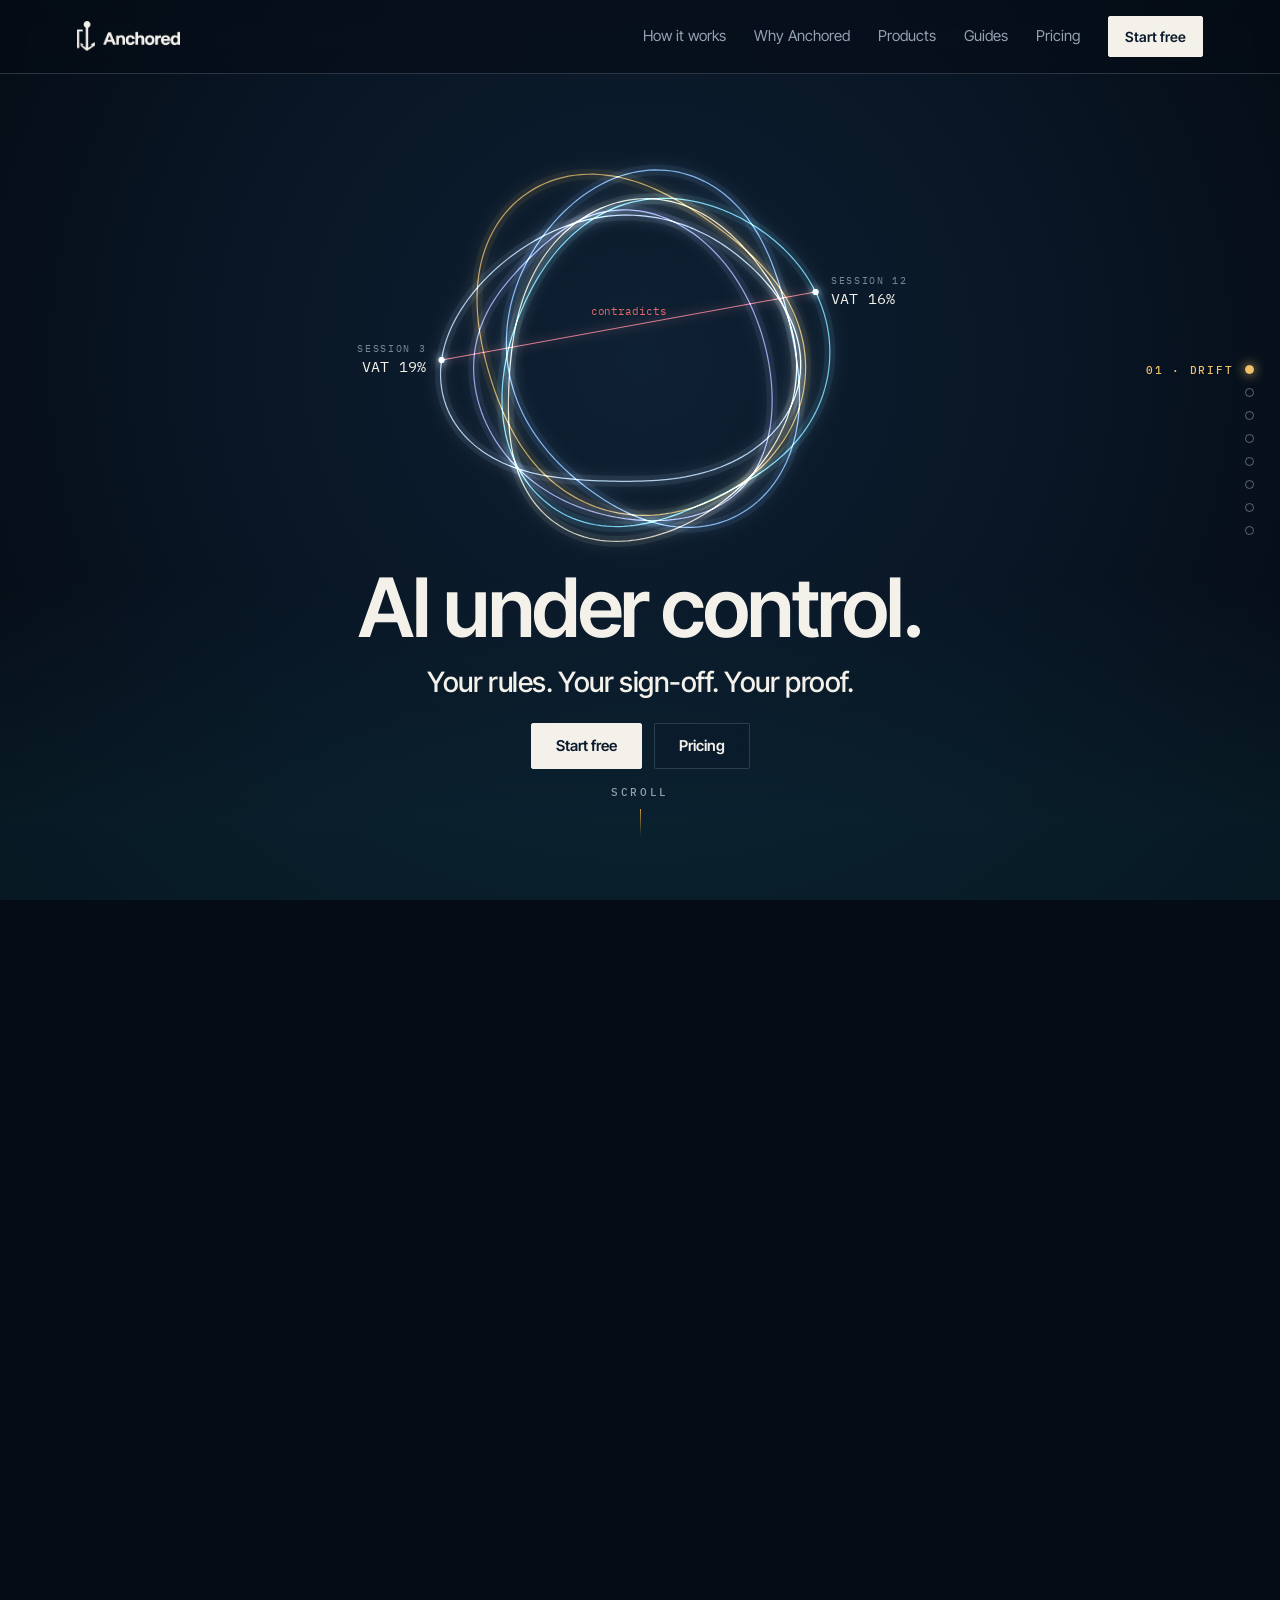
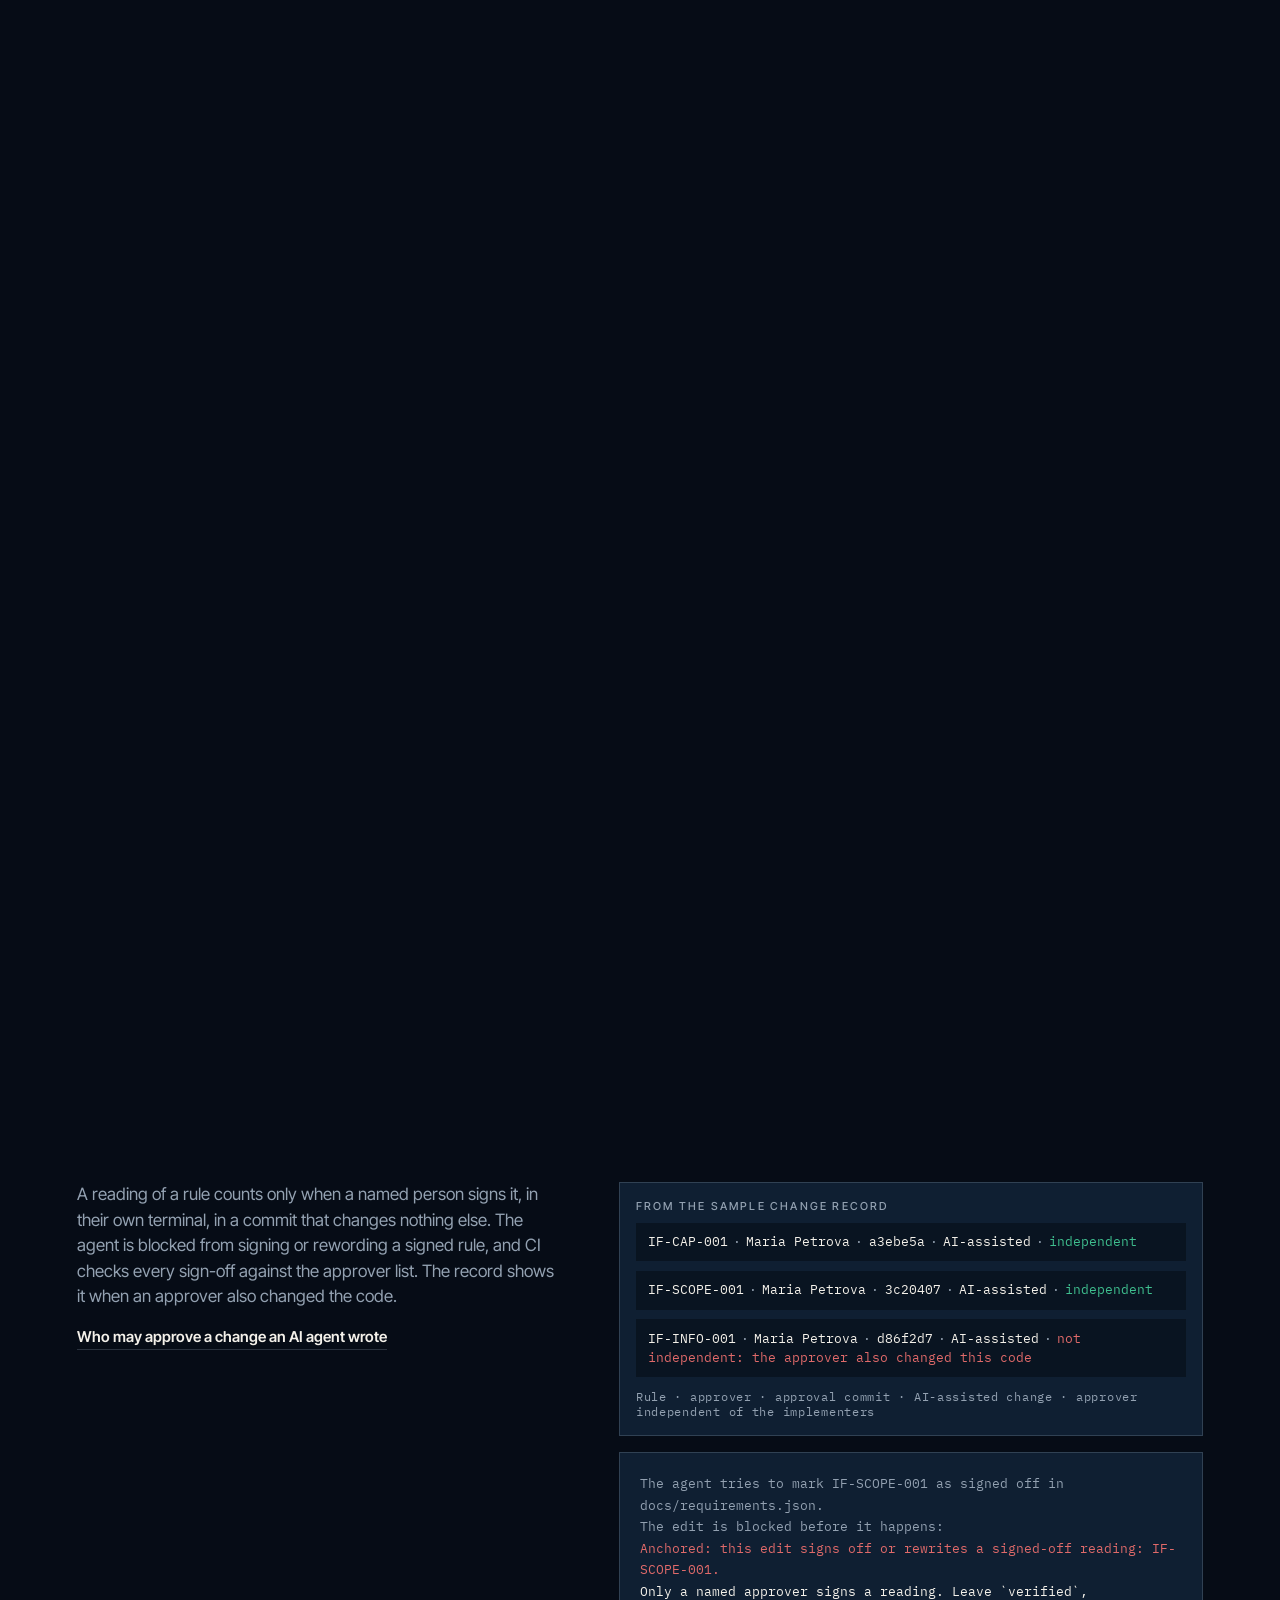
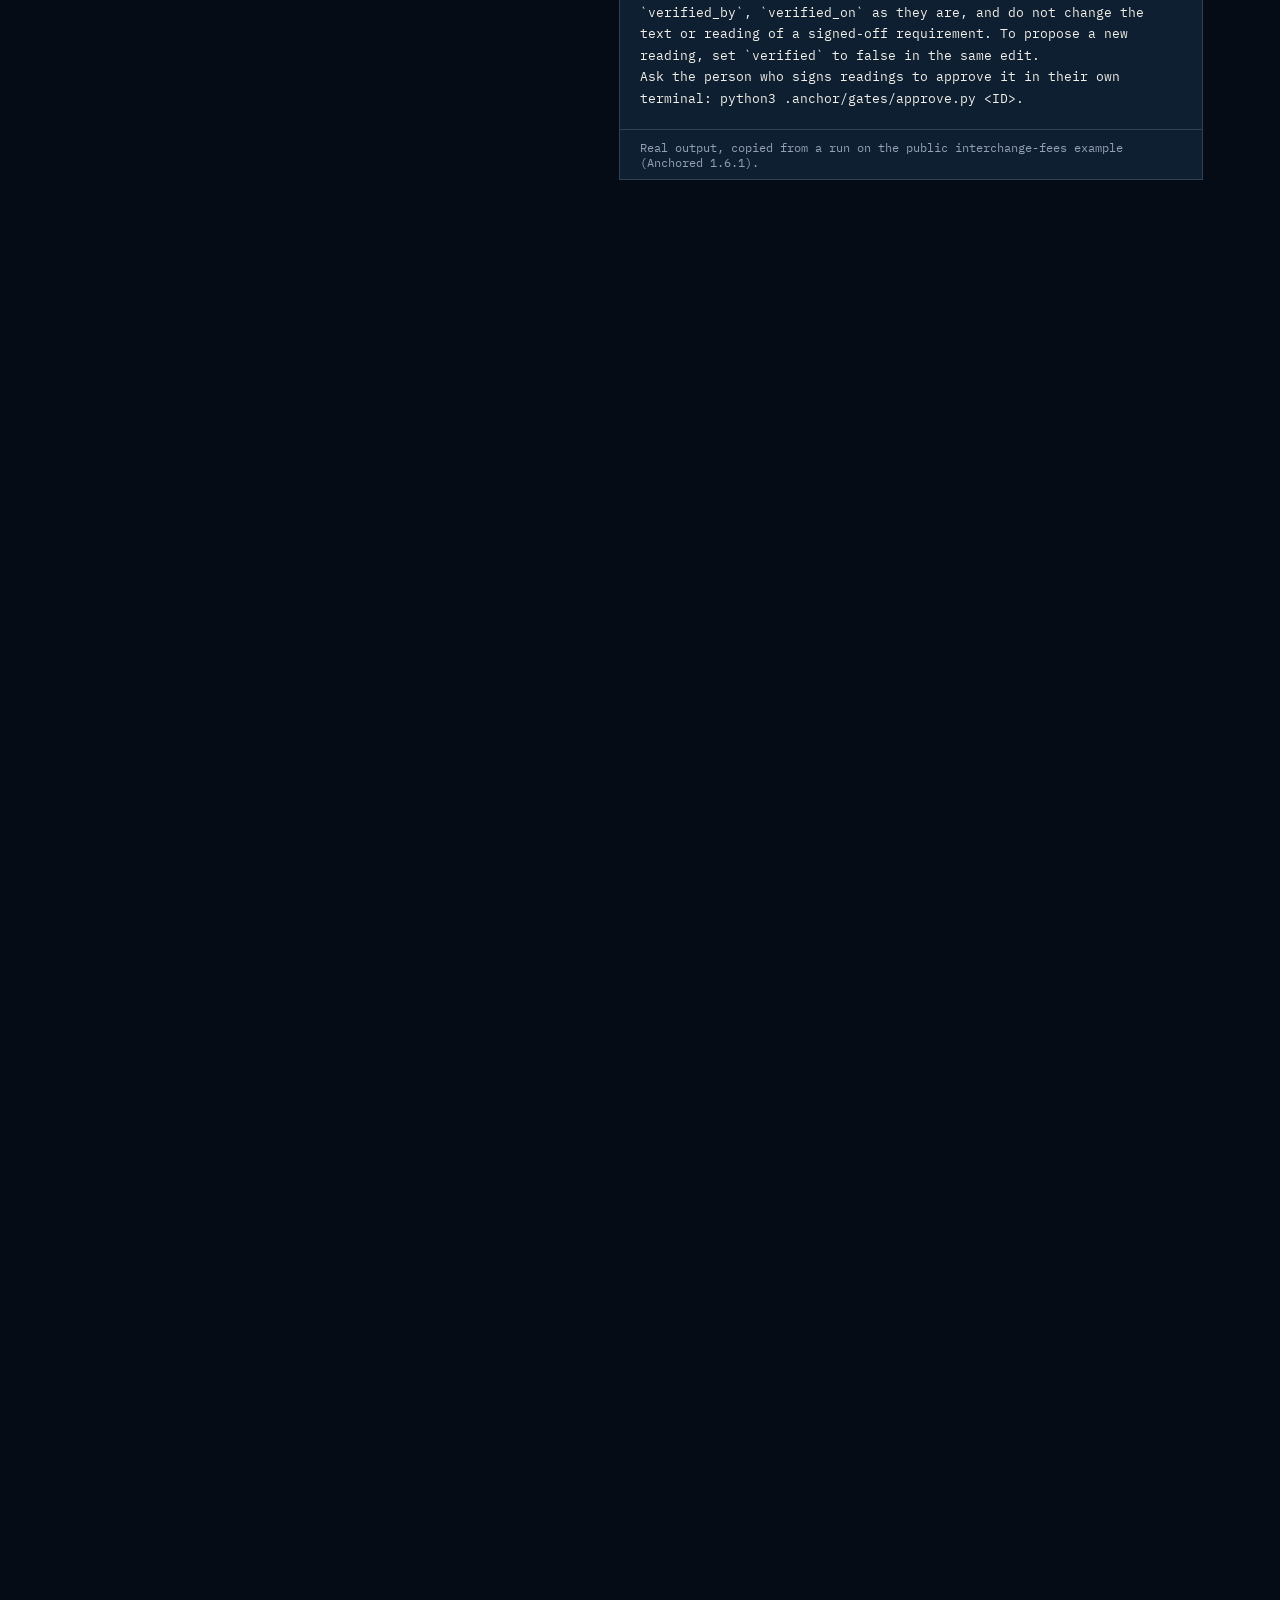
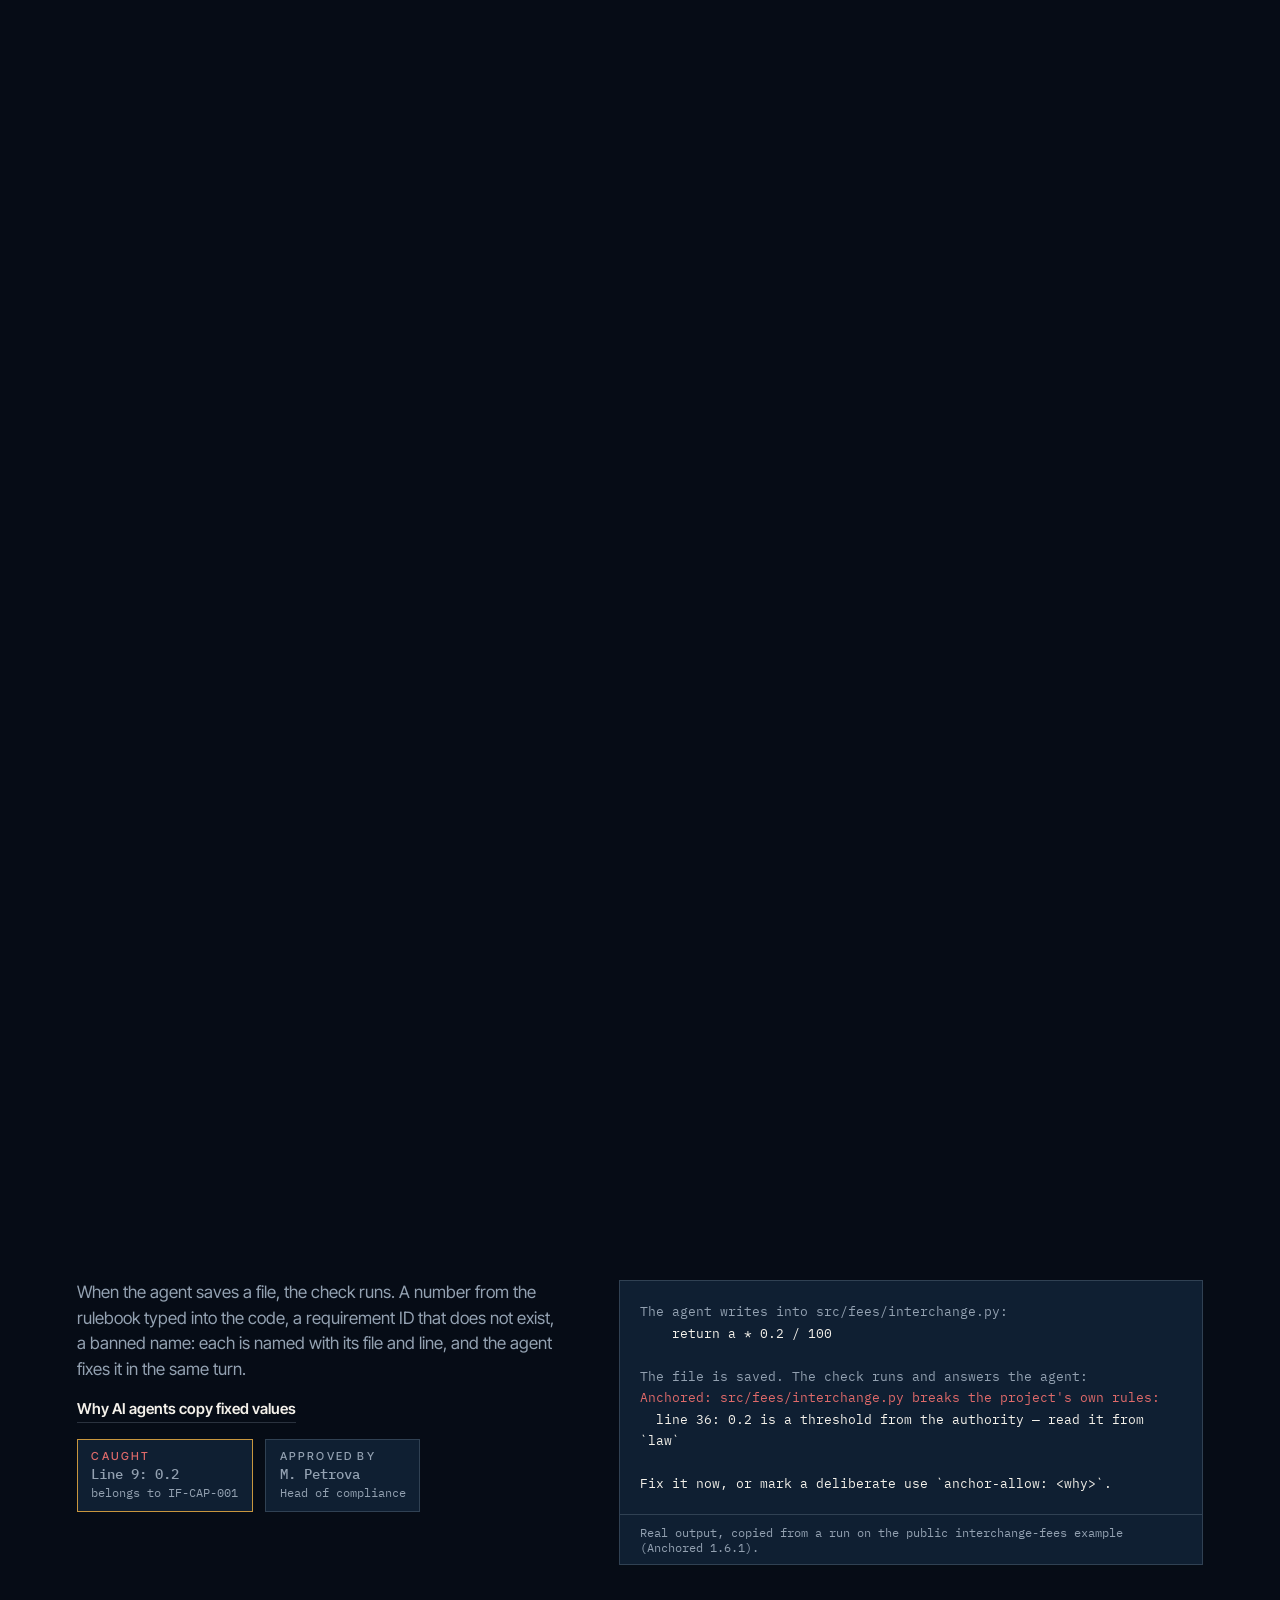
<file: index.html>
<!doctype html>
<html lang="en">
<head>
<meta charset="utf-8">
<meta name="viewport" content="width=device-width,initial-scale=1">
<title>Anchored. AI under control. Your rules. Your sign-off. Your proof.</title>
<meta name="description" content="For fintech and payment teams under DORA: Anchored traces every change your AI coding agent makes to rule-bound code to the rule it implements, the test that proves it and the person who approved it. Free GitHub Action and Claude Code plugin to start.">
<meta property="og:title" content="Anchored. AI under control.">
<meta property="og:description" content="AI under control. Your rules. Your sign-off. Your proof.">
<meta property="og:url" content="https://anchored.newcleardigital.com/">
<meta property="og:type" content="website">
<meta name="theme-color" content="#0b1b2e">
<link rel="canonical" href="https://anchored.newcleardigital.com/">
<link rel="icon" href="brand/favicon-32.png" type="image/png" sizes="32x32">
<link rel="apple-touch-icon" href="brand/apple-touch-icon.png">
<link rel="preload" href="fonts/inter-tight.woff2" as="font" type="font/woff2" crossorigin>
<link rel="preload" href="fonts/ibm-plex-mono-400.woff2" as="font" type="font/woff2" crossorigin>
<style>
/* The scroll film: the page is told over the Anchored film (3d/js/film.js), drawn live on one canvas.
   Each chapter is one beat of the film: "play" scrubs the beat with its headline at the bottom,
   "read" holds the beat's last frame, dimmed, under the details. Navy only: the film is the ground.
   Anchored design system: square, quiet, one brass thread; green and red mean status and come with the word. */
@font-face{font-family:"Inter Tight";src:url(fonts/inter-tight.woff2) format("woff2");font-weight:100 900;font-display:swap}
@font-face{font-family:"IBM Plex Mono";src:url(fonts/ibm-plex-mono-400.woff2) format("woff2");font-weight:400;font-display:swap}
@font-face{font-family:"IBM Plex Mono";src:url(fonts/ibm-plex-mono-500.woff2) format("woff2");font-weight:500;font-display:swap}

:root{
  --navy:#0b1b2e; --paper:#f4f1ea; --brass:#c8963e; --gold:#f0c06a;
  --surface:var(--navy); --sunken:rgba(19,38,59,.78); --ink:var(--paper); --muted:#93a1b1; --border:#93a1b1;
  --hair:rgba(147,161,177,.26); --success:#3fbf8f; --danger:#e06a6a; --focus:var(--brass);
  --success-fill:rgba(46,158,120,.16); --danger-fill:rgba(224,106,106,.16); --accent-fill:rgba(200,150,62,.34);
  --sans:"Inter Tight","Helvetica Neue",Arial,sans-serif;
  --mono:"IBM Plex Mono",ui-monospace,Menlo,monospace;
  --pad:clamp(16px,6vw,96px);
  color-scheme:dark;
}
*,*::before,*::after{box-sizing:border-box}
[hidden]{display:none!important}
html{scroll-behavior:smooth;-webkit-text-size-adjust:100%;overflow-x:clip;background:#060c16}
body{margin:0;background:#060c16;color:var(--ink);font:400 1rem/1.5 var(--sans);-webkit-font-smoothing:antialiased;overflow-x:clip}
h1,h2,h3,p,ul,ol,figure{margin:0}
ul,ol{padding:0;list-style:none}
a{color:var(--ink);text-underline-offset:.2em;text-decoration-thickness:1px}
a:focus-visible,button:focus-visible,summary:focus-visible,[tabindex="0"]:focus-visible{outline:2px solid var(--focus);outline-offset:2px}
.shell{max-width:1280px;margin:0 auto;padding-inline:var(--pad)}
.skip{position:absolute;left:-999px}.skip:focus{left:16px;top:.5rem;z-index:20;background:var(--surface);padding:.5rem .8rem;border:1px solid var(--border)}
h1,h2,h3{font-family:var(--sans);font-weight:600;color:inherit;text-wrap:balance;overflow-wrap:break-word}
h1{font-size:clamp(2.75rem,6.4vw,5.5rem);line-height:1.02;letter-spacing:-.03em}
h2{font-size:clamp(1.9rem,3.6vw,3rem);line-height:1.08;letter-spacing:-.02em}
h3{font-size:1.375rem;line-height:1.27;letter-spacing:-.01em}
.eyebrow{font:500 .75rem/1.33 var(--mono);letter-spacing:.24em;text-transform:uppercase;color:var(--brass)}

/* the film and its dimmer */
#film{position:fixed;inset:0;width:100%;height:100%;display:block;z-index:0}
.scrim{position:fixed;inset:0;z-index:0;background:#050b14;opacity:0;pointer-events:none}
main,.site-footer,.site-header{position:relative;z-index:1}

/* Buttons: square; paper fill (primary) or hairline outline (secondary) */
.button{display:inline-flex;align-items:center;justify-content:center;gap:.5rem;border:1px solid var(--ink);border-radius:2px;padding:.75rem 1.5rem;background:var(--ink);color:var(--navy);font:600 .9375rem/1.33 var(--sans);text-decoration:none;white-space:nowrap;cursor:pointer;transition:background-color .2s,border-color .2s,color .2s}
.button:hover,.header-cta:hover,.cb-copy:hover{background:var(--gold);border-color:var(--gold);color:var(--navy)}
.button:active{transform:translateY(1px)}
.button.ghost{background:rgba(11,27,46,.4);color:var(--ink);border-color:var(--hair);backdrop-filter:blur(6px)}
.button.ghost:hover{background:var(--accent-fill);border-color:var(--gold);color:var(--ink)}
/* Text links: a gold underline draws in from the left */
.text-link,.nav a:not(.header-cta),.footer-links a,.ask .mail,.guide-index h3{background:linear-gradient(var(--gold),var(--gold)) no-repeat 0 100%/0 1px;transition:background-size .3s cubic-bezier(.2,.7,.2,1),color .2s}
.text-link:hover,.nav a:not(.header-cta):hover,.footer-links a:hover,.ask .mail:hover,.guide-index a:hover h3{background-size:100% 1px}
.text-link{display:inline-flex;gap:.4rem;align-items:center;font-weight:600;font-size:.9375rem;color:var(--ink);text-decoration:none;padding-bottom:2px;box-shadow:inset 0 -1px var(--hair)}

/* Header: over the film, fading to it */
.site-header{position:fixed;inset:0 0 auto;z-index:10;display:flex;align-items:center;gap:1.5rem;padding-block:1rem;background:rgba(6,12,22,.62);backdrop-filter:blur(14px);-webkit-backdrop-filter:blur(14px);border-bottom:1px solid var(--hair);max-width:none;padding-inline:max(var(--pad),calc((100% - 1280px) / 2 + var(--pad)))}
.brand{display:inline-flex;align-items:center;text-decoration:none;margin-right:auto}
.brand img{display:block;height:30px;width:auto;transition:transform .3s cubic-bezier(.2,.7,.2,1)}
.brand:hover img{transform:translateY(2px)}
.nav{display:flex;align-items:center;gap:1.75rem;font-size:.9375rem;color:var(--muted)}
.nav a{color:inherit;text-decoration:none}
.nav a:hover{color:var(--ink)}
.header-cta{padding:.55rem 1rem;border:1px solid var(--ink);border-radius:2px;font-size:.875rem;font-weight:600;color:var(--navy)!important;background:var(--ink);white-space:nowrap}
@media (max-width:860px){.nav a:not(.header-cta){display:none}.brand img{height:26px}}

/* Chapter rail: one dot per beat */
.rail{position:fixed;right:clamp(10px,2vw,28px);top:50%;transform:translateY(-50%);z-index:9;display:flex;flex-direction:column;gap:14px}
.rail a{position:relative;display:block;width:9px;height:9px;border:1px solid var(--muted);border-radius:50%;opacity:.6}
.rail a.on{background:var(--gold);border-color:var(--gold);opacity:1;box-shadow:0 0 12px var(--gold)}
.rail a span{position:absolute;right:20px;top:50%;transform:translateY(-50%);font:500 .6875rem var(--mono);letter-spacing:.16em;text-transform:uppercase;color:var(--muted);white-space:nowrap;opacity:0;transition:opacity .2s}
.rail a:hover span,.rail a.on span{opacity:1}
.rail a.on span{color:var(--gold)}
@media (max-width:760px){.rail{display:none}}

/* Play: a sticky stage over the film; each caption owns a stretch of the scroll */
.stage{position:sticky;top:0;height:100vh;height:100svh;pointer-events:none}
.cap{position:absolute;inset:auto 0 clamp(1.75rem,7vh,4.5rem);margin:0 auto;width:min(62rem,calc(100% - 2 * var(--pad)));display:flex;flex-direction:column;align-items:center;gap:1rem;text-align:center;opacity:0;visibility:hidden}
.cap a,.cap button{pointer-events:auto}
.cap .say{font:300 clamp(1.4rem,2.6vw,2.25rem)/1.28 var(--sans);letter-spacing:-.01em;color:var(--ink);text-wrap:balance}
.cap .say b{font-weight:500}
.cap h2{font-size:clamp(2rem,4vw,3.5rem)}
.slogan{font:500 clamp(1.25rem,2.2vw,1.75rem)/1.2 var(--sans);letter-spacing:-.015em}
.hero-actions{display:flex;flex-wrap:wrap;justify-content:center;gap:.75rem;margin-top:.5rem}
.for-line{font:400 .8125rem/1.5 var(--mono);color:var(--muted);max-width:34rem}
.hint-scroll{font:500 .6875rem var(--mono);letter-spacing:.24em;text-transform:uppercase;color:var(--muted)}
.hint-scroll::after{content:"";display:block;width:1px;height:28px;margin:.6rem auto 0;background:linear-gradient(var(--brass),transparent)}
/* highlight that draws in with the words */
.hl{background:linear-gradient(transparent 64%,var(--accent-fill) 64%) no-repeat 0 0/var(--hl,0%) 100%}
.hl.red{background-image:linear-gradient(transparent 64%,var(--danger-fill) 64%)}
.w{display:inline-block;will-change:opacity,filter,transform}

/* Read: details over the dimmed film */
.read{padding-block:18vh 22vh}
.read .shell > * + *{margin-top:clamp(2.5rem,5vw,4rem)}
.rv{opacity:0;transform:translateY(28px);transition:opacity .8s ease,transform .8s cubic-bezier(.2,.7,.2,1)}
.rv.in{opacity:1;transform:none}
.intro{display:grid;grid-template-columns:minmax(0,1.1fr) minmax(0,1fr);align-items:end;gap:1.25rem 3rem;padding-top:1.25rem;border-top:1px solid var(--brass)}
.intro .eyebrow{grid-column:1/-1}
.intro > p:last-child:not(.eyebrow){color:var(--muted);max-width:28rem;justify-self:end}
@media (max-width:860px){.intro{grid-template-columns:minmax(0,1fr)}.intro > p:last-child:not(.eyebrow){justify-self:start}}
.row{display:grid;grid-template-columns:minmax(0,.9fr) minmax(0,1.1fr);gap:clamp(2rem,5vw,5rem);align-items:start}
.row-text{display:flex;flex-direction:column;gap:1rem;align-items:flex-start;font-size:1.0625rem;color:var(--muted)}
.row-text h3{font-size:clamp(1.6rem,2.6vw,2.25rem);line-height:1.12;letter-spacing:-.02em;color:var(--ink)}
.row-pic{min-width:0;display:flex;flex-direction:column;gap:1rem}
@media (max-width:900px){.row{grid-template-columns:minmax(0,1fr)}}
.panel{background:var(--sunken);border:1px solid var(--hair);backdrop-filter:blur(10px)}
.term{margin:0;padding:1.25rem;font:400 .8125rem/1.65 var(--mono);color:var(--ink);white-space:pre-wrap;overflow-wrap:anywhere}
.t-dim{color:var(--muted)}.t-bad{color:var(--danger)}.t-ok{color:var(--success)}
.panel figcaption,.panel .cap-line{padding:.6rem 1.25rem;border-top:1px solid var(--hair);font:400 .75rem var(--mono);color:var(--muted)}
.notes{display:flex;flex-wrap:wrap;gap:.75rem}
.note{display:flex;flex-direction:column;gap:2px;padding:.6rem .85rem;background:var(--sunken);border:1px solid var(--hair);font:400 .8125rem/1.35 var(--mono);backdrop-filter:blur(10px)}
.note span{color:var(--muted);font:500 .6875rem var(--sans);letter-spacing:.2em;text-transform:uppercase}
.note.top{border-color:var(--brass)}.note.top span{color:var(--danger)}
.note b{font:500 .875rem var(--mono)}
.note small{color:var(--muted);font-size:.75rem}
.ledger{padding:1rem}
.ledger-head,.ledger-foot{font:500 .6875rem var(--sans);letter-spacing:.2em;text-transform:uppercase;color:var(--muted)}
.ledger-foot{letter-spacing:.06em;text-transform:none;font:400 .75rem var(--mono);margin-top:.75rem}
.rec{margin-top:.6rem;padding:.6rem .75rem;background:rgba(6,12,22,.6);font:400 .8125rem/1.5 var(--mono)}
.rec .sep{color:var(--muted);padding:0 .4em}
.rec .yes{color:var(--success)}.rec .no{color:var(--danger)}

/* Tables */
.window-header{display:flex;flex-wrap:wrap;align-items:center;gap:.5rem 1rem;padding:.75rem 1.25rem;border-bottom:1px solid var(--hair);color:var(--muted);font:500 .75rem var(--mono);letter-spacing:.06em}
.window-title{margin-right:auto;color:var(--ink)}
.scroll{overflow-x:auto}
table{width:100%;border-collapse:collapse;font-size:.9375rem}
th,td{text-align:left;padding:.9rem 1.25rem;border-bottom:1px solid var(--hair);vertical-align:middle}
th{font:500 .75rem var(--sans);letter-spacing:.2em;text-transform:uppercase;color:var(--muted)}
tbody tr:last-child td{border-bottom:0}
td.id{font:500 .875rem var(--mono);white-space:nowrap}
td.loc{font:400 .8125rem var(--mono);color:var(--muted);white-space:nowrap}
.sig span{font:500 .875rem var(--mono);white-space:nowrap}
td .ok{display:inline-flex;align-items:center;gap:.4rem;font:400 .8125rem/1.38 var(--mono);padding:2px .5rem;border:1px solid currentColor;border-radius:2px;white-space:nowrap;color:var(--success)}
td .ok::before{content:"";width:6px;height:6px;background:currentColor}
table.mini{min-width:30rem}
.uc-table{min-width:40rem}
.uc-table td{vertical-align:top;padding-block:1.1rem}
.uc-table td b{display:block;font-weight:600}
.uc-table td small{display:block;margin-top:.15rem;color:var(--muted);font-size:.8125rem}
.uc-table td.uc-ask{color:var(--muted);font-style:italic}
.uc-table td:last-child{font-weight:500}
.why-title{font:500 .75rem var(--sans);letter-spacing:.2em;text-transform:uppercase;color:var(--muted);margin-bottom:.75rem}

/* Products */
.starts{display:grid;grid-template-columns:repeat(3,minmax(0,1fr));gap:1rem}
.start-card{min-width:0;display:flex;flex-direction:column;gap:1rem;padding:clamp(1.5rem,3vw,2rem)}
.start-card.toolkit{border-color:var(--brass)}
.who-for{font:500 .75rem var(--sans);letter-spacing:.2em;text-transform:uppercase;color:var(--muted)}
.start-card > p{color:var(--muted)}
.snippet{margin:0;padding:1rem;background:rgba(6,12,22,.6);color:var(--ink);font:400 .8125rem/1.6 var(--mono);white-space:pre-wrap;overflow-wrap:break-word}
.snippet.has{display:flex;flex-direction:column;gap:.35rem;font:400 .875rem/1.5 var(--sans)}
.snippet.has li,.offer li{position:relative;padding-left:1.1rem}
.snippet.has li::before,.offer li::before{content:"";position:absolute;left:0;top:.6em;width:6px;height:6px;background:var(--brass)}
.hint{color:var(--muted);font-size:.875rem}
.hint code{font:400 .8125rem var(--mono);color:var(--ink)}
.buy{display:flex;flex-wrap:wrap;gap:.5rem;margin-top:auto;padding-top:.5rem}
@media (max-width:1100px){.starts{grid-template-columns:minmax(0,1fr)}}
.offers{display:grid;grid-template-columns:repeat(3,minmax(0,1fr));gap:1rem;padding-bottom:1.25rem}
.offer{display:flex;flex-direction:column;gap:1rem;padding:clamp(1.5rem,3vw,2rem)}
.offer h3{font-size:1.375rem}
.price{font:600 clamp(2.5rem,4vw,3rem)/1 var(--sans);letter-spacing:-.025em}
.price small{font:400 .9375rem var(--sans);letter-spacing:0;color:var(--muted)}
.offer ul{display:flex;flex-direction:column;gap:.5rem;padding-top:1rem;border-top:1px solid var(--hair)}
.after{margin-top:1.25rem;color:var(--muted);font-size:.875rem;line-height:1.43;max-width:46rem}
@media (max-width:1020px){.offers{grid-template-columns:1fr}}

/* Folds */
details{border-bottom:1px solid var(--hair)}
summary{cursor:pointer;list-style:none;display:flex;justify-content:space-between;align-items:center;gap:1rem;padding:1.1rem 0;font:600 1.125rem/1.35 var(--sans);letter-spacing:-.01em}
summary::-webkit-details-marker{display:none}
summary::after{content:"+";flex:none;font:400 1.25rem/1 var(--mono);color:var(--brass)}
details[open] summary::after{content:"\2212"}
details > p{padding:0 0 1.25rem;color:var(--muted);max-width:44rem}
.plans{border-top:1px solid var(--brass)}
.plans > summary{flex-wrap:wrap;gap:.5rem 2rem;padding-block:1.25rem}
.plans > summary h3{font-size:clamp(1.5rem,2.4vw,2rem)}
.plans-note{margin-left:auto;color:var(--muted);font:400 1rem/1.5 var(--sans);max-width:32rem}
@media (max-width:640px){.plans-note{display:none}}

/* Why */
.why{display:grid;grid-template-columns:repeat(2,minmax(0,1fr));gap:1rem}
.why-col{padding:1.5rem 1.75rem}
.why-list{counter-reset:w}
.why-list li{counter-increment:w;position:relative;display:flex;flex-direction:column;gap:.3rem;padding:1.1rem 0 1.1rem 2.5rem;border-top:1px solid var(--hair)}
.why-list li:first-child{border-top:0}
.why-list li::before{content:"0" counter(w);position:absolute;left:0;top:1.2rem;font:500 .8125rem var(--mono);color:var(--brass)}
.why-list b{font-size:1.25rem;font-weight:600;letter-spacing:-.01em;line-height:1.3}
.why-list span{color:var(--muted);line-height:1.5}
.why-list .saves,.why-list .others{margin-top:.35rem;color:var(--ink);font-size:.9375rem}
.vlab2{display:block;font:500 .6875rem var(--sans);letter-spacing:.2em;text-transform:uppercase;margin-bottom:.1rem}
.saves .vlab2{color:var(--success)}.others .vlab2{color:var(--muted)}
.why-sum{margin:.5rem 0 0 2.5rem;padding:.9rem 1rem;background:rgba(6,12,22,.6);font-weight:600}
@media (max-width:900px){.why{grid-template-columns:minmax(0,1fr)}.why-sum{margin-left:0}}
.vlab{display:none}
.compare{border-top:1px solid var(--hair)}
.chead,.crow{display:grid;grid-template-columns:minmax(0,.8fr) minmax(0,1fr) minmax(0,1.1fr) minmax(0,1.1fr)}
.chead p{padding:.9rem 1.25rem .9rem 0;font:500 .75rem var(--sans);letter-spacing:.2em;text-transform:uppercase;color:var(--muted)}
.chead p:last-child{color:var(--ink);padding-left:1.25rem}
.crow{border-top:1px solid var(--hair)}
.crow > *{padding:1.15rem 1.25rem 1.15rem 0;line-height:1.5}
.cwho b{display:block;font-weight:600}
.cwho small{display:block;margin-top:.2rem;color:var(--muted);font-size:.8125rem}
.cgood,.cgap{color:var(--muted)}
.cus{padding-left:1.25rem!important;color:var(--ink);font-weight:500;box-shadow:inset 2px 0 0 var(--brass)}
@media (max-width:900px){.chead{display:none}.crow{grid-template-columns:minmax(0,1fr)}.crow > *{padding:.35rem 0}.cwho{padding-top:1.1rem!important}.cus{padding:.75rem 1rem!important;margin:.4rem 0 1.1rem}.vlab{display:block;font:500 .6875rem var(--sans);letter-spacing:.2em;text-transform:uppercase;color:var(--muted);margin-bottom:.15rem}}

/* Proof numbers, trust, guides, questions */
.proof{display:grid;grid-template-columns:repeat(4,minmax(0,1fr));gap:1rem}
.proof > div{padding:1.5rem;display:flex;flex-direction:column;gap:.6rem;align-items:flex-start}
.stat{font:500 clamp(2.25rem,4vw,3rem)/1 var(--mono);letter-spacing:-.02em;color:var(--gold)}
.proof p:not(.stat){color:var(--muted)}
@media (max-width:1000px){.proof{grid-template-columns:repeat(2,minmax(0,1fr))}}
@media (max-width:560px){.proof{grid-template-columns:1fr}}
.trust{display:grid;grid-template-columns:repeat(2,minmax(0,1fr));gap:1rem}
.trust > div{padding:1.5rem;display:flex;flex-direction:column;gap:.6rem}
.trust p{color:var(--muted)}
@media (max-width:860px){.trust{grid-template-columns:1fr}}
.guide-index{border-top:1px solid var(--brass)}
.guide-index li{border-bottom:1px solid var(--hair)}
.guide-index a{display:grid;grid-template-columns:minmax(0,5fr) minmax(0,7fr);gap:.5rem 2rem;align-items:baseline;padding:1.25rem 0;text-decoration:none;color:var(--ink)}
.guide-index a:hover h3{color:var(--gold)}
.guide-index h3{font-size:1.125rem;line-height:1.3;transition:color .2s}
.guide-index p{color:var(--muted)}
@media (max-width:760px){.guide-index a{grid-template-columns:minmax(0,1fr)}}
.faq-wrap{display:grid;grid-template-columns:.8fr 1.2fr;gap:clamp(2rem,6vw,6rem);align-items:stretch}
@media (max-width:980px){.faq-wrap{grid-template-columns:1fr}}
.ask{display:flex;flex-direction:column;gap:1rem;padding:clamp(1.75rem,4vw,3rem)}
.ask .body{color:var(--muted)}
.ask .who-is{font:400 .875rem var(--mono);color:var(--muted)}
.ask .actions{display:flex;flex-wrap:wrap;align-items:center;gap:1rem 1.5rem}
.ask .mail{font:500 .9375rem var(--mono);color:var(--ink);overflow-wrap:anywhere}
.cta-install{display:flex;flex-wrap:wrap;align-items:center;gap:.75rem 1rem;margin-top:auto;padding-top:1.25rem;border-top:1px solid var(--hair);color:var(--muted);font-size:.9375rem}
.ask .fine{color:var(--muted);font:400 .8125rem var(--mono)}
.faq{border-top:1px solid var(--hair)}

/* Footer */
.paid{position:relative;z-index:11;background:var(--success-fill);padding-block:1rem;border-bottom:1px solid var(--hair);margin-top:4.5rem}
.site-footer{padding-block:3rem 1.5rem;max-width:none;padding-inline:max(var(--pad),calc((100% - 1280px) / 2 + var(--pad)));background:#060c16}
/* the closing shot: the scrim lifts and the anchor holds, then the footer */
.rest{height:110vh;height:110svh}
.footer-top{display:grid;grid-template-columns:minmax(0,1fr) minmax(0,auto);gap:2.5rem 4rem;margin-bottom:3rem;padding-top:2rem;border-top:1px solid var(--brass)}
.footer-brand .brand img{height:30px}
.footer-brand p{margin-top:1rem;max-width:26rem;color:var(--muted);font-size:.875rem}
.foot-slogan{font-weight:600;color:var(--ink)!important;font-size:1rem!important}
.footer-links{display:flex;gap:clamp(3rem,9vw,8rem)}
.footer-links > div{display:flex;flex-direction:column;gap:.55rem;min-width:6rem}
.footer-links a{width:max-content;color:var(--muted);font-size:.9375rem;text-decoration:none}
.footer-links a:hover{color:var(--ink)}
.footer-label{margin-bottom:.25rem;color:var(--muted);font:500 .75rem var(--sans);letter-spacing:.2em;text-transform:uppercase}
.legal{margin:0 0 1.25rem;color:var(--muted);font-size:.8125rem}
.footer-bottom{display:flex;flex-wrap:wrap;justify-content:space-between;gap:.6rem 2rem;padding-top:1rem;border-top:1px solid var(--hair);color:var(--muted);font:400 .75rem var(--mono)}
@media (max-width:760px){.footer-top{grid-template-columns:minmax(0,1fr)}.footer-links{gap:3rem}}

/* Contact window */
dialog.contact-box{border:1px solid var(--hair);border-radius:0;padding:0;width:min(30rem,calc(100% - 32px));background:var(--navy);color:var(--ink)}
dialog.contact-box::backdrop{background:rgba(5,11,20,.7)}
.cb{padding:1.5rem;display:flex;flex-direction:column;gap:1rem}
.cb-head{display:flex;justify-content:space-between;align-items:start;gap:1rem}
.cb h2{font-size:1.375rem;letter-spacing:-.01em}
.cb p{color:var(--muted)}
.cb-x{border:0;background:transparent;color:var(--muted);font:400 1.6rem/1 var(--sans);cursor:pointer;padding:.1rem .4rem}
.cb-addr{display:flex;align-items:center;justify-content:space-between;gap:.8rem;padding:.4rem .4rem .4rem .9rem;background:#13263b}
.cb-addr b{font:500 .9375rem var(--mono);overflow-wrap:anywhere}
.cb-copy{font:600 .875rem var(--sans);border:1px solid var(--ink);background:var(--ink);color:var(--navy);border-radius:2px;padding:.6rem .9rem;cursor:pointer;white-space:nowrap}
.cb-ways{display:grid;grid-template-columns:repeat(3,minmax(0,1fr));gap:.5rem}
.cb-ways a{display:flex;justify-content:center;font-weight:600;font-size:.875rem;text-decoration:none;color:var(--ink);border:1px solid var(--hair);border-radius:2px;padding:.7rem .4rem;text-align:center}
.cb-ways a:hover{border-color:var(--ink)}
@media (max-width:480px){.cb-ways{grid-template-columns:1fr}}

/* Without the script: no film, a plain readable page */
html:not(.js) .stage{position:static;height:auto;padding:7rem 0 2rem}
html:not(.js) .cap{position:static;opacity:1;visibility:visible;margin:0 auto 3rem}
html:not(.js) .rv{opacity:1;transform:none}
html:not(.js) .hl{--hl:100%}
/* Page transition to and from the guides and the sample: crossfade, the header stays put (inner.css has the same) */
@view-transition{navigation:auto}
.site-header{view-transition-name:site-header}
@media (prefers-reduced-motion:reduce){html{scroll-behavior:auto}.rv{transition:none}@view-transition{navigation:none}}
/* Phones: backdrop blur over a canvas that redraws every frame is too slow; solid fills instead */
@media (max-width:860px),(pointer:coarse){
  .site-header,.panel,.note,.button.ghost{backdrop-filter:none;-webkit-backdrop-filter:none}
  .site-header{background:#060c16}
  .panel,.note{background:rgba(19,38,59,.94)}
}
/* Phones (2026-11-14): parallel items become one swipe deck, so each screen holds one thing and nothing is cut.
   Buttons above a deck jump to an item and show which is in view; without the script the deck still swipes. */
.deck-tabs,.uclab{display:none}
.read .shell > .deck-tabs:first-child + *{margin-top:0}
@media (max-width:640px){
  .read{padding-block:7vh 9vh}
  .read .shell > * + *{margin-top:2.25rem}
  .row{gap:1.5rem}
  .read .shell > .deck-tabs + .deck{margin-top:0}
  .decks .deck-tabs{display:flex;margin-bottom:.75rem;border:1px solid var(--hair);background:#060c16}
  .deck-tabs .tab{flex:1;min-height:44px;padding:.6rem .4rem;border:0;border-right:1px solid var(--hair);background:transparent;color:var(--muted);font:500 .6875rem/1.2 var(--mono);letter-spacing:.14em;text-transform:uppercase;cursor:pointer;white-space:nowrap}
  .deck-tabs .tab:last-child{border-right:0}
  .deck-tabs .tab[aria-current="true"]{color:var(--ink);box-shadow:inset 0 -2px 0 var(--brass)}
  .deck,.uc-table tbody{display:flex!important;gap:12px;overflow-x:auto;scroll-snap-type:x mandatory;overscroll-behavior-x:contain;
    margin-inline:calc(var(--pad) * -1);padding-inline:var(--pad);scroll-padding-inline:var(--pad);scrollbar-width:none;align-items:stretch}
  .deck::-webkit-scrollbar,.uc-table tbody::-webkit-scrollbar{display:none}
  .deck > *{flex:0 0 88%;min-width:0;scroll-snap-align:start}
  .offers.deck{padding-bottom:1.25rem}
  .why-col{padding:1.1rem 1rem 1.25rem}
  .why-list li{padding-left:2rem}
  .why-sum{margin-left:0}
  .uc .panel{background:none;border:0}
  .uc .scroll{overflow:visible}
  .uc-table{min-width:0;display:block}
  .uc-table thead{display:none}
  .uc-table tr{display:flex;flex-direction:column;gap:.75rem;flex:0 0 80%;scroll-snap-align:start;padding:1rem;border:1px solid var(--hair);background:rgba(19,38,59,.94)}
  .uc-table td{display:block;padding:0;border:0}
  .uc-table .uclab{display:block;font:500 .6875rem var(--sans);letter-spacing:.2em;text-transform:uppercase;color:var(--muted);font-style:normal;margin-bottom:.2rem}
  .proof{grid-template-columns:repeat(2,minmax(0,1fr));gap:.6rem}
  .proof > div{padding:1rem .85rem 1.15rem}
  .stat{font-size:2rem}
  .trust{gap:.6rem}
  .trust > div{padding:1.15rem 1rem}
  .faq-wrap{gap:2rem}
}
</style>
</head>
<body>
<a class="skip" href="#main">Skip to content</a>
<canvas id="film" aria-hidden="true"></canvas>
<div class="scrim" aria-hidden="true"></div>

<header class="site-header shell">
  <a class="brand" href="#top" aria-label="Anchored, home"><img src="brand/anchored-logo-paper.png" width="479" height="139" alt="Anchored"></a>
  <nav class="nav" aria-label="Main">
    <a href="#how">How it works</a>
    <a href="#value">Why Anchored</a>
    <a href="#start">Products</a>
    <a href="#guides">Guides</a>
    <a href="#pricing">Pricing</a>
    <a class="header-cta" data-free="header" href="#start">Start free</a>
  </nav>
</header>
<nav class="rail" aria-label="Chapters"></nav>

<div class="paid" id="paid" hidden role="status"><div class="shell">Thank you for your order. On the order page, click <b>Connect GitHub account</b> and GitHub emails you access to the repository. Questions: <a href="mailto:office@newcleardigital.com">office@newcleardigital.com</a></div></div>
<main id="main">

<!-- 1 · drift: the hero, then the problem, while the session rings pull apart -->
<section class="ch" id="top" data-name="Drift" aria-labelledby="hero-title">
  <div class="play"><div class="stage">
    <div class="cap">
      <h1 id="hero-title" data-words>AI under control.</h1>
      <p class="slogan" data-words>Your rules. Your sign-off. Your proof.</p>
      <div class="hero-actions">
        <a class="button" data-free="hero" href="#start">Start free</a>
        <a class="button ghost" href="#pricing">Pricing</a>
      </div>
      <p class="hint-scroll" aria-hidden="true">Scroll</p>
    </div>
    <div class="cap">
      <p class="say" data-words>AI that can’t drift from your rules, and can’t slip a mistake into your release.</p>
      <p class="for-line">For fintech and payment code under DORA, and any code that must follow a written rulebook.</p>
    </div>
    <div class="cap">
      <p class="eyebrow">The problem</p>
      <h2 data-words>AI writes the code and the tests. Who checks both against the rule?</h2>
    </div>
    <div class="cap"><p class="say" data-words>In regulated software (fintech, insurance, anything bound by a law, standard or contract), <span class="hl red">“the AI wrote it and it looks right” won’t pass an audit.</span></p></div>
    <div class="cap"><p class="say" data-words>Teams must show that each rule from the outside authority <span class="hl">became code, was tested, and was checked by a named person.</span></p></div>
    <div class="cap"><p class="say" data-words>Today that proof sits in <b>spreadsheets, Jira tickets and memory.</b></p></div>
    <div class="cap"><p class="say" data-words>AI agents don’t keep it, and they drift: <span class="hl red">session 12 quietly contradicts session 3.</span></p></div>
  </div></div>
</section>

<!-- 2 · weight: the clauses of the law become rules on one ring -->
<section class="ch" id="how" data-name="Rules">
  <div class="play"><div class="stage">
    <div class="cap">
      <p class="eyebrow">How it works</p>
      <h2 data-words>They give the AI the rules. We make it follow them.</h2>
    </div>
    <div class="cap"><p class="say" data-words>A person signs each rule first. Anchored checks every change as the AI writes it, and again before release.</p></div>
  </div></div>
</section>

<!-- 3 · signature: the AI is refused, a named person signs -->
<section class="ch" data-name="Sign-off">
  <div class="play"><div class="stage">
    <div class="cap"><p class="eyebrow">Sign-off</p><h2 data-words>The AI cannot approve itself</h2></div>
  </div></div>
  <div class="read"><div class="shell">
    <div class="row">
      <div class="row-text">
        <p>A reading of a rule counts only when a named person signs it, in their own terminal, in a commit that changes
          nothing else. The agent is blocked from signing or rewording a signed rule, and CI checks every sign-off against
          the approver list. The record shows it when an approver also changed the code.</p>
        <a class="text-link" href="guides/ai-change-approval-independence.html">Who may approve a change an AI agent wrote</a>
      </div>
      <div class="row-pic">
        <div class="ledger panel" aria-label="Three lines from the sample change record">
          <p class="ledger-head">From the sample change record</p>
          <p class="rec">IF-CAP-001<span class="sep">·</span>Maria Petrova<span class="sep">·</span>a3ebe5a<span class="sep">·</span>AI-assisted<span class="sep">·</span><span class="yes">independent</span></p>
          <p class="rec">IF-SCOPE-001<span class="sep">·</span>Maria Petrova<span class="sep">·</span>3c20407<span class="sep">·</span>AI-assisted<span class="sep">·</span><span class="yes">independent</span></p>
          <p class="rec">IF-INFO-001<span class="sep">·</span>Maria Petrova<span class="sep">·</span>d86f2d7<span class="sep">·</span>AI-assisted<span class="sep">·</span><span class="no">not independent: the approver also changed this code</span></p>
          <p class="ledger-foot">Rule · approver · approval commit · AI-assisted change · approver independent of the implementers</p>
        </div>
        <figure class="panel">
<pre class="term"><span class="t-dim">The agent tries to mark IF-SCOPE-001 as signed off in docs/requirements.json.</span>
<span class="t-dim">The edit is blocked before it happens:</span>
<span class="t-bad">Anchored: this edit signs off or rewrites a signed-off reading: IF-SCOPE-001.</span>
Only a named approver signs a reading. Leave `verified`, `verified_by`, `verified_on` as they are, and do not change the text or reading of a signed-off requirement. To propose a new reading, set `verified` to false in the same edit.
Ask the person who signs readings to approve it in their own terminal: python3 .anchor/gates/approve.py &lt;ID&gt;.</pre>
          <figcaption>Real output, copied from a run on the public interchange-fees example (Anchored 1.6.1).</figcaption>
        </figure>
      </div>
    </div>
  </div></div>
</section>

<!-- 4 · catch: a number from the law, refused on save -->
<section class="ch" data-name="Caught">
  <div class="play"><div class="stage">
    <div class="cap"><p class="eyebrow">On save</p><h2 data-words>Caught while the AI types</h2></div>
  </div></div>
  <div class="read"><div class="shell">
    <div class="row">
      <div class="row-text">
        <p>When the agent saves a file, the check runs. A number from the rulebook typed into the code, a requirement ID
          that does not exist, a banned name: each is named with its file and line, and the agent fixes it in the same turn.</p>
        <a class="text-link" href="guides/ai-agents-copy-fixed-values.html">Why AI agents copy fixed values</a>
        <div class="notes" aria-hidden="true">
          <div class="note top"><span>Caught</span><b>Line 9: 0.2</b><small>belongs to IF-CAP-001</small></div>
          <div class="note"><span>Approved by</span><b>M. Petrova</b><small>Head of compliance</small></div>
        </div>
      </div>
      <div class="row-pic">
        <figure class="panel">
<pre class="term"><span class="t-dim">The agent writes into src/fees/interchange.py:</span>
    return a * 0.2 / 100

<span class="t-dim">The file is saved. The check runs and answers the agent:</span>
<span class="t-bad">Anchored: src/fees/interchange.py breaks the project's own rules:</span>
  line 36: 0.2 is a threshold from the authority — read it from `law`

Fix it now, or mark a deliberate use `anchor-allow: &lt;why&gt;`.</pre>
          <figcaption>Real output, copied from a run on the public interchange-fees example (Anchored 1.6.1).</figcaption>
        </figure>
      </div>
    </div>
  </div></div>
</section>

<!-- 5 · gate: every push runs the gates; one fails, then all pass -->
<section class="ch" data-name="Gates">
  <div class="play"><div class="stage">
    <div class="cap"><p class="eyebrow">In CI</p><p class="say" data-words>Your build runs the same checks again, and <span class="hl">a rule without a passing test fails it.</span></p></div>
  </div></div>
  <div class="read"><div class="shell">
    <figure class="panel">
<pre class="term"><span class="t-dim">$ bash .anchor/gates/run.sh      (in CI, on every push; excerpt)</span>
<span class="t-ok">OK</span>  catalogue well formed  ·  4 requirements, 3 declared domain(s)  ·  all verified
<span class="t-ok">OK</span>  boundary named  ·  6 anchored, 2 exempt  (75% anchored)
<span class="t-bad">FAIL</span>  requirement IDs cited in code that are absent from the catalogue — 1:
  IF-CAP-999  at src/fees/interchange.py:34

An ID not in the catalogue proves nothing. Add the requirement, or fix the typo.
<span class="t-ok">OK</span>  no authority threshold outside law  ·  2 watched value(s), generated from the requirements
<span class="t-ok">OK</span>  checks Anchored 1.6.1, fingerprint 7715b6ff279e, intact

<span class="t-bad">GATES FAILED</span></pre>
      <figcaption>The build fails. Real output, copied from a run on the public interchange-fees example (Anchored 1.6.1).</figcaption>
    </figure>
  </div></div>
</section>

<!-- 6 · proof: the line becomes the record -->
<section class="ch" data-name="Proof">
  <div class="play"><div class="stage">
    <div class="cap"><p class="eyebrow">The record</p><h2 data-words>Proof for internal audit and the regulator</h2></div>
  </div></div>
  <div class="read"><div class="shell">
    <div class="row" id="record">
      <div class="row-text">
        <p>One command exports the change record for the current commit: the rule and its article, the agreed reading,
          who approved it and in which commit, where it is implemented, who changed that code, whether an AI helped,
          whether the approver is independent, and the test that proves it. As CSV or a printable page.</p>
        <a class="text-link" data-free="sample-row" href="sample/dora-change-record.html">See the sample DORA change record</a>
      </div>
      <figure class="panel">
        <div class="window-header"><span class="window-title">Traceability · interchange-fees</span><span>Generated, do not edit</span></div>
        <div class="scroll" tabindex="0" aria-label="Traceability table">
          <table class="mini">
            <thead><tr><th>Rule</th><th>Approved by</th><th>Test</th><th>Status</th></tr></thead>
            <tbody>
              <tr><td class="id">IF-CAP-001</td><td><span class="sig"><span>M. Petrova</span></span></td><td class="loc">test_interchange.py:13</td><td><span class="ok">Proved</span></td></tr>
              <tr><td class="id">IF-CAP-002</td><td><span class="sig"><span>M. Petrova</span></span></td><td class="loc">test_interchange.py:18</td><td><span class="ok">Proved</span></td></tr>
              <tr><td class="id">IF-SCOPE-001</td><td><span class="sig"><span>M. Petrova</span></span></td><td class="loc">test_interchange.py:23</td><td><span class="ok">Proved</span></td></tr>
              <tr><td class="id">IF-INFO-001</td><td><span class="sig"><span>M. Petrova</span></span></td><td class="loc">test_interchange.py:27</td><td><span class="ok">Proved</span></td></tr>
            </tbody>
          </table>
        </div>
      </figure>
    </div>
    <div class="uc">
      <p class="why-title">When someone asks for proof</p>
      <div class="panel scroll"><table class="uc-table">
        <thead><tr><th>Who asks</th><th>They ask</th><th>You show</th></tr></thead>
        <tbody tabindex="0" aria-label="When someone asks for proof">
          <tr><td><b>Internal audit</b><small>Required by DORA, on a regular plan.</small></td><td class="uc-ask"><span class="uclab">They ask</span>“How was this change controlled?”</td><td><span class="uclab">You show</span>The record: rule, test, approver. One file.</td></tr>
          <tr><td><b>The regulator</b><small>The national supervisor can ask any time.</small></td><td class="uc-ask"><span class="uclab">They ask</span>“Show us the evidence for this release.”</td><td><span class="uclab">You show</span>The record for that release. Nothing rebuilt by hand.</td></tr>
          <tr><td><b>The external auditor</b><small>Part of the yearly audit.</small></td><td class="uc-ask"><span class="uclab">They ask</span>“Who approved changes, and were they independent?”</td><td><span class="uclab">You show</span>Each rule's approver. And whether they also wrote the code.</td></tr>
          <tr><td><b>A bank or card scheme</b><small>Before and during a contract.</small></td><td class="uc-ask"><span class="uclab">They ask</span>“How do you control AI-written code?”</td><td><span class="uclab">You show</span>A sample record, not a promise.</td></tr>
        </tbody>
      </table></div>
    </div>
  </div></div>
</section>

<!-- 7 · dock: the three products on the horizon -->
<section class="ch" id="start" data-name="Products">
  <div class="play"><div class="stage">
    <div class="cap"><p class="eyebrow">Products</p><h2 data-words>Start free. Buy when you need the evidence.</h2></div>
    <div class="cap"><p class="say" data-words>Two free tools catch the first problems AI-written code brings: copied fixed values, drifting names and hand-edited generated files. No account, no sign-up, and nothing leaves your repository.</p></div>
  </div></div>
  <div class="read"><div class="shell">
    <div class="deck-tabs" data-deck="products-deck" role="group" aria-label="The three products"><button class="tab" type="button" aria-controls="products-deck" aria-current="true">Scan</button><button class="tab" type="button" aria-controls="products-deck" aria-current="false">Lite</button><button class="tab" type="button" aria-controls="products-deck" aria-current="false">Anchored</button></div>
    <div class="starts deck" id="products-deck">
      <div class="start-card panel">
        <p class="who-for">GitHub Action · free · MIT</p>
        <h3>Anchored Scan</h3>
        <p>Comments on every pull request with two things AI-written code gets wrong and reviewers miss: a fixed number copied into a second file, and a generated file edited by hand. Zero configuration.</p>
        <div id="scan-yaml-card"><pre class="snippet" id="scan-yaml">on: pull_request
permissions:
  contents: read
  pull-requests: write
jobs:
  scan:
    runs-on: ubuntu-latest
    steps:
      - uses: actions/checkout@v4
      - uses: newcleardigital/anchored-scan@v1</pre></div>
        <p class="hint">Save it as a file in <code>.github/workflows/</code>. Scan then comments on every pull request.</p>
        <div class="buy"><button class="button" type="button" data-copy="scan-yaml-card">Copy the workflow</button><a class="button ghost" data-free="scan" href="https://github.com/newcleardigital/anchored-scan">See it on GitHub</a></div>
      </div>
      <div class="start-card panel">
        <p class="who-for">Claude Code plugin · free · MIT</p>
        <h3>Anchored Lite</h3>
        <p>Stops the agent the moment it writes a copied value or a banned name, so it fixes it in the same turn. Every session starts from the written record and ends with a handover note.</p>
        <pre class="snippet" id="lite-cmd">claude plugin marketplace add newcleardigital/anchored-lite
claude plugin install anchor-core@anchored-lite</pre>
        <div class="buy"><button class="button" type="button" data-copy="lite-cmd">Copy the commands</button><a class="button ghost" data-lite href="https://github.com/newcleardigital/anchored-lite">See it on GitHub</a></div>
      </div>
      <div class="start-card panel toolkit">
        <p class="who-for">Paid toolkit · per repository</p>
        <h3>Anchored</h3>
        <p>When your rules come from outside, such as card-scheme rules, regulator fees or a contract, Anchored traces each one to its code, its test and the person who approved it.</p>
        <ul class="snippet has"><li>The rule catalogue</li><li>The approval lock</li><li>A test per rule</li><li>The evidence export</li></ul>
        <p class="hint"><a class="text-link" data-free="sample-start" href="sample/dora-change-record.html">See a sample change record</a>, built from a public example with the EU interchange fee caps.</p>
        <div class="buy"><a class="button" href="#pricing">See the plans</a></div>
      </div>
    </div>
    <details class="plans" id="pricing">
      <summary><h3>Anchored plans</h3><span class="plans-note">Anchored runs Anchor-based development in your repository and build.</span></summary>
      <div class="deck-tabs" data-deck="plans-deck" role="group" aria-label="The three plans"><button class="tab" type="button" aria-controls="plans-deck" aria-current="true">Solo</button><button class="tab" type="button" aria-controls="plans-deck" aria-current="false">Team</button><button class="tab" type="button" aria-controls="plans-deck" aria-current="false">Partner</button></div>
    <div class="offers deck" id="plans-deck">
        <div class="offer panel">
          <p class="who-for">One repository</p>
          <h3>Solo</h3>
          <p class="price">€99 <small>per month</small></p>
          <ul>
            <li>One repository, up to three developers</li>
            <li>Every rule traced to its code, test and approver</li>
            <li>Approval lock and evidence export</li>
            <li>Email support · cancel any time</li>
          </ul>
          <div class="buy"><a class="button" data-buy="solo" hidden>Subscribe</a><a class="button ghost" data-call="Solo" href="#call">Email a question</a></div>
        </div>
        <div class="offer panel">
          <p class="who-for">The whole team</p>
          <h3>Team</h3>
          <p class="price">€490 <small>per repository, per month</small></p>
          <ul>
            <li>Unlimited developers on the repository</li>
            <li>Everything in Solo</li>
            <li>Reply within one working day</li>
            <li>Written help setting up your catalogue</li>
          </ul>
          <div class="buy"><a class="button" data-buy="traceability" hidden>Subscribe</a><a class="button ghost" data-call="Team" href="#call">Email a question</a></div>
        </div>
        <div class="offer panel">
          <p class="who-for">For the first five teams</p>
          <h3>Design Partner</h3>
          <p class="price">€2,500 <small>one time</small></p>
          <ul>
            <li>We set it up in your repository, by pull request</li>
            <li>Your requirements, checks and first traceability export, done</li>
            <li>Three months included, questions by email</li>
            <li>In return: your feedback and a short case study</li>
          </ul>
          <div class="buy"><a class="button" data-buy="designPartner" hidden>Buy Design Partner</a><a class="button ghost" data-call="Design Partner" href="#call">Email a question</a></div>
        </div>
      </div>
      <p class="after" data-after-buy hidden>Secure checkout by Polar. Prices include VAT; in the US, Canada and India sales tax is added at checkout where due. After paying, connect your GitHub account on the order page and you get access to the repository. Monthly plans: 14 days to change your mind, full refund.</p>
      <p class="after" data-after-call>Questions before buying? Email them; the person who built it answers. Prices include VAT; in the US, Canada and India sales tax is added at checkout where due.</p>
    </details>
  </div></div>
</section>

<!-- 8 · drop: the anchor goes down and holds; the rest of the page rests on it -->
<section class="ch" data-name="Anchored">
  <div class="play"><div class="stage"></div></div>
  <div class="read"><div class="shell">
    <div class="intro" id="value">
      <p class="eyebrow">Why Anchored</p>
      <h2 data-words>Use AI on code that must follow the law. Prove it did.</h2>
    </div>
    <div class="deck-tabs" data-deck="why-deck" role="group" aria-label="Two lists"><button class="tab" type="button" aria-controls="why-deck" aria-current="true">What you get</button><button class="tab" type="button" aria-controls="why-deck" aria-current="false">Not the others</button></div>
    <div class="why deck" id="why-deck" tabindex="0" aria-label="What you get, and why Anchored, not the others">
      <div class="why-col panel">
        <p class="why-title">What you get</p>
        <ol class="why-list">
        <li><b>Proof on demand</b><span>For every rule: where it comes from, who approved it, and the code and test behind it. Ready the day internal audit or the regulator asks.</span><span class="saves"><span class="vlab2">What it saves</span>Rebuilding the record by hand from tickets and memory before every audit.</span></li>
        <li><b>A person decides, not the AI</b><span>Only the people you name can sign off what a rule means. The AI is stopped when it tries.</span><span class="saves"><span class="vlab2">What it saves</span>Explaining to a regulator a decision nobody signed.</span></li>
        <li><b>Mistakes stop before customers see them</b><span>A fee or limit the AI copies into the code is caught the moment it is typed.</span><span class="saves"><span class="vlab2">What it saves</span>The refunds, complaints and audit findings a wrong fee brings.</span></li>
        </ol>
      </div>
      <div class="why-col panel">
        <p class="why-title">Why Anchored, not the others</p>
        <ol class="why-list">
        <li><b>It starts from the law</b><span>Each rule points to the article or clause it comes from.</span><span class="others"><span class="vlab2">The others</span>Spec-driven AI tools start from a plan your team wrote.</span></li>
        <li><b>A person signs, never the AI</b><span>The approver of every rule is on record.</span><span class="others"><span class="vlab2">The others</span>Spec tools and AI guardrails do not record who approved a rule.</span></li>
        <li><b>It acts while the AI types</b><span>The AI fixes the mistake on the spot, before anyone has to review it.</span><span class="others"><span class="vlab2">The others</span>Compliance platforms and release checks look after the code is written.</span></li>
        <li><b>The proof comes from the code itself</b><span>Made inside your own systems, nothing sent to us.</span><span class="others"><span class="vlab2">The others</span>Compliance platforms collect evidence beside the code; release checks need their own platform.</span></li>
        </ol>
        <p class="why-sum">Other tools do one or two of these. No other tool we checked does all four together.</p>
      </div>
    </div>
    <details class="why-more">
      <summary>Compare by kind of tool</summary>
      <div class="compare">
      <div class="chead" aria-hidden="true"><p>Kind of tool</p><p>Good at</p><p>The gap for rule-bound code</p><p>Anchored</p></div>
        <div class="crow"><div class="cwho"><b>Spec-driven AI tools</b><small>for example GitHub Spec Kit, AWS Kiro, Tessl</small></div><p class="cgood"><span class="vlab">Good at</span>Help the AI plan and build from a specification.</p><p class="cgap"><span class="vlab">The gap</span>The specification is your team's own plan. Nothing records which law it follows or who approved it.</p><p class="cus"><span class="vlab">Anchored</span>Every rule points to the law or contract it comes from, and a named person signs what it means.</p></div>
        <div class="crow"><div class="cwho"><b>Compliance platforms</b><small>for example Vanta, Drata</small></div><p class="cgood"><span class="vlab">Good at</span>Map DORA controls and collect evidence from your systems.</p><p class="cgap"><span class="vlab">The gap</span>They work beside the code. They do not see what the AI writes, or stop it.</p><p class="cus"><span class="vlab">Anchored</span>Works inside the code: catches the AI as it writes, and the evidence comes from the code and its history.</p></div>
        <div class="crow"><div class="cwho"><b>AI coding guardrails</b><small>for example Codacy Guardrails</small></div><p class="cgood"><span class="vlab">Good at</span>Give the AI your quality and security standards while it writes.</p><p class="cgap"><span class="vlab">The gap</span>The standards are your own, not tied to a law, with no approver behind them.</p><p class="cus"><span class="vlab">Anchored</span>Rules come from the outside authority, each with its approver and its test.</p></div>
        <div class="crow"><div class="cwho"><b>Release policy checks</b><small>for example JFrog AppTrust (DORA)</small></div><p class="cgood"><span class="vlab">Good at</span>Check changes against policy when software is released.</p><p class="cgap"><span class="vlab">The gap</span>The check comes at release, after the code is written, and needs their platform.</p><p class="cus"><span class="vlab">Anchored</span>Catches the problem while the AI writes, and runs in your own repository and build.</p></div>
      </div>
      <p class="after">Based on each vendor's public pages, November 2026. Names are trademarks of their owners. Something out of date? <a class="text-link" data-call="Comparison" href="#call">Tell us</a> and we correct it.</p>
    </details>

    <div class="intro">
      <p class="eyebrow">Proof</p>
      <h2 data-words>Numbers you can check yourself.</h2>
      <p>No quotes from customers, because there are none to quote yet. These you can rerun.</p>
    </div>
    <div class="proof">
      <div class="panel"><p class="stat">2</p><p>candidate copied values Anchored Scan flags in pip's own source.</p></div>
      <div class="panel"><p class="stat">9</p><p>in Actual Budget, an open-source finance app.</p><a class="text-link" data-free="proof-scan" href="https://github.com/newcleardigital/anchored-scan">Run Scan on yours</a></div>
      <div class="panel"><p class="stat">62/62</p><p>self-test of the paid checks: each gate is broken on purpose and must go red, and only that gate.</p></div>
      <div class="panel"><p class="stat">8</p><p>gates in your CI, run from your repository's own pinned copy of the checks.</p><a class="text-link" data-free="proof-sample" href="sample/dora-change-record.html">See what they export</a></div>
    </div>
    <div class="trust">
      <div class="panel"><h3>Your code stays in your repository</h3><p>The checks are plain Python that run in your repository and your CI. No sign-in, no upload, no telemetry. Nothing is sent to us.</p></div>
      <div class="panel"><h3>The record does not depend on the AI</h3><p>The build checks read the code and the git history, not the tool that wrote it. The check on save and the approval lock run in Claude Code.</p></div>
    </div>

    <div class="intro" id="guides">
      <p class="eyebrow">Guides</p>
      <h2 data-words>Read before you install.</h2>
      <p>Short guides on DORA change records, approval independence and AI-written code. <a class="text-link" href="guides/">All guides</a></p>
    </div>
    <ul class="guide-index">
      <li><a href="guides/dora-ai-written-code.html"><h3>DORA and AI-written code: what the change record has to show</h3><p>The five facts the record needs when an AI agent writes the change, and where each one comes from.</p></a></li>
      <li><a href="guides/ai-change-approval-independence.html"><h3>Who may approve a change an AI agent wrote?</h3><p>RTS 2024/1774 Article 17(1)(b) asks for independent approval. How to make it provable from git.</p></a></li>
      <li><a href="guides/claude-code-audit-trail.html"><h3>An audit trail for Claude Code</h3><p>Rule, change, test and approver for every AI edit, without leaving your repository.</p></a></li>
      <li><a href="guides/interchange-fee-caps-in-code.html"><h3>Coding the EU interchange fee caps so an auditor can check them</h3><p>0.2 % debit, 0.3 % credit, the commercial-card exception and the payee statement, fully traced.</p></a></li>
      <li><a href="guides/ai-agents-copy-fixed-values.html"><h3>Why AI coding agents copy fixed values</h3><p>The same fee typed into a second file, and a free GitHub Action that catches it on every pull request.</p></a></li>
    </ul>

    <div class="faq-wrap" id="call">
      <div class="ask panel">
        <p class="eyebrow">Questions</p>
        <h2 data-words>Ask the person who built it.</h2>
        <p class="body">Write with your product and the rules it must follow. I answer every email myself.
          The checks are plain Python you can read, and everything they produce in your repository stays yours.</p>
        <p class="who-is">Stoyan Dimitrov, newcleardigital</p>
        <div class="actions">
          <a class="button" data-call href="#call">Email a question</a>
          <a class="mail" data-call href="mailto:office@newcleardigital.com">office@newcleardigital.com</a>
        </div>
        <div class="cta-install"><span>Or start now, free: add Anchored Scan to a repository.</span><button class="button ghost" type="button" data-copy="scan-yaml">Copy the workflow</button></div>
        <p class="fine">No email list. No cookies. Just a reply from a person.</p>
      </div>
      <div class="faq">
        <details><summary>Can we try it before paying?</summary>
          <p>Yes. Anchored Scan and Anchored Lite are free and show how the checks work on your own code. The paid toolkit adds the rule catalogue, the approval lock, a test per rule and the evidence export; the sample change record shows what you get. Monthly plans come with 14 days to change your mind and a full refund.</p></details>
        <details><summary>We already use Jira, Confluence or ServiceNow.</summary>
          <p>Keep them. They hold tickets and change requests; Anchored works where the code is written: it catches untraced changes as they are saved and fails the build on any that remain. Its evidence exports as a CSV you can attach to those records.</p></details>
        <details><summary>We don't use AI on that part of our code yet.</summary>
          <p>Then this is the easiest time to start: setup is simplest before the first AI-written line, and the record is complete from day one.</p></details>
        <details><summary>Which rulebooks does it work with?</summary>
          <p>Any written document your software must follow: a product specification, a contract, pricing and consumer rules, or payment and billing rules.</p></details>
        <details><summary>What do we need?</summary>
          <p>For Anchored: Claude Code, a GitHub repository and Python 3 in your CI. The free Scan needs only GitHub. The checks work with TypeScript, Python, Java, Kotlin, C#, Go, Rust and more.</p></details>
        <details><summary>Does all our code have to change?</summary>
          <p>Only the part of your code a rulebook governs is anchored to it. You choose the folders; everything else is built the way you build it today.</p></details>
        <details id="method"><summary>How do the rules get in?</summary>
          <p>The agent drafts one numbered requirement per rule, each pointing to the paragraph it came from, all marked unapproved, with every unclear point listed. Your domain expert decides what each requirement means. Only the people you name can approve.</p></details>
        <details><summary>Does it interpret our rules?</summary>
          <p>No. If your expert approves a reading, the code follows that reading, and the record shows who approved it.</p></details>
        <details><summary>Does it give legal advice?</summary>
          <p>No. It proves that the code does what the approved requirements say. What a rule means is decided by your people.</p></details>
        <details><summary>Does our code leave our servers?</summary>
          <p>No. The checks run in your repository and your build. Nothing is sent to us.</p></details>
      </div>
    </div>
  </div></div>
  <div class="rest" aria-hidden="true"></div>
</section>

</main>

<footer class="site-footer shell">
  <div class="footer-top">
    <div class="footer-brand">
      <a class="brand" href="#top" aria-label="Anchored, home"><img src="brand/anchored-logo-paper.png" width="479" height="139" alt="Anchored"></a>
      <p class="foot-slogan">AI under control. Your rules. Your sign-off. Your proof.</p>
      <p>Anchor-based development and the Anchored toolkit by newcleardigital. Evidence for your reviews, not legal advice.</p>
    </div>
    <div class="footer-links">
      <div><p class="footer-label">Explore</p><a href="#how">How it works</a><a href="#start">Products</a><a href="#guides">Guides</a><a href="#pricing">Pricing</a><a href="#method">The method</a><a href="sample/dora-change-record.html">Sample change record</a><a data-free="footer-scan" href="https://github.com/newcleardigital/anchored-scan">Anchored Scan, free</a><a data-lite href="https://github.com/newcleardigital/anchored-lite">Anchored Lite, free</a></div>
      <div><p class="footer-label">Say hello</p><a data-call href="mailto:office@newcleardigital.com">Email</a></div>
    </div>
  </div>
  <p class="legal">Operated by Stoyan Dimitrov (newcleardigital) · Peyo K. Yavorov Blvd., Sofia, Bulgaria · <a href="mailto:office@newcleardigital.com">office@newcleardigital.com</a> · Payments and invoices by Polar, merchant of record.</p>
  <div class="footer-bottom"><span>© 2026 newcleardigital</span><span>No cookies. Visits are counted anonymously with GoatCounter.</span><a href="#main">Back to top</a></div>
</footer>

<dialog class="contact-box" id="contact" aria-labelledby="cb-title">
  <form method="dialog" class="cb">
    <div class="cb-head">
      <h2 id="cb-title">Ask a question</h2>
      <button class="cb-x" value="close" aria-label="Close">&times;</button>
    </div>
    <p>Send a short note: your product and the rules it must follow.</p>
    <div class="cb-addr"><b id="cb-mail">office@newcleardigital.com</b><button type="button" class="cb-copy" id="cb-copy">Copy address</button></div>
    <div class="cb-ways">
      <a id="cb-gmail" target="_blank" rel="noopener">Write in Gmail</a>
      <a id="cb-outlook" target="_blank" rel="noopener">Write in Outlook</a>
      <a id="cb-app">Open mail app</a>
    </div>
  </form>
</dialog>

<script type="module">
  // The scroll film. Scroll position → film frame → draw(), the same function the Remotion render uses.
  import { draw, fx, BEAT, TOTAL, dropGround } from "./3d/js/film.js";
  const root = document.documentElement;
  root.classList.add("js");
  const reduce = matchMedia("(prefers-reduced-motion: reduce)").matches;
  // phones and tablets: no canvas glow and no per-word blur, so scrolling stays smooth
  const lite = matchMedia("(max-width: 860px), (pointer: coarse)").matches;
  fx.glow = lite ? 0 : 1;
  const clamp = (x, a = 0, b = 1) => Math.min(b, Math.max(a, x));
  const span = (x, a, b) => clamp((x - a) / (b - a));
  // where each beat's finished picture sits (fraction of the beat), held while its details are read
  const HOLD = [0.9, 0.95, 0.92, 0.94, 0.97, 0.95, 0.95, 1];
  const CAP_VH = 80, FILM_VH = 160; // scroll per caption, and the least scroll a beat plays over

  // words light up one after another
  function split(el) {
    const words = [];
    (function walk(n) {
      for (const c of [...n.childNodes]) {
        if (c.nodeType === 1) { walk(c); continue; }
        if (c.nodeType !== 3) continue;
        const f = document.createDocumentFragment();
        for (const part of c.textContent.split(/(\s+)/)) {
          if (!part) continue;
          if (/^\s+$/.test(part)) { f.append(part); continue; }
          const s = document.createElement("span");
          s.className = "w";
          s.textContent = part;
          f.append(s);
          words.push(s);
        }
        c.replaceWith(f);
      }
    })(el);
    return { el, words, hls: [...el.querySelectorAll(".hl")] };
  }
  function light({ words, hls }, pr) {
    const n = words.length;
    words.forEach((w, i) => {
      const o = clamp((pr * (n + 4) - i) / 4);
      w.style.opacity = 0.14 + 0.86 * o;
      w.style.filter = reduce || lite || o >= 1 ? "" : `blur(${(1 - o) * 7}px)`;
      w.style.transform = reduce || o >= 1 ? "" : `translateY(${(1 - o) * 0.35}em)`;
    });
    hls.forEach((h) => h.style.setProperty("--hl", `${Math.round(span(pr, 0.55, 1) * 100)}%`));
  }

  const chapters = [...document.querySelectorAll(".ch")].map((el, i) => {
    const play = el.querySelector(".play");
    const caps = [...play.querySelectorAll(".cap")].map((c) => ({ c, texts: [...c.querySelectorAll("[data-words]")].map(split) }));
    return { el, i, play, caps, read: el.querySelector(".read"), from: i ? i - 1 + HOLD[i - 1] : 0, to: i + HOLD[i] };
  });
  const readTexts = [...document.querySelectorAll(".read [data-words]")].map(split);
  const dims = [...document.querySelectorAll(".read")];

  // details rise in as they arrive
  const io = new IntersectionObserver((es) => es.forEach((e) => e.isIntersecting && (e.target.classList.add("in"), io.unobserve(e.target))), { rootMargin: "0px 0px -12% 0px" });
  document.querySelectorAll(".read .shell > *, .read .row > *, .starts > *, .why > *, .proof > *, .trust > *").forEach((el) => { el.classList.add("rv"); io.observe(el); });

  // chapter rail
  const rail = document.querySelector(".rail");
  const dots = chapters.map((ch) => {
    const a = document.createElement("a");
    a.href = "#" + (ch.el.id || (ch.el.id = "beat-" + (ch.i + 1)));
    a.innerHTML = `<span>${String(ch.i + 1).padStart(2, "0")} · ${ch.el.dataset.name}</span>`;
    a.setAttribute("aria-label", ch.el.dataset.name);
    rail.append(a);
    return a;
  });

  const canvas = document.getElementById("film"), g = canvas.getContext("2d"), scrim = document.querySelector(".scrim");
  let view = [1, 0, 0], cur = 0, target = 0, drawn = -1, ticking = false;
  function size() {
    const w = innerWidth, h = innerHeight, d = Math.min(devicePixelRatio || 1, lite ? 1 : 1.5);
    // resizing clears the canvas (and can drop the context), so only when the size really changed
    if (canvas.width !== Math.round(w * d) || canvas.height !== Math.round(h * d)) {
      canvas.width = Math.round(w * d);
      canvas.height = Math.round(h * d);
    }
    // ponytail: phones show a wider crop of the 16:9 film rather than a separate 9:16 cut
    const portrait = w / h < 1.1, s = portrait ? w / 1000 : Math.max(w / 1920, h / 1080) * 0.92;
    fx.portrait = portrait; // the gate beat re-lays itself out for portrait crops
    view = [s * d, (w / 2 - 960 * s) * d, (h * (portrait ? 0.34 : 0.4) - 470 * s) * d];
    for (const ch of chapters) ch.play.style.height = `${Math.max(ch.caps.length * CAP_VH, FILM_VH) + 100}vh`;
    drawn = -1;
  }

  function update() {
    ticking = false;
    const vh = innerHeight, mid = vh / 2;
    let active = 0;
    for (const ch of chapters) {
      const r = ch.play.getBoundingClientRect(), p = clamp(-r.top / (r.height - vh));
      if (r.top <= mid) {
        active = ch.i;
        target = BEAT * (r.bottom > 0 || !ch.read ? ch.from + (ch.to - ch.from) * p : ch.to);
      }
      const n = ch.caps.length;
      ch.caps.forEach(({ c, texts }, k) => {
        const q = p * n - k;
        const first = ch.i === 0 && k === 0;
        const a = (first ? 1 : span(q, 0, 0.14)) * (1 - span(q, 0.84, 1));
        c.style.opacity = a;
        c.style.visibility = a > 0.01 ? "visible" : "hidden";
        c.style.transform = reduce ? "" : `translateY(${(1 - (first ? 1 : span(q, 0, 0.14))) * 26 - span(q, 0.84, 1) * 26}px)`;
        if (a > 0.01) texts.forEach((t) => light(t, first ? 1 : span(q, 0.02, 0.5)));
      });
    }
    target = Math.min(target, TOTAL - 1);
    dots.forEach((d, i) => d.classList.toggle("on", i === active));
    let dim = 0;
    for (const el of dims) {
      const r = el.getBoundingClientRect();
      dim = Math.max(dim, span(vh * 0.85 - r.top, 0, vh * 0.35) * span(r.bottom - vh * 0.15, 0, vh * 0.35));
    }
    scrim.style.opacity = (dim * 0.8).toFixed(3);
    for (const t of readTexts) {
      const r = t.el.getBoundingClientRect();
      if (r.bottom > 0 && r.top < vh) light(t, span(vh * 0.92 - r.top, 0, vh * 0.42));
    }
    cur = reduce ? target : cur + (target - cur) * 0.2;
    if (Math.abs(target - cur) < 0.02) cur = target;
    if (Math.abs(cur - drawn) > 0.01) { draw(g, cur, false, view); drawn = cur; }
    if (cur !== target) tick();
  }
  const tick = () => { if (!ticking) { ticking = true; requestAnimationFrame(update); } };
  addEventListener("scroll", tick, { passive: true });
  addEventListener("resize", () => { size(); tick(); });
  size();
  canvas.addEventListener("contextrestored", () => { dropGround(); drawn = -1; tick(); });
  document.fonts.ready.then(() => { drawn = -1; cur = target; update(); });
  update();
</script>
<script>
  // "Email a question" opens a small window with the address and three ways to write.
  // When there is a booking page (Cal.com or Calendly), put its link in CALL_URL
  // and every button goes straight there instead.
  const CALL_URL = "";
  // Polar checkout links. Empty = the buy button stays hidden and the offer shows "Email a question".
  const CHECKOUT = {
    solo: "https://buy.polar.sh/polar_cl_R6XBLTG2NHn8CkSIiCFMDUKPnkTGXbDDLaa0f18Cg2o",
    designPartner: "https://buy.polar.sh/polar_cl_7GYyLgAqckHAua6DGlIg086P2WEmAtf4AQtAw2fCjhL",
    traceability: "https://buy.polar.sh/polar_cl_7hqjYohPvau6TYkC4qMgnlfjEs3iP3FSazR2d1hNgpR",
  };
  let canBuy = false;
  document.querySelectorAll("[data-buy]").forEach(a => {
    const url = CHECKOUT[a.dataset.buy];
    if (!url) return;
    a.href = url; a.target = "_blank"; a.rel = "noopener"; a.hidden = false; canBuy = true;
  });
  if (new URLSearchParams(location.search).has("paid")) document.getElementById("paid").hidden = false;
  if (canBuy) {
    document.querySelector("[data-after-buy]").hidden = false;
    document.querySelector("[data-after-call]").hidden = true;
  }
  const MAIL = "office@newcleardigital.com";
  const dlg = document.getElementById("contact");
  const copyBtn = document.getElementById("cb-copy");
  const body = "Hi Stoyan,\n\nA question about Anchored:\n\n\nOur product and the rules it follows:\n";
  const enc = encodeURIComponent;

  function fill(topic) {
    const subject = topic ? `Anchored ${topic}: a question` : "Anchored: a question";
    document.getElementById("cb-gmail").href = `https://mail.google.com/mail/?view=cm&fs=1&to=${MAIL}&su=${enc(subject)}&body=${enc(body)}`;
    document.getElementById("cb-outlook").href = `https://outlook.office.com/mail/deeplink/compose?to=${MAIL}&subject=${enc(subject)}&body=${enc(body)}`;
    document.getElementById("cb-app").href = `mailto:${MAIL}?subject=${enc(subject)}&body=${enc(body)}`;
    copyBtn.textContent = "Copy address";
  }

  document.querySelectorAll("[data-call]").forEach(a => {
    if (CALL_URL) { a.href = CALL_URL; a.target = "_blank"; a.rel = "noopener"; return; }
    a.href = `mailto:${MAIL}`; // works even if the script below can't run
    a.addEventListener("click", e => {
      if (typeof dlg.showModal !== "function") return; // very old browser: plain email link
      e.preventDefault();
      fill(a.dataset.call);
      dlg.showModal();
    });
  });

  copyBtn.addEventListener("click", async () => {
    try { await navigator.clipboard.writeText(MAIL); copyBtn.textContent = "Copied"; }
    catch (e) {
      const r = document.createRange(); r.selectNodeContents(document.getElementById("cb-mail"));
      const sel = getSelection(); sel.removeAllRanges(); sel.addRange(r);
      copyBtn.textContent = "Selected, press Ctrl+C";
    }
  });
  dlg.addEventListener("click", e => { if (e.target === dlg) dlg.close(); }); // click outside closes

  // "Copy the workflow / commands": copy the snippet beside the button.
  document.querySelectorAll("[data-copy]").forEach(b => {
    const label = b.innerHTML;
    b.addEventListener("click", async () => {
      const src = document.getElementById(b.dataset.copy);
      const text = b.dataset.copy.startsWith("scan-yaml") ? "name: Anchored Scan\n" + src.textContent + "\n" : src.textContent + "\n";
      try { await navigator.clipboard.writeText(text); b.textContent = "Copied"; }
      catch (e) { const r = document.createRange(); r.selectNodeContents(src); const sel = getSelection(); sel.removeAllRanges(); sel.addRange(r); b.textContent = "Selected, press Ctrl+C"; }
      setTimeout(() => { b.innerHTML = label; }, 2500);
    });
  });

  // Phone decks: the buttons above a deck jump to an item and mark the one in view.
  document.documentElement.classList.add("decks");
  document.querySelectorAll(".deck-tabs").forEach(bar => {
    const deck = document.getElementById(bar.dataset.deck);
    const items = [...deck.children], tabs = [...bar.querySelectorAll("button")];
    const smooth = matchMedia("(prefers-reduced-motion: reduce)").matches ? "auto" : "smooth";
    const mark = i => tabs.forEach((t, j) => t.setAttribute("aria-current", i === j));
    tabs.forEach((t, i) => t.addEventListener("click", () => deck.scrollTo({ left: items[i].offsetLeft - items[0].offsetLeft, behavior: smooth })));
    const io = new IntersectionObserver(es => es.forEach(e => { if (e.isIntersecting) mark(items.indexOf(e.target)); }), { root: deck, threshold: 0.6 });
    items.forEach(it => io.observe(it));
  });

  // Pricing links open the folded plans before the page scrolls to them.
  const plans = document.getElementById("pricing");
  const openPlans = () => { plans.open = true; };
  document.querySelectorAll('a[href="#pricing"]').forEach(a => a.addEventListener("click", openPlans));
  if (location.hash === "#pricing") openPlans();
</script>
<script>
  // Anonymous, cookie-free visit counter. Each click on a buy, email, free-tool or copy button is counted as an event.
  window.goatcounter = { allow_local: false };
  document.addEventListener("click", e => {
    const a = e.target.closest("[data-call],[data-buy],[data-lite],[data-free],[data-copy]");
    if (!a || !window.goatcounter || !window.goatcounter.count) return;
    const name = a.hasAttribute("data-lite") ? "lite" : a.dataset.buy ? "buy-" + a.dataset.buy
      : a.dataset.free ? "free-" + a.dataset.free : a.dataset.copy ? "copy-" + a.dataset.copy
      : "email-" + (a.dataset.call || "general").toLowerCase().replace(/\s+/g, "-");
    window.goatcounter.count({ path: name, title: a.textContent.trim(), event: true });
  });
</script>
<script data-goatcounter="https://newcleardigital.goatcounter.com/count" async src="https://gc.zgo.at/count.js"></script>
</body>
</html>
</file>
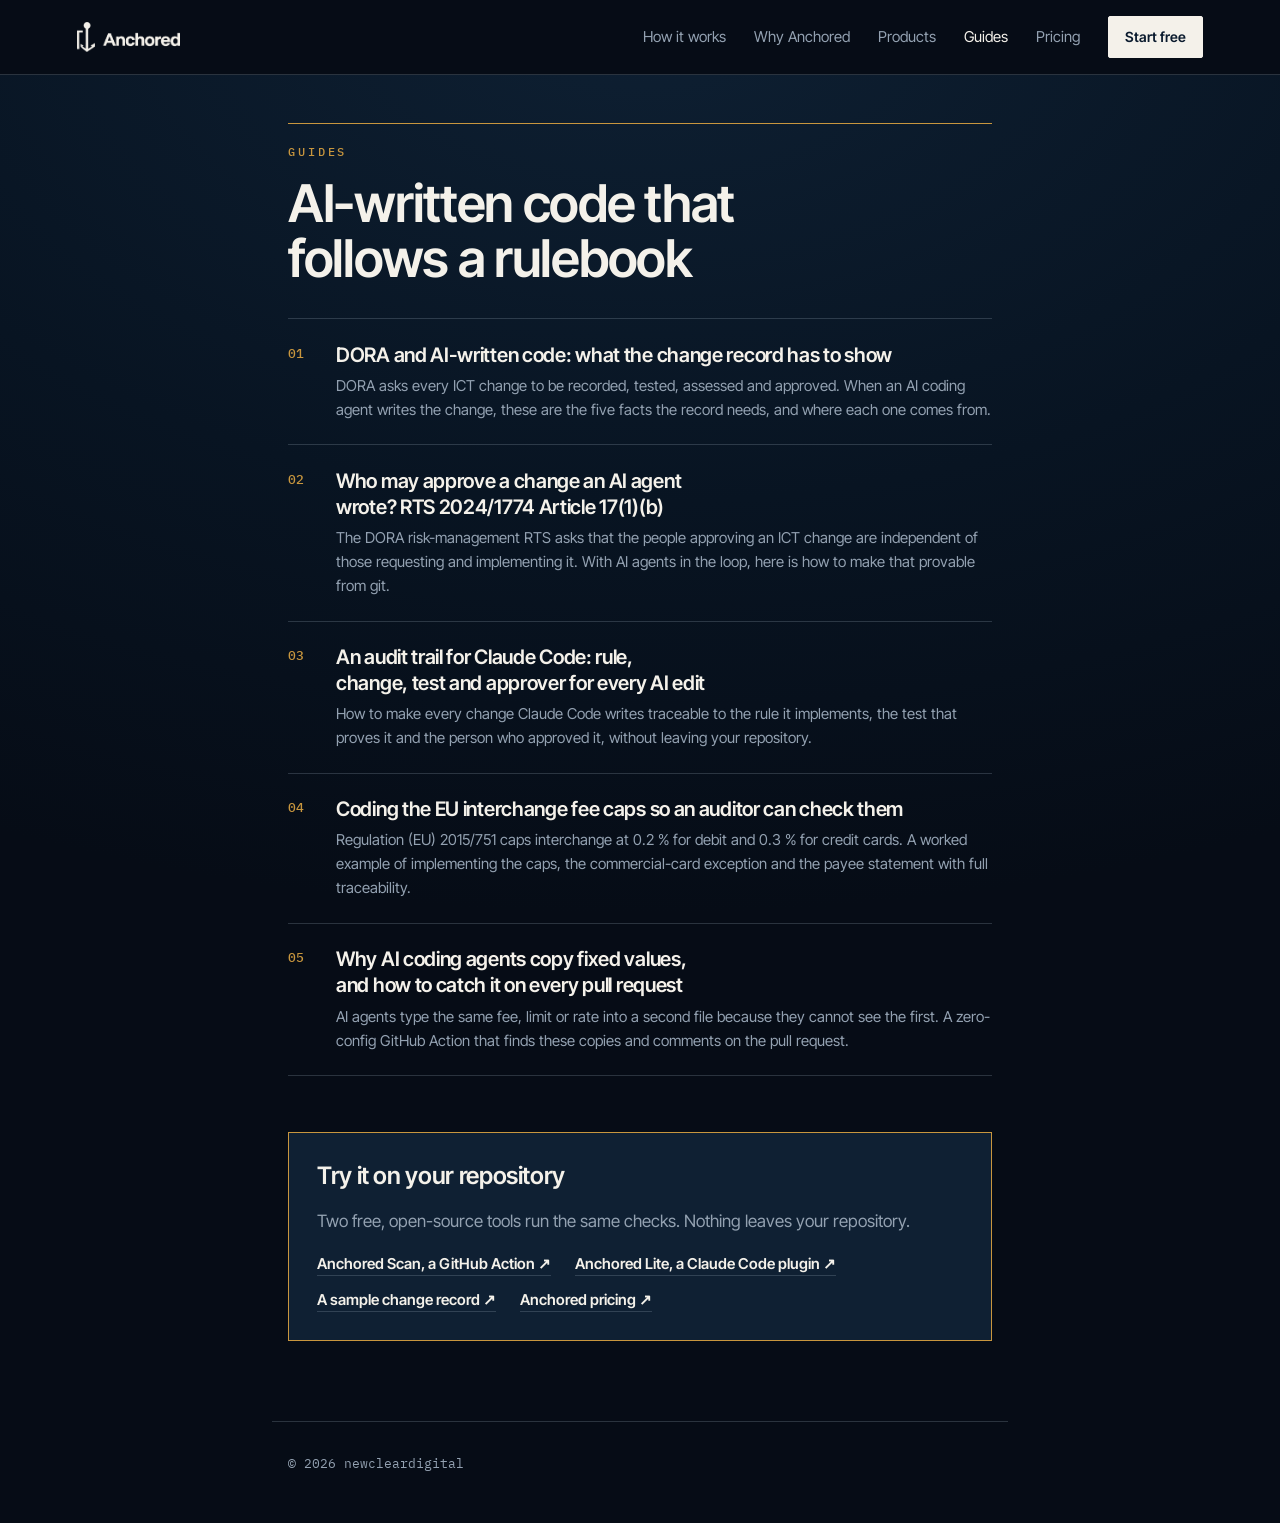
<file: guides/index.html>
<!doctype html>
<html lang="en"><head>
<meta charset="utf-8"><meta name="viewport" content="width=device-width,initial-scale=1">
<title>Guides: AI-written code that follows a rulebook</title>
<meta name="description" content="Guides on DORA change records for AI-written code, approval independence, Claude Code audit trails, the EU interchange fee caps and copied fixed values.">
<link rel="canonical" href="https://anchored.newcleardigital.com/guides/">
<link rel="icon" href="../brand/favicon-32.png" type="image/png" sizes="32x32">
<link rel="stylesheet" href="../inner.css">
</head><body>
<a class="skip" href="#main">Skip to content</a>
<header class="site-header"><a class="brand" href="../" aria-label="Anchored, home"><img src="../brand/anchored-logo-paper.png" width="479" height="139" alt="Anchored"></a>
<nav class="nav" aria-label="Main"><a href="../#how">How it works</a><a href="../#value">Why Anchored</a><a href="../#start">Products</a><a href="./" aria-current="page">Guides</a><a href="../#pricing">Pricing</a><a class="header-cta" href="../#start">Start free</a></nav></header>
<main id="main"><p class="eyebrow">Guides</p><h1>AI-written code that follows a rulebook</h1><ol class="guide-list"><li><a href="dora-ai-written-code.html"><h2>DORA and AI-written code: what the change record has to show</h2><p>DORA asks every ICT change to be recorded, tested, assessed and approved. When an AI coding agent writes the change, these are the five facts the record needs, and where each one comes from.</p></a></li><li><a href="ai-change-approval-independence.html"><h2>Who may approve a change an AI agent wrote? RTS 2024/1774 Article 17(1)(b)</h2><p>The DORA risk-management RTS asks that the people approving an ICT change are independent of those requesting and implementing it. With AI agents in the loop, here is how to make that provable from git.</p></a></li><li><a href="claude-code-audit-trail.html"><h2>An audit trail for Claude Code: rule, change, test and approver for every AI edit</h2><p>How to make every change Claude Code writes traceable to the rule it implements, the test that proves it and the person who approved it, without leaving your repository.</p></a></li><li><a href="interchange-fee-caps-in-code.html"><h2>Coding the EU interchange fee caps so an auditor can check them</h2><p>Regulation (EU) 2015/751 caps interchange at 0.2 % for debit and 0.3 % for credit cards. A worked example of implementing the caps, the commercial-card exception and the payee statement with full traceability.</p></a></li><li><a href="ai-agents-copy-fixed-values.html"><h2>Why AI coding agents copy fixed values, and how to catch it on every pull request</h2><p>AI agents type the same fee, limit or rate into a second file because they cannot see the first. A zero-config GitHub Action that finds these copies and comments on the pull request.</p></a></li></ol><div class="box">
<h2>Try it on your repository</h2>
<p>Two free, open-source tools run the same checks. Nothing leaves your repository.</p>
<div class="links"><a href="https://github.com/newcleardigital/anchored-scan">Anchored Scan, a GitHub Action ↗</a><a href="https://github.com/newcleardigital/anchored-lite">Anchored Lite, a Claude Code plugin ↗</a><a href="../sample/dora-change-record.html">A sample change record ↗</a><a href="../#pricing">Anchored pricing ↗</a></div>
</div></main>
<footer>© 2026 newcleardigital</footer>
<script data-goatcounter="https://newcleardigital.goatcounter.com/count" async src="https://gc.zgo.at/count.js"></script>
</body></html>
</file>
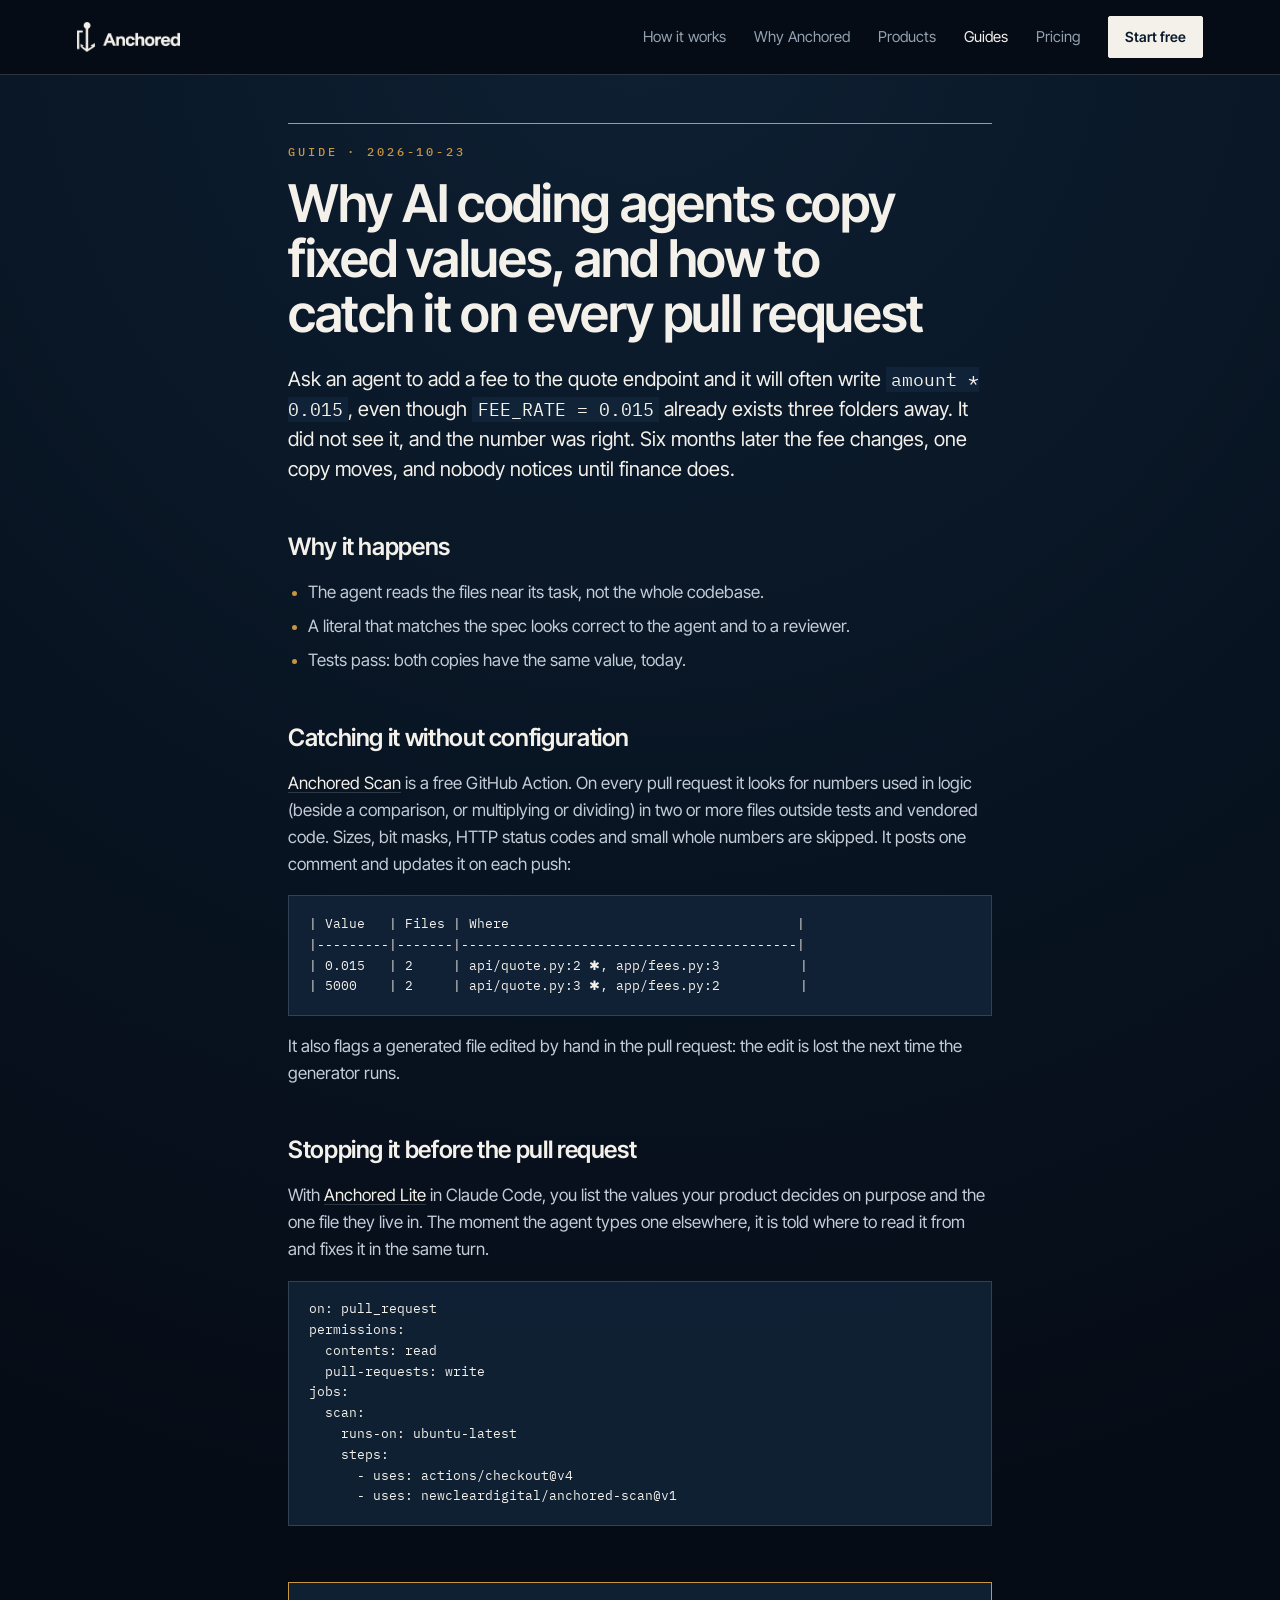
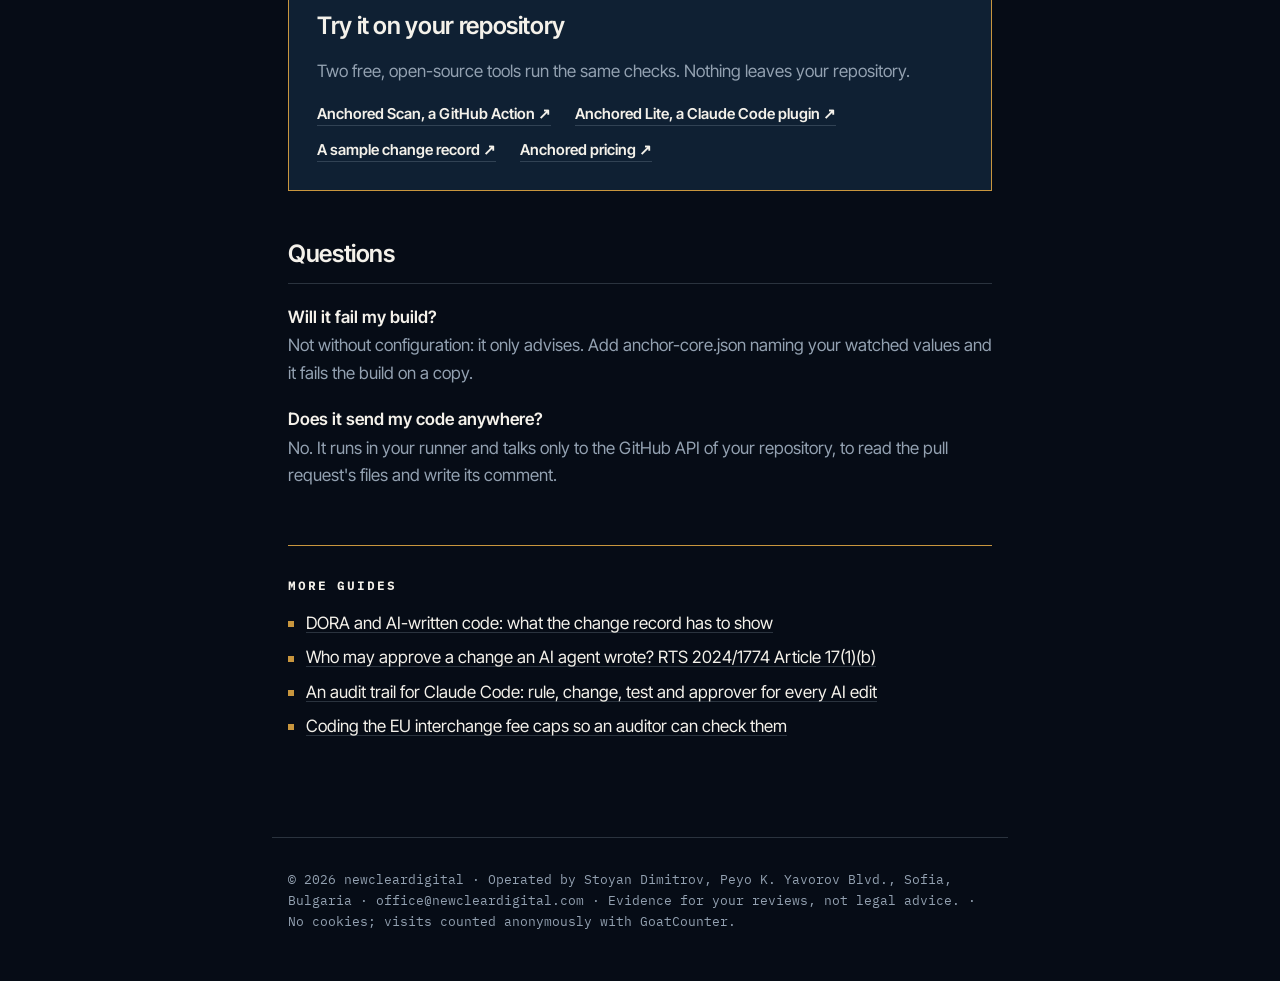
<file: guides/ai-agents-copy-fixed-values.html>
<!doctype html>
<html lang="en"><head>
<meta charset="utf-8"><meta name="viewport" content="width=device-width,initial-scale=1">
<title>Why AI coding agents copy fixed values, and how to catch it on every pull request</title>
<meta name="description" content="AI agents type the same fee, limit or rate into a second file because they cannot see the first. A zero-config GitHub Action that finds these copies and comments on the pull request.">
<link rel="canonical" href="https://anchored.newcleardigital.com/guides/ai-agents-copy-fixed-values.html">
<meta property="og:title" content="Why AI coding agents copy fixed values, and how to catch it on every pull request"><meta property="og:description" content="AI agents type the same fee, limit or rate into a second file because they cannot see the first. A zero-config GitHub Action that finds these copies and comments on the pull request.">
<meta property="og:type" content="article"><meta property="og:url" content="https://anchored.newcleardigital.com/guides/ai-agents-copy-fixed-values.html">
<link rel="icon" href="../brand/favicon-32.png" type="image/png" sizes="32x32">
<link rel="stylesheet" href="../inner.css">
<script type="application/ld+json">{"@context": "https://schema.org", "@type": "FAQPage", "mainEntity": [{"@type": "Question", "name": "Will it fail my build?", "acceptedAnswer": {"@type": "Answer", "text": "Not without configuration: it only advises. Add anchor-core.json naming your watched values and it fails the build on a copy."}}, {"@type": "Question", "name": "Does it send my code anywhere?", "acceptedAnswer": {"@type": "Answer", "text": "No. It runs in your runner and talks only to the GitHub API of your repository, to read the pull request's files and write its comment."}}]}</script>
</head><body>
<a class="skip" href="#main">Skip to content</a>
<header class="site-header"><a class="brand" href="../" aria-label="Anchored, home"><img src="../brand/anchored-logo-paper.png" width="479" height="139" alt="Anchored"></a>
<nav class="nav" aria-label="Main"><a href="../#how">How it works</a><a href="../#value">Why Anchored</a><a href="../#start">Products</a><a href="./" aria-current="page">Guides</a><a href="../#pricing">Pricing</a><a class="header-cta" href="../#start">Start free</a></nav></header>
<main id="main">
<p class="eyebrow">Guide · 2026-10-23</p>
<h1>Why AI coding agents copy fixed values, and how to catch it on every pull request</h1>
<p class="lede">Ask an agent to add a fee to the quote endpoint and it will often write <code>amount * 0.015</code>, even though <code>FEE_RATE = 0.015</code> already exists three folders away. It did not see it, and the number was right. Six months later the fee changes, one copy moves, and nobody notices until finance does.</p>

<h2>Why it happens</h2>
<ul>
<li>The agent reads the files near its task, not the whole codebase.</li>
<li>A literal that matches the spec looks correct to the agent and to a reviewer.</li>
<li>Tests pass: both copies have the same value, today.</li>
</ul>

<h2>Catching it without configuration</h2>
<p><a href="https://github.com/newcleardigital/anchored-scan">Anchored Scan</a> is a free GitHub Action. On every pull request it looks for numbers used in logic (beside a comparison, or multiplying or dividing) in two or more files outside tests and vendored code. Sizes, bit masks, HTTP status codes and small whole numbers are skipped. It posts one comment and updates it on each push:</p>
<pre>| Value   | Files | Where                                    |
|---------|-------|------------------------------------------|
| 0.015   | 2     | api/quote.py:2 ✱, app/fees.py:3          |
| 5000    | 2     | api/quote.py:3 ✱, app/fees.py:2          |</pre>
<p>It also flags a generated file edited by hand in the pull request: the edit is lost the next time the generator runs.</p>

<h2>Stopping it before the pull request</h2>
<p>With <a href="https://github.com/newcleardigital/anchored-lite">Anchored Lite</a> in Claude Code, you list the values your product decides on purpose and the one file they live in. The moment the agent types one elsewhere, it is told where to read it from and fixes it in the same turn.</p>
<pre>on: pull_request
permissions:
  contents: read
  pull-requests: write
jobs:
  scan:
    runs-on: ubuntu-latest
    steps:
      - uses: actions/checkout@v4
      - uses: newcleardigital/anchored-scan@v1</pre>
<div class="box">
<h2>Try it on your repository</h2>
<p>Two free, open-source tools run the same checks. Nothing leaves your repository.</p>
<div class="links"><a href="https://github.com/newcleardigital/anchored-scan">Anchored Scan, a GitHub Action ↗</a><a href="https://github.com/newcleardigital/anchored-lite">Anchored Lite, a Claude Code plugin ↗</a><a href="../sample/dora-change-record.html">A sample change record ↗</a><a href="../#pricing">Anchored pricing ↗</a></div>
</div>
<h2>Questions</h2>
<dl class="faq"><dt>Will it fail my build?</dt><dd>Not without configuration: it only advises. Add anchor-core.json naming your watched values and it fails the build on a copy.</dd><dt>Does it send my code anywhere?</dt><dd>No. It runs in your runner and talks only to the GitHub API of your repository, to read the pull request&#x27;s files and write its comment.</dd></dl>
<div class="more"><p><b>More guides</b></p><ul><li><a href="dora-ai-written-code.html">DORA and AI-written code: what the change record has to show</a></li><li><a href="ai-change-approval-independence.html">Who may approve a change an AI agent wrote? RTS 2024/1774 Article 17(1)(b)</a></li><li><a href="claude-code-audit-trail.html">An audit trail for Claude Code: rule, change, test and approver for every AI edit</a></li><li><a href="interchange-fee-caps-in-code.html">Coding the EU interchange fee caps so an auditor can check them</a></li></ul></div>
</main>
<footer>© 2026 newcleardigital · Operated by Stoyan Dimitrov, Peyo K. Yavorov Blvd., Sofia, Bulgaria · office@newcleardigital.com · Evidence for your reviews, not legal advice. · No cookies; visits counted anonymously with GoatCounter.</footer>
<script data-goatcounter="https://newcleardigital.goatcounter.com/count" async src="https://gc.zgo.at/count.js"></script>
</body></html>
</file>
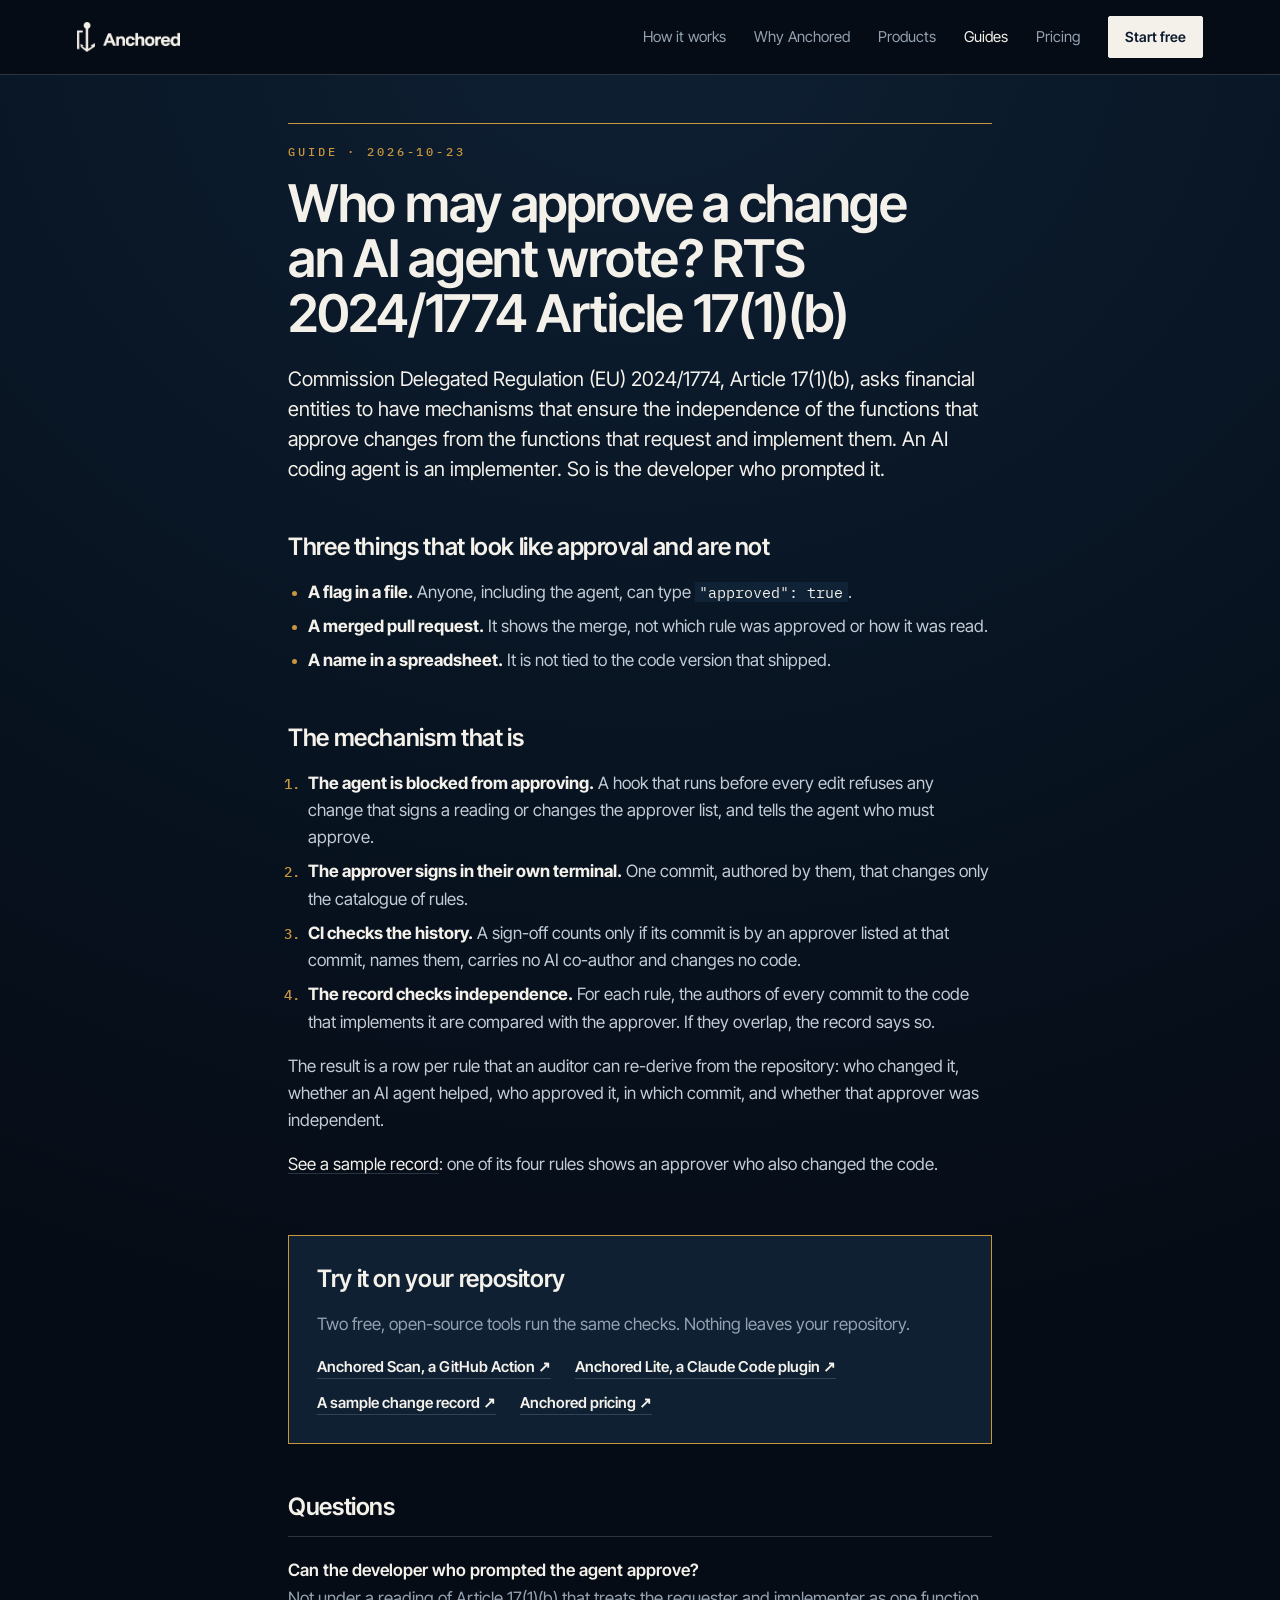
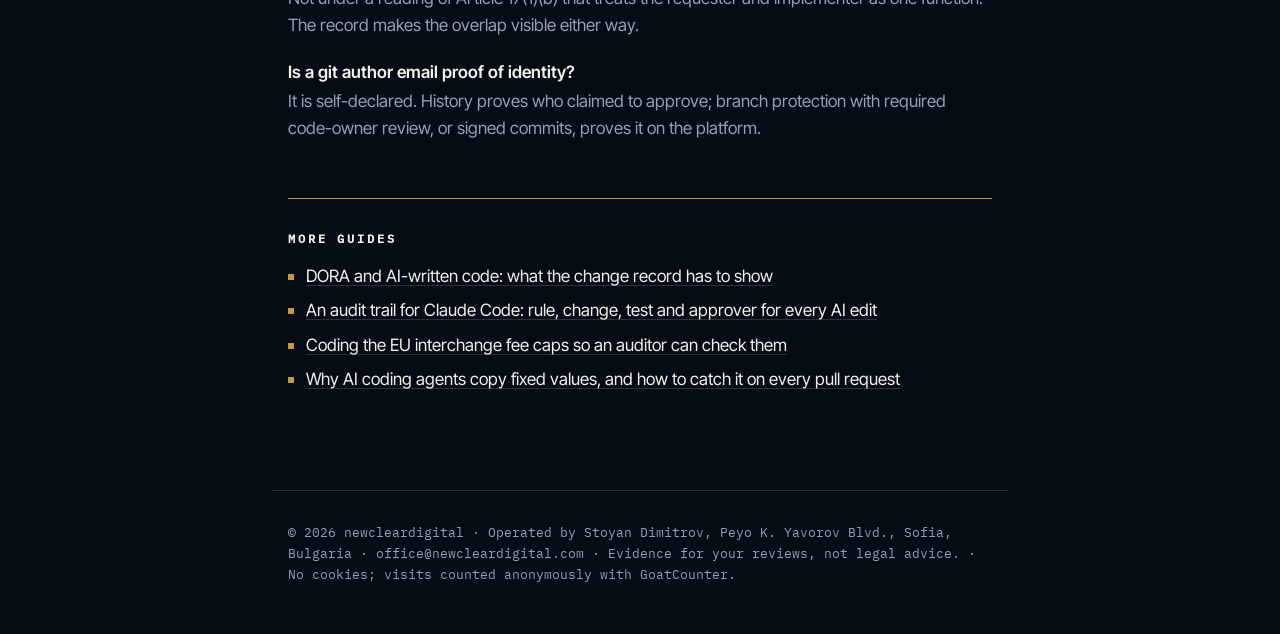
<file: guides/ai-change-approval-independence.html>
<!doctype html>
<html lang="en"><head>
<meta charset="utf-8"><meta name="viewport" content="width=device-width,initial-scale=1">
<title>Who may approve a change an AI agent wrote? RTS 2024/1774 Article 17(1)(b)</title>
<meta name="description" content="The DORA risk-management RTS asks that the people approving an ICT change are independent of those requesting and implementing it. With AI agents in the loop, here is how to make that provable from git.">
<link rel="canonical" href="https://anchored.newcleardigital.com/guides/ai-change-approval-independence.html">
<meta property="og:title" content="Who may approve a change an AI agent wrote? RTS 2024/1774 Article 17(1)(b)"><meta property="og:description" content="The DORA risk-management RTS asks that the people approving an ICT change are independent of those requesting and implementing it. With AI agents in the loop, here is how to make that provable from git.">
<meta property="og:type" content="article"><meta property="og:url" content="https://anchored.newcleardigital.com/guides/ai-change-approval-independence.html">
<link rel="icon" href="../brand/favicon-32.png" type="image/png" sizes="32x32">
<link rel="stylesheet" href="../inner.css">
<script type="application/ld+json">{"@context": "https://schema.org", "@type": "FAQPage", "mainEntity": [{"@type": "Question", "name": "Can the developer who prompted the agent approve?", "acceptedAnswer": {"@type": "Answer", "text": "Not under a reading of Article 17(1)(b) that treats the requester and implementer as one function. The record makes the overlap visible either way."}}, {"@type": "Question", "name": "Is a git author email proof of identity?", "acceptedAnswer": {"@type": "Answer", "text": "It is self-declared. History proves who claimed to approve; branch protection with required code-owner review, or signed commits, proves it on the platform."}}]}</script>
</head><body>
<a class="skip" href="#main">Skip to content</a>
<header class="site-header"><a class="brand" href="../" aria-label="Anchored, home"><img src="../brand/anchored-logo-paper.png" width="479" height="139" alt="Anchored"></a>
<nav class="nav" aria-label="Main"><a href="../#how">How it works</a><a href="../#value">Why Anchored</a><a href="../#start">Products</a><a href="./" aria-current="page">Guides</a><a href="../#pricing">Pricing</a><a class="header-cta" href="../#start">Start free</a></nav></header>
<main id="main">
<p class="eyebrow">Guide · 2026-10-23</p>
<h1>Who may approve a change an AI agent wrote? RTS 2024/1774 Article 17(1)(b)</h1>
<p class="lede">Commission Delegated Regulation (EU) 2024/1774, Article 17(1)(b), asks financial entities to have mechanisms that ensure the independence of the functions that approve changes from the functions that request and implement them. An AI coding agent is an implementer. So is the developer who prompted it.</p>

<h2>Three things that look like approval and are not</h2>
<ul>
<li><b>A flag in a file.</b> Anyone, including the agent, can type <code>"approved": true</code>.</li>
<li><b>A merged pull request.</b> It shows the merge, not which rule was approved or how it was read.</li>
<li><b>A name in a spreadsheet.</b> It is not tied to the code version that shipped.</li>
</ul>

<h2>The mechanism that is</h2>
<ol>
<li><b>The agent is blocked from approving.</b> A hook that runs before every edit refuses any change that signs a reading or changes the approver list, and tells the agent who must approve.</li>
<li><b>The approver signs in their own terminal.</b> One commit, authored by them, that changes only the catalogue of rules.</li>
<li><b>CI checks the history.</b> A sign-off counts only if its commit is by an approver listed at that commit, names them, carries no AI co-author and changes no code.</li>
<li><b>The record checks independence.</b> For each rule, the authors of every commit to the code that implements it are compared with the approver. If they overlap, the record says so.</li>
</ol>
<p>The result is a row per rule that an auditor can re-derive from the repository: who changed it, whether an AI agent helped, who approved it, in which commit, and whether that approver was independent.</p>
<p><a href="../sample/dora-change-record.html">See a sample record</a>: one of its four rules shows an approver who also changed the code.</p>
<div class="box">
<h2>Try it on your repository</h2>
<p>Two free, open-source tools run the same checks. Nothing leaves your repository.</p>
<div class="links"><a href="https://github.com/newcleardigital/anchored-scan">Anchored Scan, a GitHub Action ↗</a><a href="https://github.com/newcleardigital/anchored-lite">Anchored Lite, a Claude Code plugin ↗</a><a href="../sample/dora-change-record.html">A sample change record ↗</a><a href="../#pricing">Anchored pricing ↗</a></div>
</div>
<h2>Questions</h2>
<dl class="faq"><dt>Can the developer who prompted the agent approve?</dt><dd>Not under a reading of Article 17(1)(b) that treats the requester and implementer as one function. The record makes the overlap visible either way.</dd><dt>Is a git author email proof of identity?</dt><dd>It is self-declared. History proves who claimed to approve; branch protection with required code-owner review, or signed commits, proves it on the platform.</dd></dl>
<div class="more"><p><b>More guides</b></p><ul><li><a href="dora-ai-written-code.html">DORA and AI-written code: what the change record has to show</a></li><li><a href="claude-code-audit-trail.html">An audit trail for Claude Code: rule, change, test and approver for every AI edit</a></li><li><a href="interchange-fee-caps-in-code.html">Coding the EU interchange fee caps so an auditor can check them</a></li><li><a href="ai-agents-copy-fixed-values.html">Why AI coding agents copy fixed values, and how to catch it on every pull request</a></li></ul></div>
</main>
<footer>© 2026 newcleardigital · Operated by Stoyan Dimitrov, Peyo K. Yavorov Blvd., Sofia, Bulgaria · office@newcleardigital.com · Evidence for your reviews, not legal advice. · No cookies; visits counted anonymously with GoatCounter.</footer>
<script data-goatcounter="https://newcleardigital.goatcounter.com/count" async src="https://gc.zgo.at/count.js"></script>
</body></html>
</file>
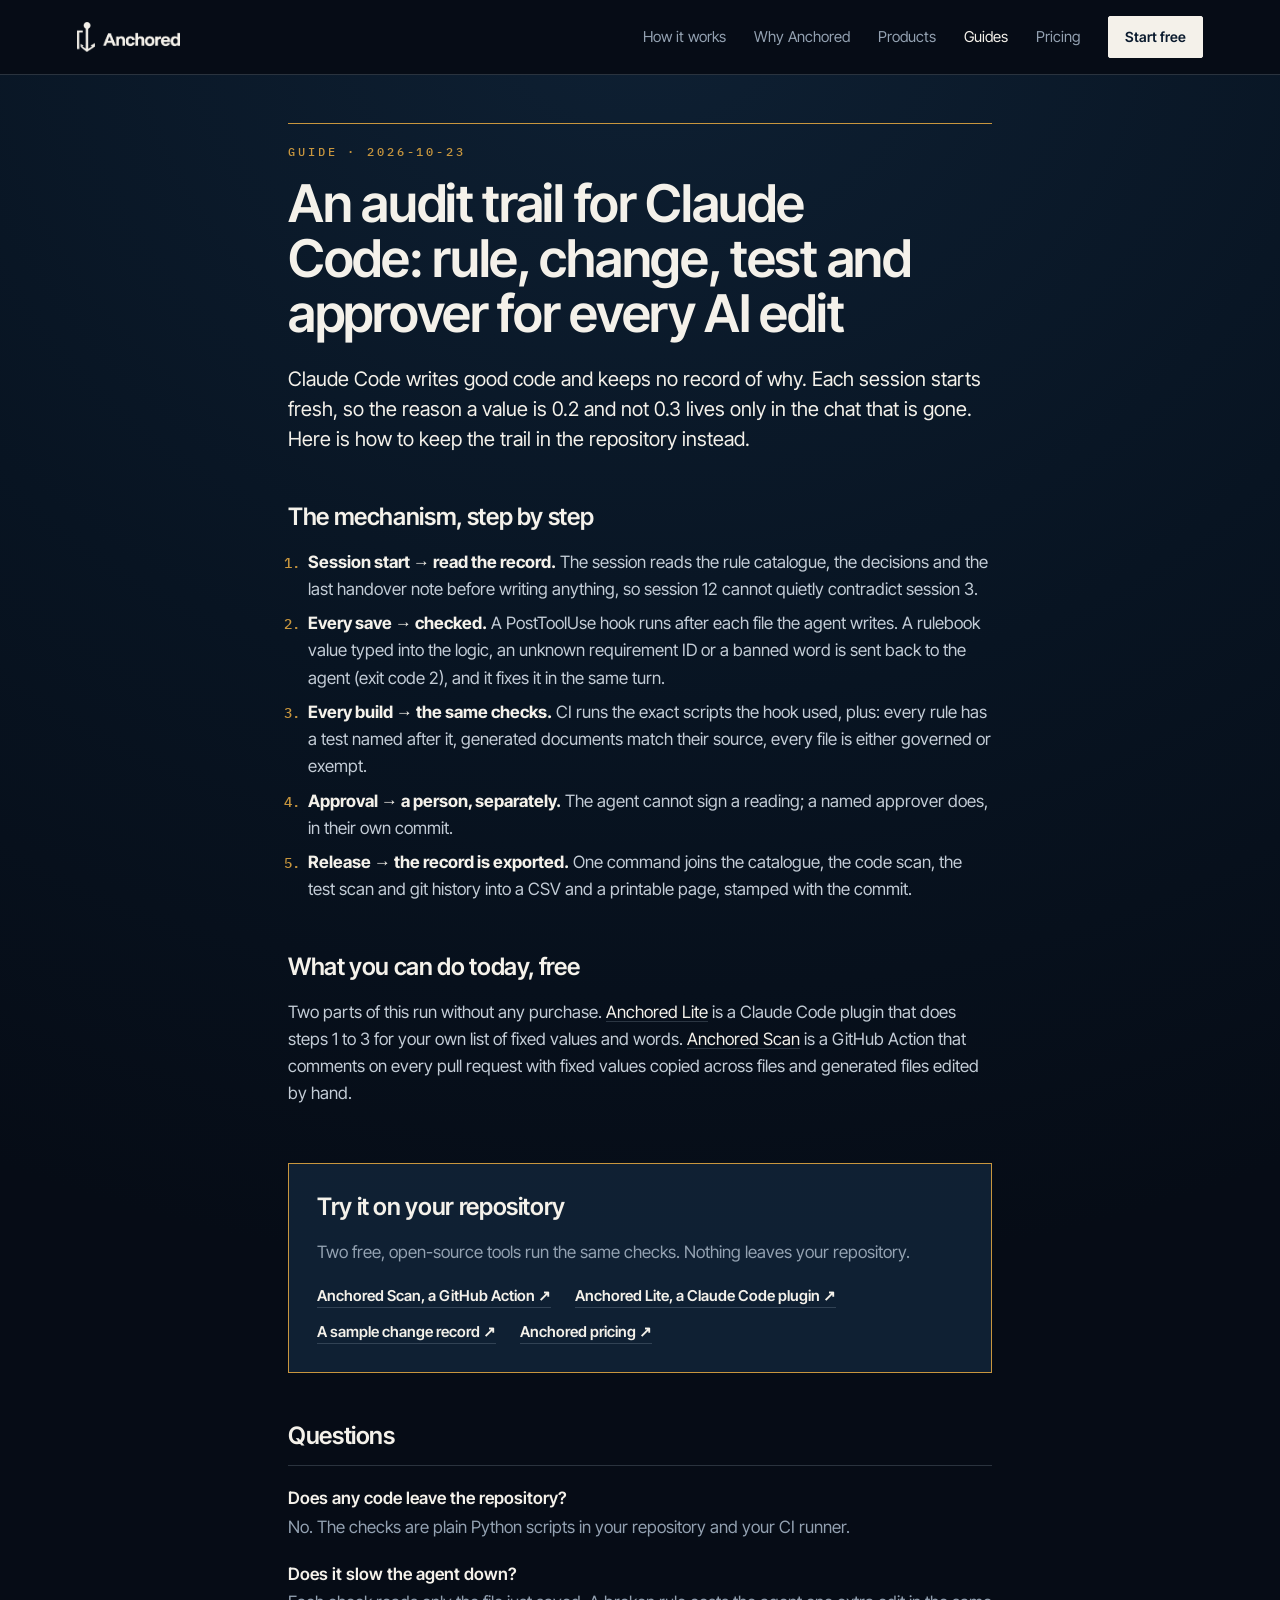
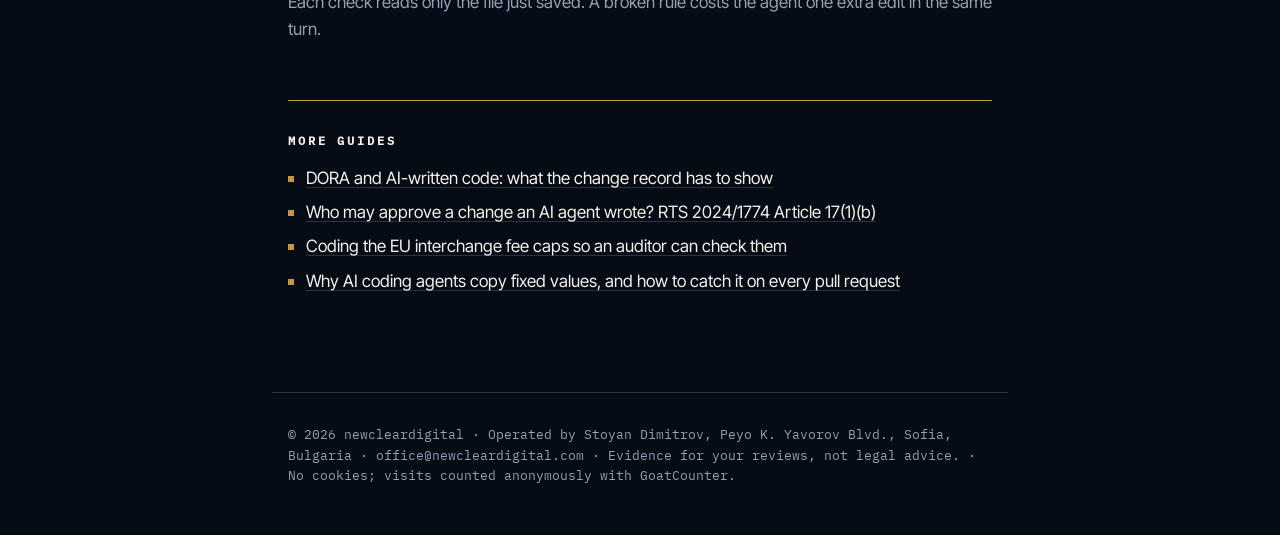
<file: guides/claude-code-audit-trail.html>
<!doctype html>
<html lang="en"><head>
<meta charset="utf-8"><meta name="viewport" content="width=device-width,initial-scale=1">
<title>An audit trail for Claude Code: rule, change, test and approver for every AI edit</title>
<meta name="description" content="How to make every change Claude Code writes traceable to the rule it implements, the test that proves it and the person who approved it, without leaving your repository.">
<link rel="canonical" href="https://anchored.newcleardigital.com/guides/claude-code-audit-trail.html">
<meta property="og:title" content="An audit trail for Claude Code: rule, change, test and approver for every AI edit"><meta property="og:description" content="How to make every change Claude Code writes traceable to the rule it implements, the test that proves it and the person who approved it, without leaving your repository.">
<meta property="og:type" content="article"><meta property="og:url" content="https://anchored.newcleardigital.com/guides/claude-code-audit-trail.html">
<link rel="icon" href="../brand/favicon-32.png" type="image/png" sizes="32x32">
<link rel="stylesheet" href="../inner.css">
<script type="application/ld+json">{"@context": "https://schema.org", "@type": "FAQPage", "mainEntity": [{"@type": "Question", "name": "Does any code leave the repository?", "acceptedAnswer": {"@type": "Answer", "text": "No. The checks are plain Python scripts in your repository and your CI runner."}}, {"@type": "Question", "name": "Does it slow the agent down?", "acceptedAnswer": {"@type": "Answer", "text": "Each check reads only the file just saved. A broken rule costs the agent one extra edit in the same turn."}}]}</script>
</head><body>
<a class="skip" href="#main">Skip to content</a>
<header class="site-header"><a class="brand" href="../" aria-label="Anchored, home"><img src="../brand/anchored-logo-paper.png" width="479" height="139" alt="Anchored"></a>
<nav class="nav" aria-label="Main"><a href="../#how">How it works</a><a href="../#value">Why Anchored</a><a href="../#start">Products</a><a href="./" aria-current="page">Guides</a><a href="../#pricing">Pricing</a><a class="header-cta" href="../#start">Start free</a></nav></header>
<main id="main">
<p class="eyebrow">Guide · 2026-10-23</p>
<h1>An audit trail for Claude Code: rule, change, test and approver for every AI edit</h1>
<p class="lede">Claude Code writes good code and keeps no record of why. Each session starts fresh, so the reason a value is 0.2 and not 0.3 lives only in the chat that is gone. Here is how to keep the trail in the repository instead.</p>

<h2>The mechanism, step by step</h2>
<ol>
<li><b>Session start → read the record.</b> The session reads the rule catalogue, the decisions and the last handover note before writing anything, so session 12 cannot quietly contradict session 3.</li>
<li><b>Every save → checked.</b> A PostToolUse hook runs after each file the agent writes. A rulebook value typed into the logic, an unknown requirement ID or a banned word is sent back to the agent (exit code 2), and it fixes it in the same turn.</li>
<li><b>Every build → the same checks.</b> CI runs the exact scripts the hook used, plus: every rule has a test named after it, generated documents match their source, every file is either governed or exempt.</li>
<li><b>Approval → a person, separately.</b> The agent cannot sign a reading; a named approver does, in their own commit.</li>
<li><b>Release → the record is exported.</b> One command joins the catalogue, the code scan, the test scan and git history into a CSV and a printable page, stamped with the commit.</li>
</ol>

<h2>What you can do today, free</h2>
<p>Two parts of this run without any purchase. <a href="https://github.com/newcleardigital/anchored-lite">Anchored Lite</a> is a Claude Code plugin that does steps 1 to 3 for your own list of fixed values and words. <a href="https://github.com/newcleardigital/anchored-scan">Anchored Scan</a> is a GitHub Action that comments on every pull request with fixed values copied across files and generated files edited by hand.</p>
<div class="box">
<h2>Try it on your repository</h2>
<p>Two free, open-source tools run the same checks. Nothing leaves your repository.</p>
<div class="links"><a href="https://github.com/newcleardigital/anchored-scan">Anchored Scan, a GitHub Action ↗</a><a href="https://github.com/newcleardigital/anchored-lite">Anchored Lite, a Claude Code plugin ↗</a><a href="../sample/dora-change-record.html">A sample change record ↗</a><a href="../#pricing">Anchored pricing ↗</a></div>
</div>
<h2>Questions</h2>
<dl class="faq"><dt>Does any code leave the repository?</dt><dd>No. The checks are plain Python scripts in your repository and your CI runner.</dd><dt>Does it slow the agent down?</dt><dd>Each check reads only the file just saved. A broken rule costs the agent one extra edit in the same turn.</dd></dl>
<div class="more"><p><b>More guides</b></p><ul><li><a href="dora-ai-written-code.html">DORA and AI-written code: what the change record has to show</a></li><li><a href="ai-change-approval-independence.html">Who may approve a change an AI agent wrote? RTS 2024/1774 Article 17(1)(b)</a></li><li><a href="interchange-fee-caps-in-code.html">Coding the EU interchange fee caps so an auditor can check them</a></li><li><a href="ai-agents-copy-fixed-values.html">Why AI coding agents copy fixed values, and how to catch it on every pull request</a></li></ul></div>
</main>
<footer>© 2026 newcleardigital · Operated by Stoyan Dimitrov, Peyo K. Yavorov Blvd., Sofia, Bulgaria · office@newcleardigital.com · Evidence for your reviews, not legal advice. · No cookies; visits counted anonymously with GoatCounter.</footer>
<script data-goatcounter="https://newcleardigital.goatcounter.com/count" async src="https://gc.zgo.at/count.js"></script>
</body></html>
</file>
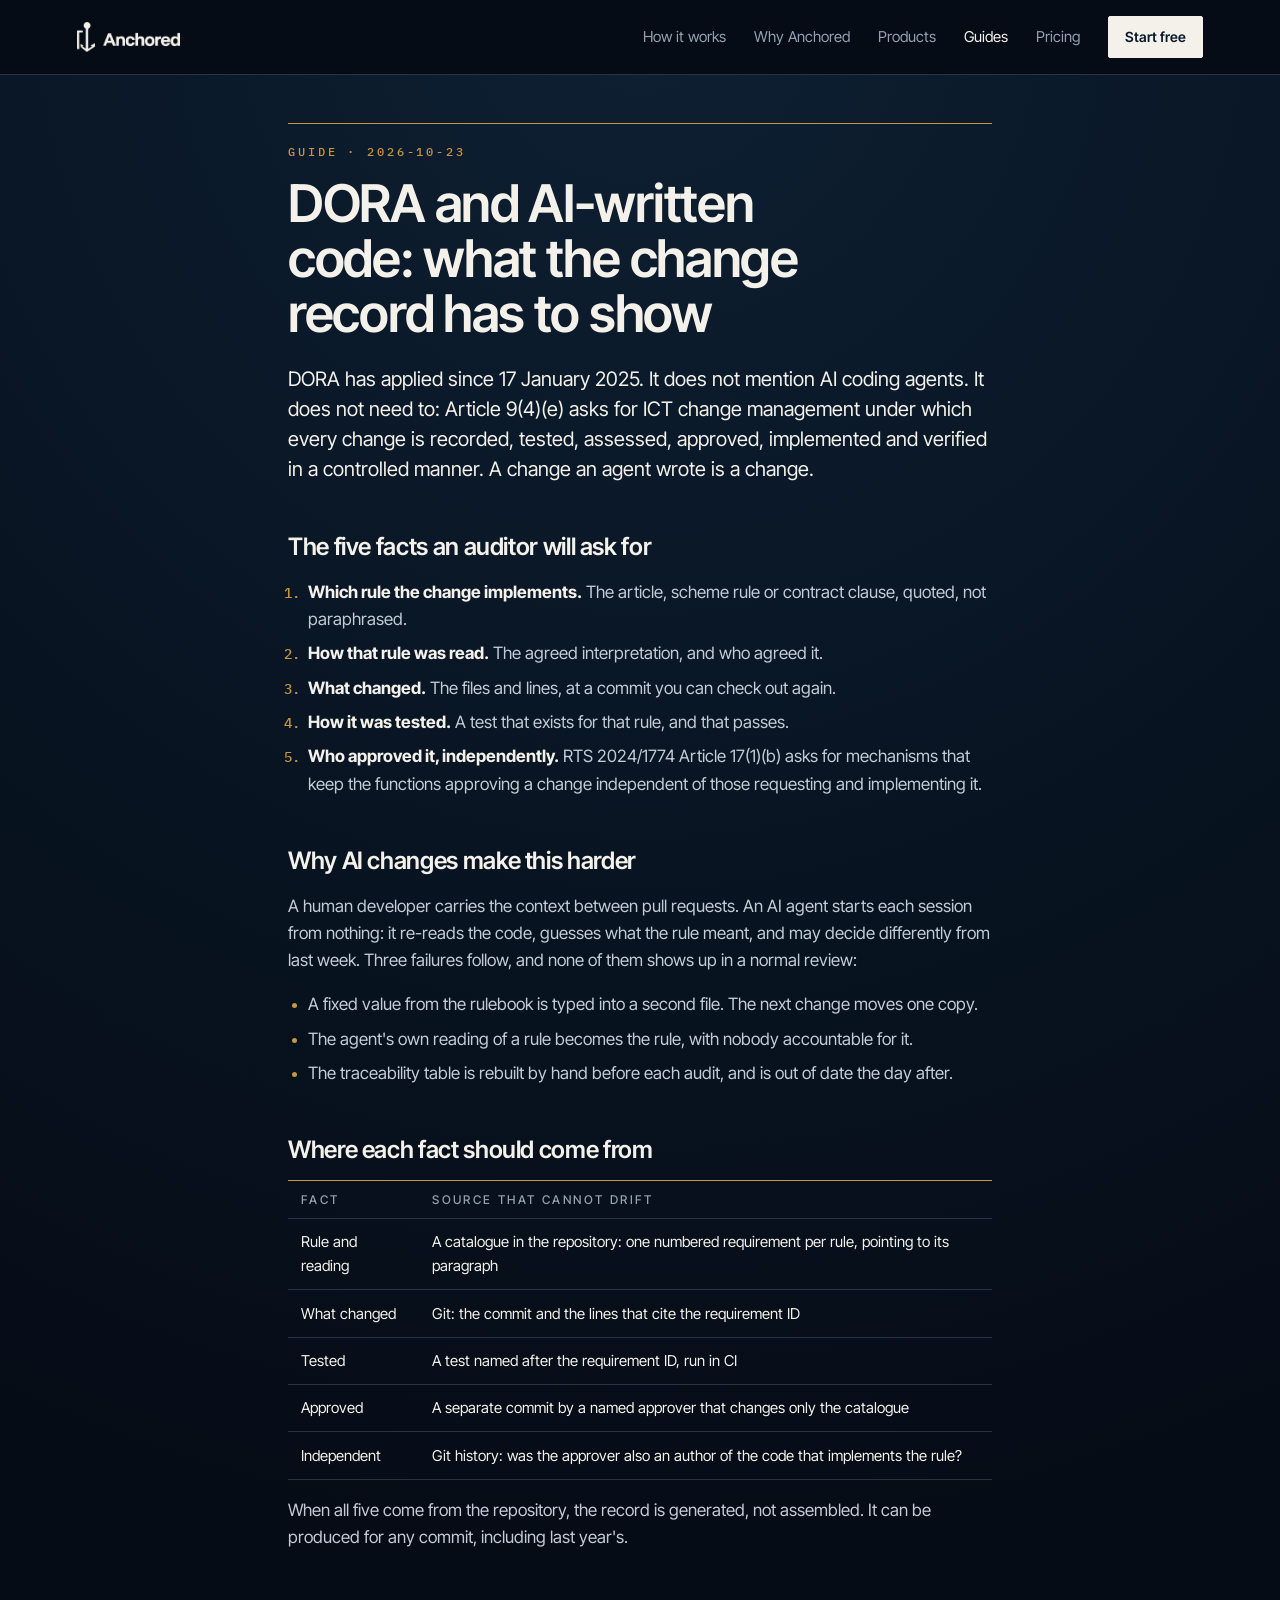
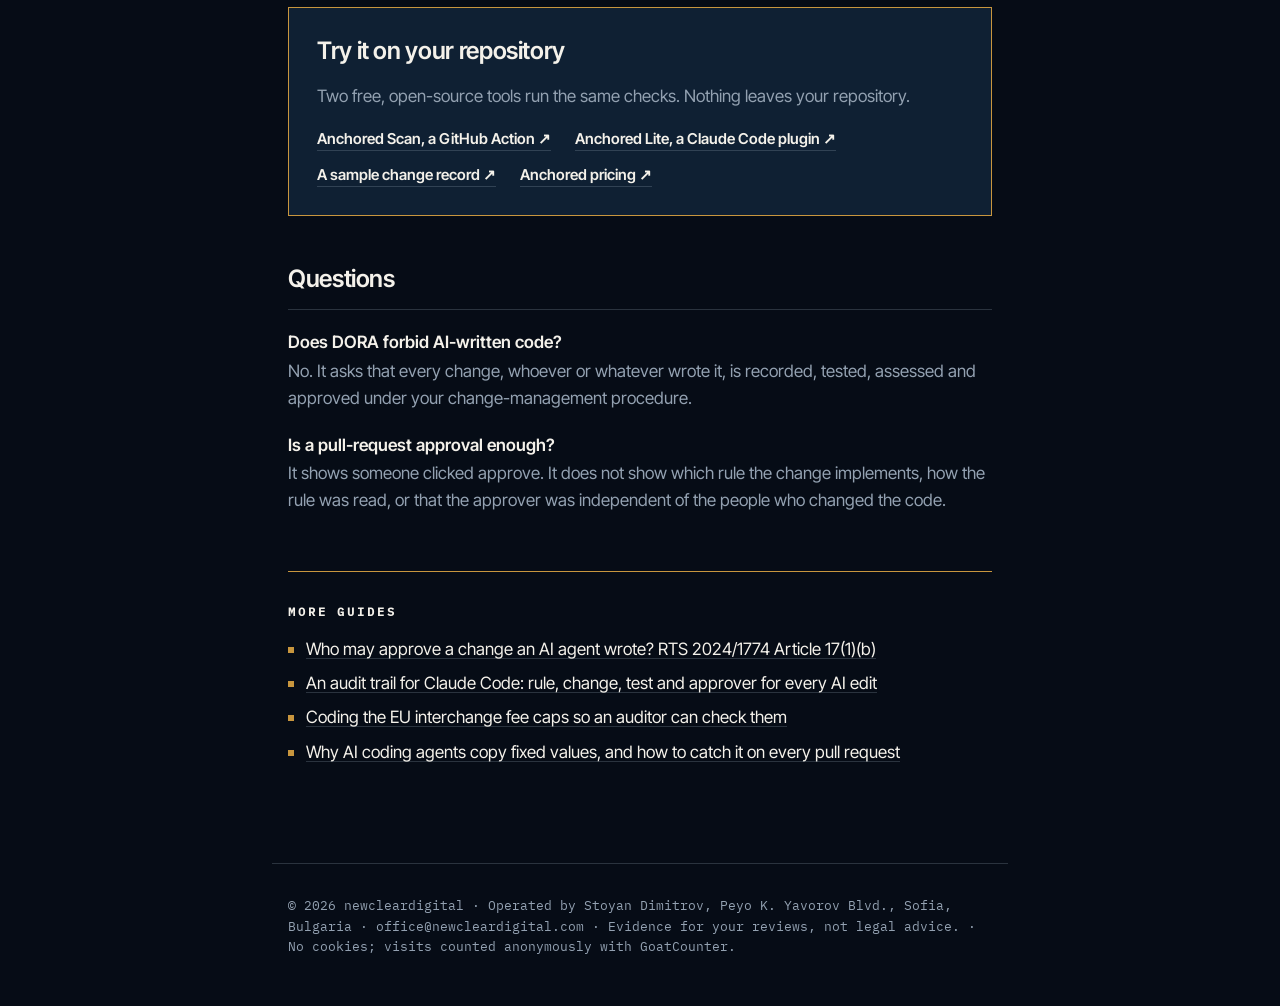
<file: guides/dora-ai-written-code.html>
<!doctype html>
<html lang="en"><head>
<meta charset="utf-8"><meta name="viewport" content="width=device-width,initial-scale=1">
<title>DORA and AI-written code: what the change record has to show</title>
<meta name="description" content="DORA asks every ICT change to be recorded, tested, assessed and approved. When an AI coding agent writes the change, these are the five facts the record needs, and where each one comes from.">
<link rel="canonical" href="https://anchored.newcleardigital.com/guides/dora-ai-written-code.html">
<meta property="og:title" content="DORA and AI-written code: what the change record has to show"><meta property="og:description" content="DORA asks every ICT change to be recorded, tested, assessed and approved. When an AI coding agent writes the change, these are the five facts the record needs, and where each one comes from.">
<meta property="og:type" content="article"><meta property="og:url" content="https://anchored.newcleardigital.com/guides/dora-ai-written-code.html">
<link rel="icon" href="../brand/favicon-32.png" type="image/png" sizes="32x32">
<link rel="stylesheet" href="../inner.css">
<script type="application/ld+json">{"@context": "https://schema.org", "@type": "FAQPage", "mainEntity": [{"@type": "Question", "name": "Does DORA forbid AI-written code?", "acceptedAnswer": {"@type": "Answer", "text": "No. It asks that every change, whoever or whatever wrote it, is recorded, tested, assessed and approved under your change-management procedure."}}, {"@type": "Question", "name": "Is a pull-request approval enough?", "acceptedAnswer": {"@type": "Answer", "text": "It shows someone clicked approve. It does not show which rule the change implements, how the rule was read, or that the approver was independent of the people who changed the code."}}]}</script>
</head><body>
<a class="skip" href="#main">Skip to content</a>
<header class="site-header"><a class="brand" href="../" aria-label="Anchored, home"><img src="../brand/anchored-logo-paper.png" width="479" height="139" alt="Anchored"></a>
<nav class="nav" aria-label="Main"><a href="../#how">How it works</a><a href="../#value">Why Anchored</a><a href="../#start">Products</a><a href="./" aria-current="page">Guides</a><a href="../#pricing">Pricing</a><a class="header-cta" href="../#start">Start free</a></nav></header>
<main id="main">
<p class="eyebrow">Guide · 2026-10-23</p>
<h1>DORA and AI-written code: what the change record has to show</h1>
<p class="lede">DORA has applied since 17 January 2025. It does not mention AI coding agents. It does not need to: Article 9(4)(e) asks for ICT change management under which every change is recorded, tested, assessed, approved, implemented and verified in a controlled manner. A change an agent wrote is a change.</p>

<h2>The five facts an auditor will ask for</h2>
<ol>
<li><b>Which rule the change implements.</b> The article, scheme rule or contract clause, quoted, not paraphrased.</li>
<li><b>How that rule was read.</b> The agreed interpretation, and who agreed it.</li>
<li><b>What changed.</b> The files and lines, at a commit you can check out again.</li>
<li><b>How it was tested.</b> A test that exists for that rule, and that passes.</li>
<li><b>Who approved it, independently.</b> RTS 2024/1774 Article 17(1)(b) asks for mechanisms that keep the functions approving a change independent of those requesting and implementing it.</li>
</ol>

<h2>Why AI changes make this harder</h2>
<p>A human developer carries the context between pull requests. An AI agent starts each session from nothing: it re-reads the code, guesses what the rule meant, and may decide differently from last week. Three failures follow, and none of them shows up in a normal review:</p>
<ul>
<li>A fixed value from the rulebook is typed into a second file. The next change moves one copy.</li>
<li>The agent's own reading of a rule becomes the rule, with nobody accountable for it.</li>
<li>The traceability table is rebuilt by hand before each audit, and is out of date the day after.</li>
</ul>

<h2>Where each fact should come from</h2>
<table>
<tr><th>Fact</th><th>Source that cannot drift</th></tr>
<tr><td>Rule and reading</td><td>A catalogue in the repository: one numbered requirement per rule, pointing to its paragraph</td></tr>
<tr><td>What changed</td><td>Git: the commit and the lines that cite the requirement ID</td></tr>
<tr><td>Tested</td><td>A test named after the requirement ID, run in CI</td></tr>
<tr><td>Approved</td><td>A separate commit by a named approver that changes only the catalogue</td></tr>
<tr><td>Independent</td><td>Git history: was the approver also an author of the code that implements the rule?</td></tr>
</table>
<p>When all five come from the repository, the record is generated, not assembled. It can be produced for any commit, including last year's.</p>
<div class="box">
<h2>Try it on your repository</h2>
<p>Two free, open-source tools run the same checks. Nothing leaves your repository.</p>
<div class="links"><a href="https://github.com/newcleardigital/anchored-scan">Anchored Scan, a GitHub Action ↗</a><a href="https://github.com/newcleardigital/anchored-lite">Anchored Lite, a Claude Code plugin ↗</a><a href="../sample/dora-change-record.html">A sample change record ↗</a><a href="../#pricing">Anchored pricing ↗</a></div>
</div>
<h2>Questions</h2>
<dl class="faq"><dt>Does DORA forbid AI-written code?</dt><dd>No. It asks that every change, whoever or whatever wrote it, is recorded, tested, assessed and approved under your change-management procedure.</dd><dt>Is a pull-request approval enough?</dt><dd>It shows someone clicked approve. It does not show which rule the change implements, how the rule was read, or that the approver was independent of the people who changed the code.</dd></dl>
<div class="more"><p><b>More guides</b></p><ul><li><a href="ai-change-approval-independence.html">Who may approve a change an AI agent wrote? RTS 2024/1774 Article 17(1)(b)</a></li><li><a href="claude-code-audit-trail.html">An audit trail for Claude Code: rule, change, test and approver for every AI edit</a></li><li><a href="interchange-fee-caps-in-code.html">Coding the EU interchange fee caps so an auditor can check them</a></li><li><a href="ai-agents-copy-fixed-values.html">Why AI coding agents copy fixed values, and how to catch it on every pull request</a></li></ul></div>
</main>
<footer>© 2026 newcleardigital · Operated by Stoyan Dimitrov, Peyo K. Yavorov Blvd., Sofia, Bulgaria · office@newcleardigital.com · Evidence for your reviews, not legal advice. · No cookies; visits counted anonymously with GoatCounter.</footer>
<script data-goatcounter="https://newcleardigital.goatcounter.com/count" async src="https://gc.zgo.at/count.js"></script>
</body></html>
</file>
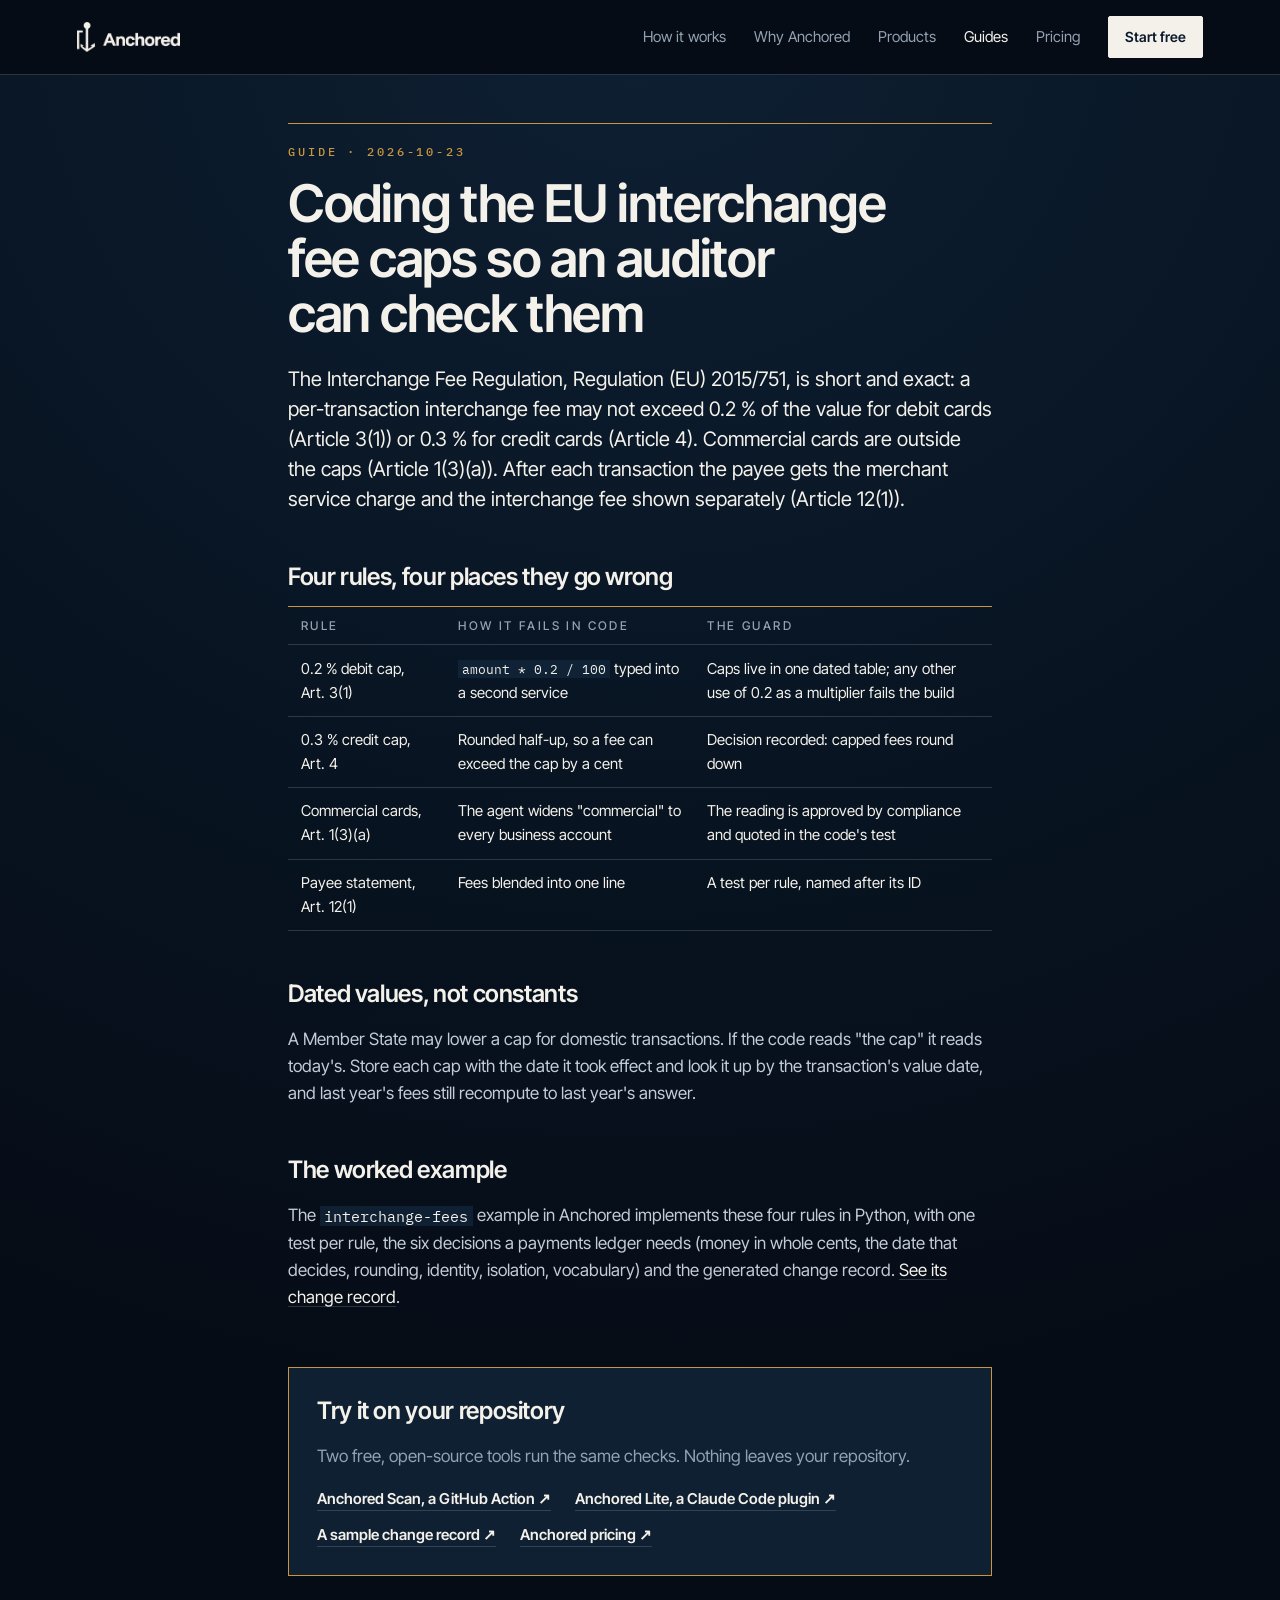
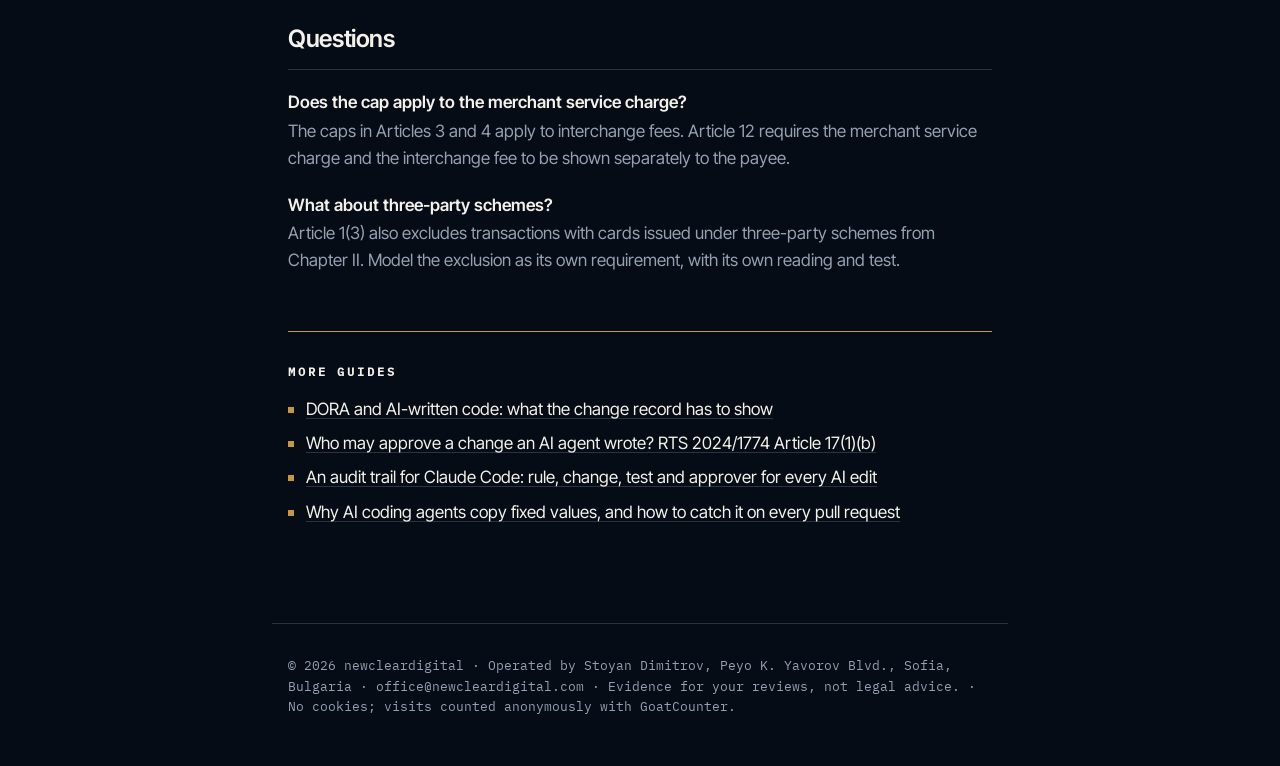
<file: guides/interchange-fee-caps-in-code.html>
<!doctype html>
<html lang="en"><head>
<meta charset="utf-8"><meta name="viewport" content="width=device-width,initial-scale=1">
<title>Coding the EU interchange fee caps so an auditor can check them</title>
<meta name="description" content="Regulation (EU) 2015/751 caps interchange at 0.2 % for debit and 0.3 % for credit cards. A worked example of implementing the caps, the commercial-card exception and the payee statement with full traceability.">
<link rel="canonical" href="https://anchored.newcleardigital.com/guides/interchange-fee-caps-in-code.html">
<meta property="og:title" content="Coding the EU interchange fee caps so an auditor can check them"><meta property="og:description" content="Regulation (EU) 2015/751 caps interchange at 0.2 % for debit and 0.3 % for credit cards. A worked example of implementing the caps, the commercial-card exception and the payee statement with full traceability.">
<meta property="og:type" content="article"><meta property="og:url" content="https://anchored.newcleardigital.com/guides/interchange-fee-caps-in-code.html">
<link rel="icon" href="../brand/favicon-32.png" type="image/png" sizes="32x32">
<link rel="stylesheet" href="../inner.css">
<script type="application/ld+json">{"@context": "https://schema.org", "@type": "FAQPage", "mainEntity": [{"@type": "Question", "name": "Does the cap apply to the merchant service charge?", "acceptedAnswer": {"@type": "Answer", "text": "The caps in Articles 3 and 4 apply to interchange fees. Article 12 requires the merchant service charge and the interchange fee to be shown separately to the payee."}}, {"@type": "Question", "name": "What about three-party schemes?", "acceptedAnswer": {"@type": "Answer", "text": "Article 1(3) also excludes transactions with cards issued under three-party schemes from Chapter II. Model the exclusion as its own requirement, with its own reading and test."}}]}</script>
</head><body>
<a class="skip" href="#main">Skip to content</a>
<header class="site-header"><a class="brand" href="../" aria-label="Anchored, home"><img src="../brand/anchored-logo-paper.png" width="479" height="139" alt="Anchored"></a>
<nav class="nav" aria-label="Main"><a href="../#how">How it works</a><a href="../#value">Why Anchored</a><a href="../#start">Products</a><a href="./" aria-current="page">Guides</a><a href="../#pricing">Pricing</a><a class="header-cta" href="../#start">Start free</a></nav></header>
<main id="main">
<p class="eyebrow">Guide · 2026-10-23</p>
<h1>Coding the EU interchange fee caps so an auditor can check them</h1>
<p class="lede">The Interchange Fee Regulation, Regulation (EU) 2015/751, is short and exact: a per-transaction interchange fee may not exceed 0.2 % of the value for debit cards (Article 3(1)) or 0.3 % for credit cards (Article 4). Commercial cards are outside the caps (Article 1(3)(a)). After each transaction the payee gets the merchant service charge and the interchange fee shown separately (Article 12(1)).</p>

<h2>Four rules, four places they go wrong</h2>
<table>
<tr><th>Rule</th><th>How it fails in code</th><th>The guard</th></tr>
<tr><td>0.2 % debit cap, Art. 3(1)</td><td><code>amount * 0.2 / 100</code> typed into a second service</td><td>Caps live in one dated table; any other use of 0.2 as a multiplier fails the build</td></tr>
<tr><td>0.3 % credit cap, Art. 4</td><td>Rounded half-up, so a fee can exceed the cap by a cent</td><td>Decision recorded: capped fees round down</td></tr>
<tr><td>Commercial cards, Art. 1(3)(a)</td><td>The agent widens "commercial" to every business account</td><td>The reading is approved by compliance and quoted in the code's test</td></tr>
<tr><td>Payee statement, Art. 12(1)</td><td>Fees blended into one line</td><td>A test per rule, named after its ID</td></tr>
</table>

<h2>Dated values, not constants</h2>
<p>A Member State may lower a cap for domestic transactions. If the code reads "the cap" it reads today's. Store each cap with the date it took effect and look it up by the transaction's value date, and last year's fees still recompute to last year's answer.</p>

<h2>The worked example</h2>
<p>The <code>interchange-fees</code> example in Anchored implements these four rules in Python, with one test per rule, the six decisions a payments ledger needs (money in whole cents, the date that decides, rounding, identity, isolation, vocabulary) and the generated change record. <a href="../sample/dora-change-record.html">See its change record</a>.</p>
<div class="box">
<h2>Try it on your repository</h2>
<p>Two free, open-source tools run the same checks. Nothing leaves your repository.</p>
<div class="links"><a href="https://github.com/newcleardigital/anchored-scan">Anchored Scan, a GitHub Action ↗</a><a href="https://github.com/newcleardigital/anchored-lite">Anchored Lite, a Claude Code plugin ↗</a><a href="../sample/dora-change-record.html">A sample change record ↗</a><a href="../#pricing">Anchored pricing ↗</a></div>
</div>
<h2>Questions</h2>
<dl class="faq"><dt>Does the cap apply to the merchant service charge?</dt><dd>The caps in Articles 3 and 4 apply to interchange fees. Article 12 requires the merchant service charge and the interchange fee to be shown separately to the payee.</dd><dt>What about three-party schemes?</dt><dd>Article 1(3) also excludes transactions with cards issued under three-party schemes from Chapter II. Model the exclusion as its own requirement, with its own reading and test.</dd></dl>
<div class="more"><p><b>More guides</b></p><ul><li><a href="dora-ai-written-code.html">DORA and AI-written code: what the change record has to show</a></li><li><a href="ai-change-approval-independence.html">Who may approve a change an AI agent wrote? RTS 2024/1774 Article 17(1)(b)</a></li><li><a href="claude-code-audit-trail.html">An audit trail for Claude Code: rule, change, test and approver for every AI edit</a></li><li><a href="ai-agents-copy-fixed-values.html">Why AI coding agents copy fixed values, and how to catch it on every pull request</a></li></ul></div>
</main>
<footer>© 2026 newcleardigital · Operated by Stoyan Dimitrov, Peyo K. Yavorov Blvd., Sofia, Bulgaria · office@newcleardigital.com · Evidence for your reviews, not legal advice. · No cookies; visits counted anonymously with GoatCounter.</footer>
<script data-goatcounter="https://newcleardigital.goatcounter.com/count" async src="https://gc.zgo.at/count.js"></script>
</body></html>
</file>
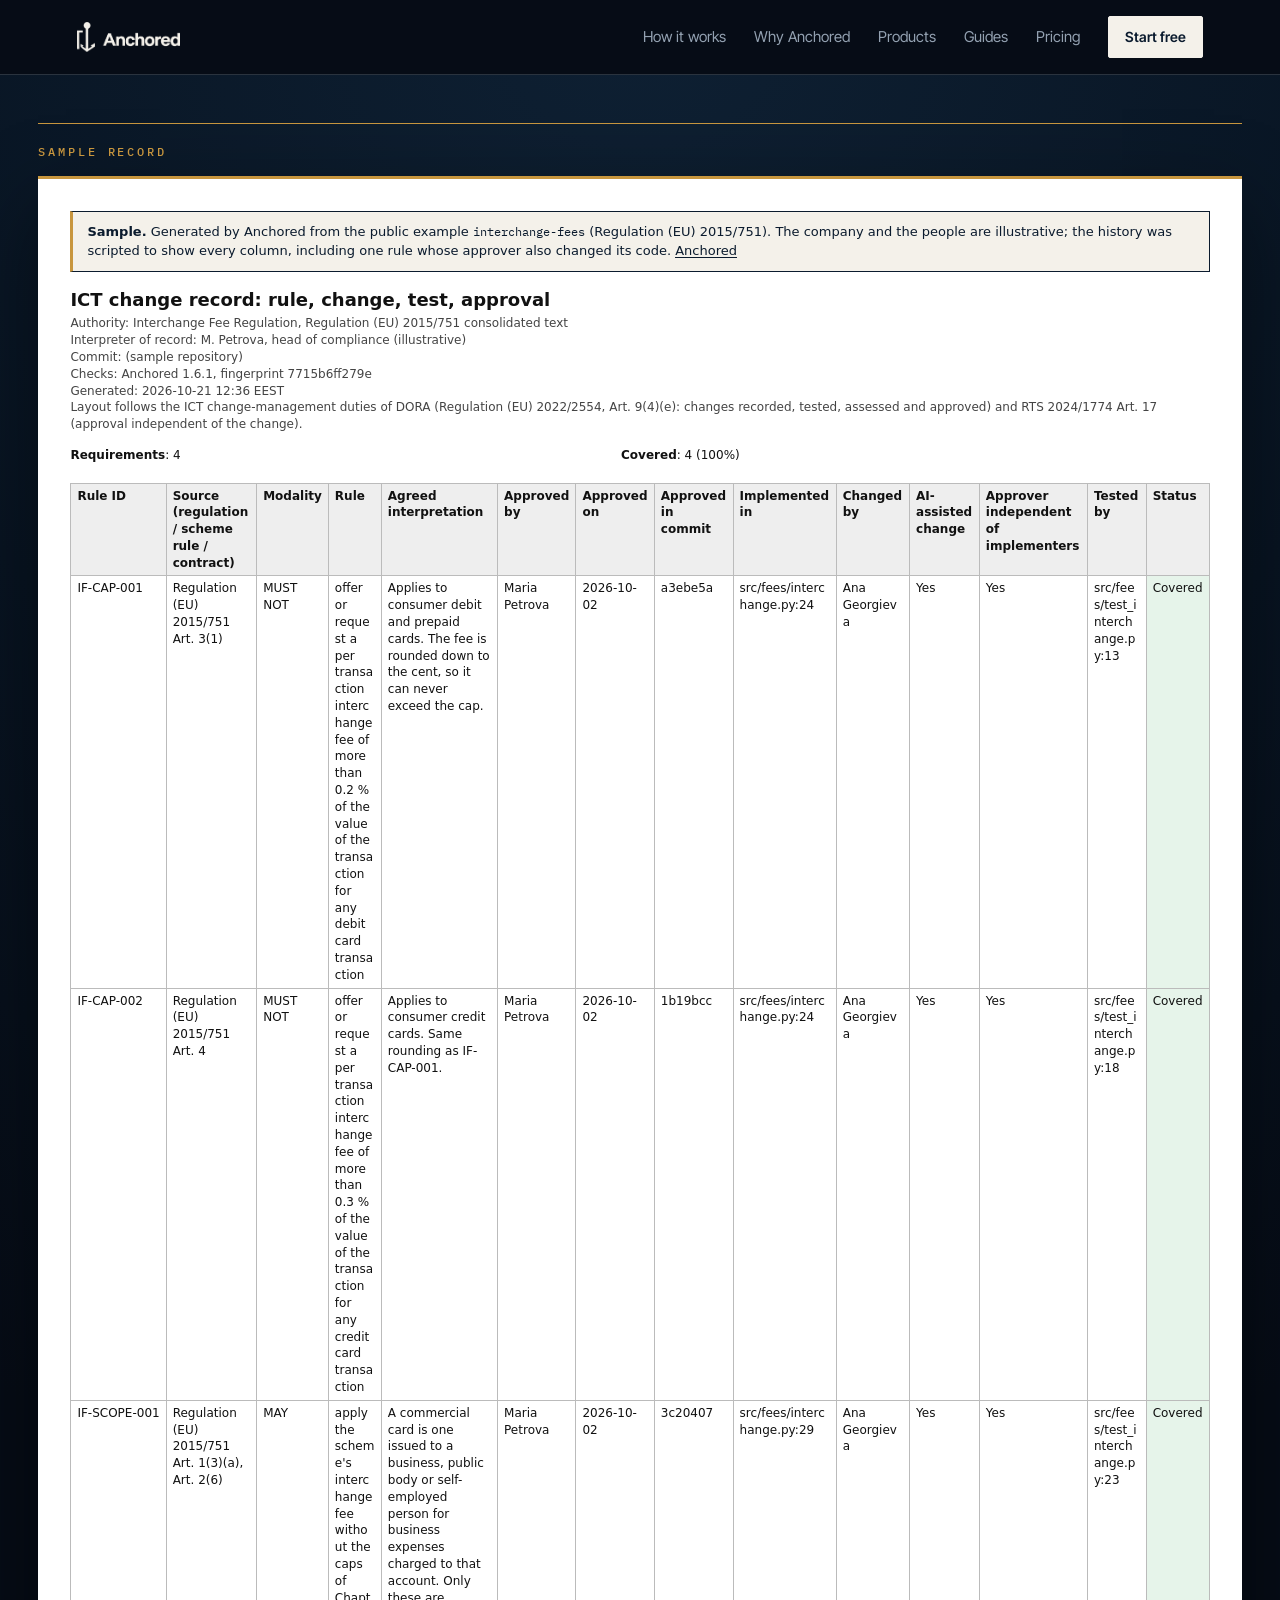
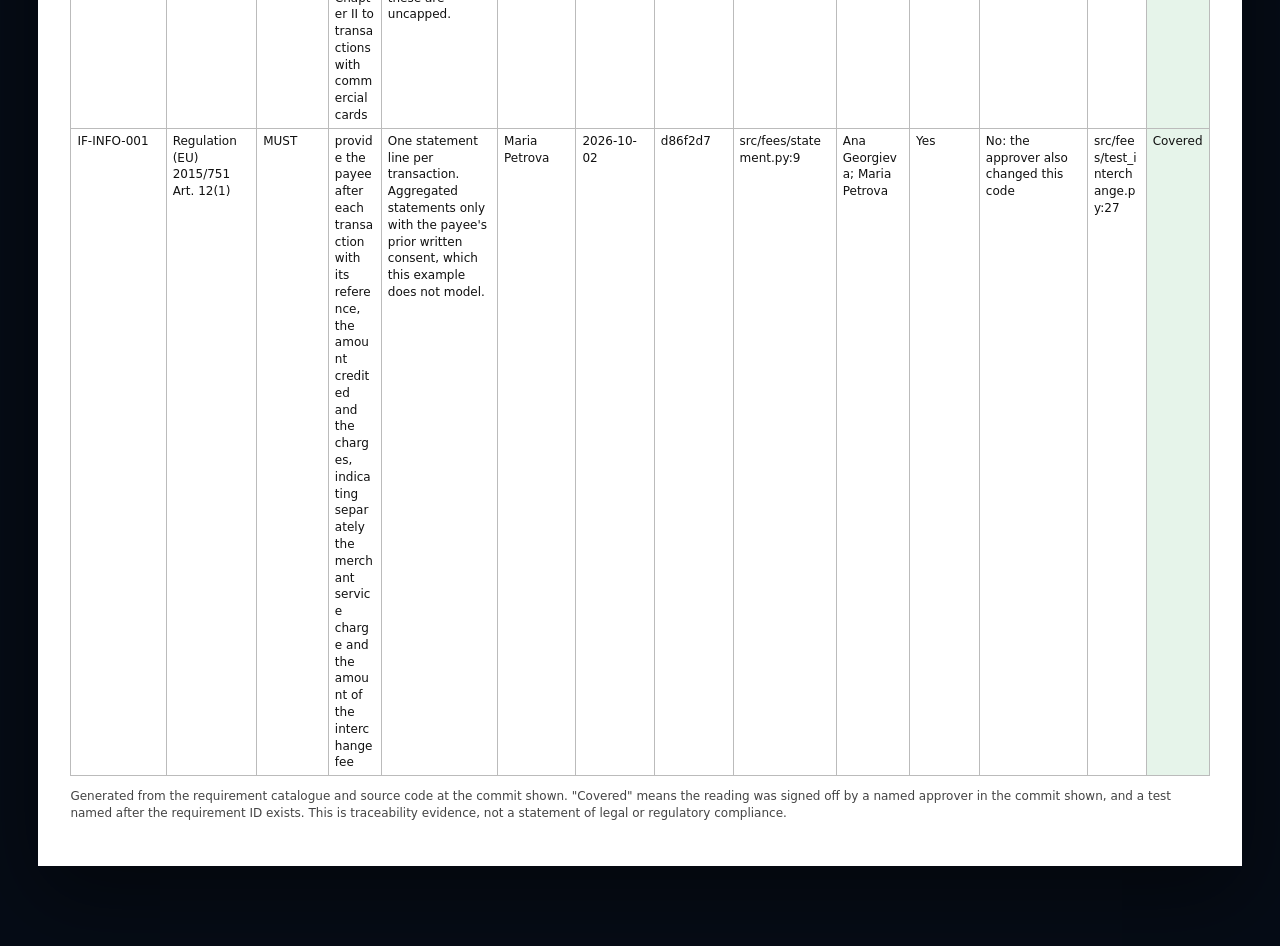
<file: sample/dora-change-record.html>
<!doctype html><html lang="en"><head><meta charset="utf-8"><meta name="viewport" content="width=device-width,initial-scale=1"><meta name="robots" content="index,follow"><meta name="description" content="Sample DORA ICT change record generated by Anchored: rule, change, AI assistance, approval and test, from git history.">
<link rel="icon" href="../brand/favicon-32.png" type="image/png" sizes="32x32"><link rel="canonical" href="https://anchored.newcleardigital.com/sample/dora-change-record.html"><title>Sample · ICT change record: rule, change, test, approval</title><link rel="stylesheet" href="../inner.css"><style>.sheet{font:12px/1.4 system-ui,sans-serif;margin:24px;color:#111;background:#fff}.sheet h1{font-size:18px;margin:0 0 4px}.sheet .meta{color:#444;margin:0 0 12px}.sheet table{border-collapse:collapse;width:100%}.sheet .wrap{overflow-x:auto}.sheet th,.sheet td{border:1px solid #bbb;padding:4px 6px;vertical-align:top;text-align:left}.sheet th{background:#eee}.sheet td{word-break:break-word}.sheet td.st{white-space:nowrap;word-break:normal}.sheet .sum td{border:none;padding:2px 12px 2px 0}.sheet .covered{background:#e6f4ea}.sheet .open,.sheet .reading-not-verified,.sheet .sign-off-unproven{background:#fdecea}.sheet .implemented-no-test{background:#fff4e5}.sheet .note{margin-top:12px;color:#444}@page{size:A4 landscape;margin:12mm}</style></head><body>
<a class="skip" href="#main">Skip to content</a>
<header class="site-header"><a class="brand" href="../" aria-label="Anchored, home"><img src="../brand/anchored-logo-paper.png" width="479" height="139" alt="Anchored"></a>
<nav class="nav" aria-label="Main"><a href="../#how">How it works</a><a href="../#value">Why Anchored</a><a href="../#start">Products</a><a href="../guides/">Guides</a><a href="../#pricing">Pricing</a><a class="header-cta" href="../#start">Start free</a></nav></header>
<main id="main" class="wide"><p class="eyebrow">Sample record</p>
<article class="sheet">
<div style="margin:0 0 16px;padding:10px 14px;border:1px solid #0b1b2e;border-left:3px solid #c8963e;background:#f4f1ea;color:#0b1b2e;font:13px/1.5 system-ui,sans-serif"><b>Sample.</b> Generated by Anchored from the public example <code>interchange-fees</code> (Regulation (EU) 2015/751). The company and the people are illustrative; the history was scripted to show every column, including one rule whose approver also changed its code. <a href="https://anchored.newcleardigital.com/?ref=sample">Anchored</a></div>
<h1>ICT change record: rule, change, test, approval</h1>
<p class="meta">Authority: Interchange Fee Regulation, Regulation (EU) 2015/751 consolidated text<br>Interpreter of record: M. Petrova, head of compliance (illustrative)<br>Commit: (sample repository)<br>Checks: Anchored 1.6.1, fingerprint 7715b6ff279e<br>Generated: 2026-10-21 12:36 EEST<br>Layout follows the ICT change-management duties of DORA (Regulation (EU) 2022/2554, Art. 9(4)(e): changes recorded, tested, assessed and approved) and RTS 2024/1774 Art. 17 (approval independent of the change).</p>
<table class="sum"><tr><td><b>Requirements</b>: 4</td><td><b>Covered</b>: 4 (100%)</td></tr></table><br>
<div class="wrap" tabindex="0" role="region" aria-label="Change record, scrolls sideways"><table><thead><tr><th>Rule ID</th><th>Source (regulation / scheme rule / contract)</th><th>Modality</th><th>Rule</th><th>Agreed interpretation</th><th>Approved by</th><th>Approved on</th><th>Approved in commit</th><th>Implemented in</th><th>Changed by</th><th>AI-assisted change</th><th>Approver independent of implementers</th><th>Tested by</th><th>Status</th></tr></thead><tbody>
<tr><td class="">IF-CAP-001</td><td class="">Regulation (EU) 2015/751 Art. 3(1)</td><td class="">MUST NOT</td><td class="">offer or request a per transaction interchange fee of more than 0.2 % of the value of the transaction for any debit card transaction</td><td class="">Applies to consumer debit and prepaid cards. The fee is rounded down to the cent, so it can never exceed the cap.</td><td class="">Maria Petrova</td><td class="">2026-10-02</td><td class="">a3ebe5a</td><td class="">src/fees/interchange.py:24</td><td class="">Ana Georgieva</td><td class="">Yes</td><td class="">Yes</td><td class="">src/fees/test_interchange.py:13</td><td class="st covered">Covered</td></tr>
<tr><td class="">IF-CAP-002</td><td class="">Regulation (EU) 2015/751 Art. 4</td><td class="">MUST NOT</td><td class="">offer or request a per transaction interchange fee of more than 0.3 % of the value of the transaction for any credit card transaction</td><td class="">Applies to consumer credit cards. Same rounding as IF-CAP-001.</td><td class="">Maria Petrova</td><td class="">2026-10-02</td><td class="">1b19bcc</td><td class="">src/fees/interchange.py:24</td><td class="">Ana Georgieva</td><td class="">Yes</td><td class="">Yes</td><td class="">src/fees/test_interchange.py:18</td><td class="st covered">Covered</td></tr>
<tr><td class="">IF-SCOPE-001</td><td class="">Regulation (EU) 2015/751 Art. 1(3)(a), Art. 2(6)</td><td class="">MAY</td><td class="">apply the scheme&#x27;s interchange fee without the caps of Chapter II to transactions with commercial cards</td><td class="">A commercial card is one issued to a business, public body or self-employed person for business expenses charged to that account. Only these are uncapped.</td><td class="">Maria Petrova</td><td class="">2026-10-02</td><td class="">3c20407</td><td class="">src/fees/interchange.py:29</td><td class="">Ana Georgieva</td><td class="">Yes</td><td class="">Yes</td><td class="">src/fees/test_interchange.py:23</td><td class="st covered">Covered</td></tr>
<tr><td class="">IF-INFO-001</td><td class="">Regulation (EU) 2015/751 Art. 12(1)</td><td class="">MUST</td><td class="">provide the payee after each transaction with its reference, the amount credited and the charges, indicating separately the merchant service charge and the amount of the interchange fee</td><td class="">One statement line per transaction. Aggregated statements only with the payee&#x27;s prior written consent, which this example does not model.</td><td class="">Maria Petrova</td><td class="">2026-10-02</td><td class="">d86f2d7</td><td class="">src/fees/statement.py:9</td><td class="">Ana Georgieva; Maria Petrova</td><td class="">Yes</td><td class="">No: the approver also changed this code</td><td class="">src/fees/test_interchange.py:27</td><td class="st covered">Covered</td></tr>
</tbody></table></div>
<p class="note">Generated from the requirement catalogue and source code at the commit shown. "Covered" means the
reading was signed off by a named approver in the commit shown, and a test named after the requirement ID exists. This is traceability
evidence, not a statement of legal or regulatory compliance.</p>
</article>
</main>
</body></html>
</file>
<file: inner.css>
/* Inner pages (guides, sample record): the home page's system without the film.
   Navy ground, paper ink, one brass thread; same header and nav as home. */
@font-face{font-family:"Inter Tight";src:url(fonts/inter-tight.woff2) format("woff2");font-weight:100 900;font-display:swap}
@font-face{font-family:"IBM Plex Mono";src:url(fonts/ibm-plex-mono-400.woff2) format("woff2");font-weight:400;font-display:swap}
@font-face{font-family:"IBM Plex Mono";src:url(fonts/ibm-plex-mono-500.woff2) format("woff2");font-weight:500;font-display:swap}
@view-transition{navigation:auto}
:root{
  --navy:#0b1b2e;--paper:#f4f1ea;--brass:#c8963e;--gold:#f0c06a;
  --ink:var(--paper);--muted:#93a1b1;--hair:rgba(147,161,177,.26);--sunken:rgba(19,38,59,.78);--accent-fill:rgba(200,150,62,.34);
  --sans:"Inter Tight","Helvetica Neue",Arial,sans-serif;--mono:"IBM Plex Mono",ui-monospace,Menlo,monospace;
  --pad:clamp(16px,6vw,96px);color-scheme:dark}
*,*::before,*::after{box-sizing:border-box}
html{-webkit-text-size-adjust:100%;background:#060c16}
body{margin:0;background:radial-gradient(120% 60% at 50% 0,#0e2033,#081422 55%,#060c16) no-repeat #060c16;color:var(--ink);font:400 1.0625rem/1.6 var(--sans);-webkit-font-smoothing:antialiased}
a{color:var(--ink);text-decoration:none;background:linear-gradient(var(--gold),var(--gold)) no-repeat 0 100%/0 1px;box-shadow:inset 0 -1px var(--hair);transition:background-size .3s cubic-bezier(.2,.7,.2,1),color .2s}
a:hover{background-size:100% 1px;color:var(--gold)}
a:focus-visible{outline:2px solid var(--brass);outline-offset:2px}
.skip{position:absolute;left:-999px}.skip:focus{left:16px;top:.5rem;z-index:20;background:var(--navy);padding:.5rem .8rem;border:1px solid var(--muted)}

/* Header: the same bar as home */
.site-header{position:sticky;top:0;z-index:10;display:flex;align-items:center;gap:1.5rem;padding:1rem max(var(--pad),calc((100% - 1280px) / 2 + var(--pad)));background:#060c16;border-bottom:1px solid var(--hair);view-transition-name:site-header}
.site-header a{box-shadow:none}
.brand{display:inline-flex;margin-right:auto;background:none!important}
.brand img{display:block;height:30px;width:auto}
.nav{display:flex;align-items:center;gap:1.75rem;font-size:.9375rem;color:var(--muted)}
.nav a{color:inherit}.nav a:hover,.nav a[aria-current]{color:var(--ink)}
.header-cta{padding:.55rem 1rem;border:1px solid var(--ink);border-radius:2px;font-size:.875rem;font-weight:600;color:var(--navy)!important;background:var(--ink)!important;white-space:nowrap;transition:background-color .2s,border-color .2s}
.header-cta:hover{background:var(--gold)!important;border-color:var(--gold)}
@media (max-width:860px){.nav a:not(.header-cta){display:none}.brand img{height:26px}}

/* Article */
main{max-width:46rem;margin:0 auto;padding:3rem 16px 5rem}
.eyebrow{margin:0 0 1rem;padding-top:1.25rem;border-top:1px solid var(--brass);font:500 .75rem/1.33 var(--mono);letter-spacing:.24em;text-transform:uppercase;color:var(--brass)}
h1{font:600 clamp(2rem,5vw,3.25rem)/1.06 var(--sans);letter-spacing:-.025em;margin:0 0 1.4rem;text-wrap:balance}
h2{font:600 1.5rem/1.25 var(--sans);letter-spacing:-.015em;margin:3rem 0 .9rem;text-wrap:balance}
.lede{font-size:1.25rem;line-height:1.5;color:var(--ink)}
p,li,dd{color:#c3ccd6}
b,strong{color:var(--ink)}
ol,ul{padding-left:1.25rem}
li{margin:.45rem 0}
li::marker{color:var(--brass);font:500 .875rem var(--mono)}
code{font:400 .875em var(--mono);background:var(--sunken);padding:.05em .3em;color:var(--ink)}
pre{background:var(--sunken);border:1px solid var(--hair);color:var(--ink);font:400 .8125rem/1.6 var(--mono);padding:1.1rem 1.25rem;overflow-x:auto}
pre code{background:none;padding:0}
table{width:100%;border-collapse:collapse;font-size:.9375rem;display:block;overflow-x:auto;border-top:1px solid var(--brass)}
th,td{text-align:left;vertical-align:top;padding:.7rem .8rem;border-bottom:1px solid var(--hair)}
th{font:500 .75rem var(--sans);letter-spacing:.2em;text-transform:uppercase;color:var(--muted)}

/* Try it: the brass-edged panel */
.box{margin-top:3.5rem;padding:1.75rem;background:var(--sunken);border:1px solid var(--brass)}
.box h2{margin-top:0}
.box p{color:var(--muted)}
.box .links{display:flex;flex-wrap:wrap;gap:.75rem 1.5rem;font-weight:600;font-size:.9375rem}
.faq{border-top:1px solid var(--hair);margin:0}
.faq dt{font:600 1.0625rem var(--sans);margin-top:1.4rem}.faq dd{margin:.35rem 0 0;color:var(--muted)}
.more{margin-top:3.5rem;padding-top:1.25rem;border-top:1px solid var(--brass)}
.more > p{font:500 .75rem var(--mono);letter-spacing:.24em;text-transform:uppercase;color:var(--brass)}
.more ul{list-style:none;padding:0}
.more li{position:relative;padding-left:1.1rem}
.more li::before{content:"";position:absolute;left:0;top:.65em;width:6px;height:6px;background:var(--brass)}

/* Guides index: numbered rows, like the home guide list */
.guide-list{list-style:none;padding:0;margin:2rem 0 0;counter-reset:g;border-top:1px solid var(--hair)}
.guide-list li{counter-increment:g;margin:0;border-bottom:1px solid var(--hair)}
.guide-list a{display:grid;grid-template-columns:3rem minmax(0,1fr);gap:.4rem 0;padding:1.4rem 0;background:none;box-shadow:none}
.guide-list a::before{content:"0" counter(g);grid-row:span 2;font:500 .8125rem/1.9 var(--mono);color:var(--brass)}
.guide-list h2{margin:0;font-size:1.25rem;line-height:1.3;justify-self:start;background:linear-gradient(var(--gold),var(--gold)) no-repeat 0 100%/0 1px;transition:color .2s,background-size .3s cubic-bezier(.2,.7,.2,1)}
.guide-list p{margin:0;color:var(--muted);font-size:.9375rem}
.guide-list a:hover{color:var(--ink)}
.guide-list a:hover h2{color:var(--gold);background-size:100% 1px}
.brand img{transition:transform .3s cubic-bezier(.2,.7,.2,1)}
.brand:hover img{transform:translateY(2px)}

/* Sample record: the exported sheet, white, on the navy desk. Its own CSS is scoped to .sheet;
   these undo the article styles above that would otherwise reach into it. */
main.wide{max-width:1600px;padding-inline:clamp(16px,3vw,48px)}
.sheet{margin:0!important;padding:clamp(16px,3vw,32px);border-top:3px solid var(--brass);box-shadow:0 30px 80px rgba(0,0,0,.45)}
.sheet h1{font-family:system-ui,sans-serif;font-weight:700;letter-spacing:0;line-height:1.3;text-wrap:wrap}
.sheet p{color:inherit}
.sheet table{display:table;border-top:0;font-size:inherit}
.sheet td:first-child{white-space:nowrap;word-break:normal}
@media (max-width:860px){.sheet .wrap table{min-width:80rem}}
.sheet th{font:600 12px/1.4 system-ui,sans-serif;letter-spacing:0;text-transform:none;color:#111}
.sheet td{color:#111}
.sheet code{background:none;padding:0;color:inherit;font-size:.95em}
.sheet b{color:inherit}
.sheet a{color:#0b1b2e;box-shadow:inset 0 -1px #0b1b2e}
.sheet a:hover{color:#0b1b2e}
@media print{.site-header,.skip,main.wide > .eyebrow{display:none}body,html{background:#fff}main.wide{padding:0;max-width:none}.sheet{padding:0;border:0;box-shadow:none}}

footer{max-width:46rem;margin:0 auto;padding:2rem 16px 3rem;color:var(--muted);font:400 .8125rem/1.6 var(--mono);border-top:1px solid var(--hair)}

@media (prefers-reduced-motion:reduce){@view-transition{navigation:none}a,.header-cta{transition:none}}
</file>
